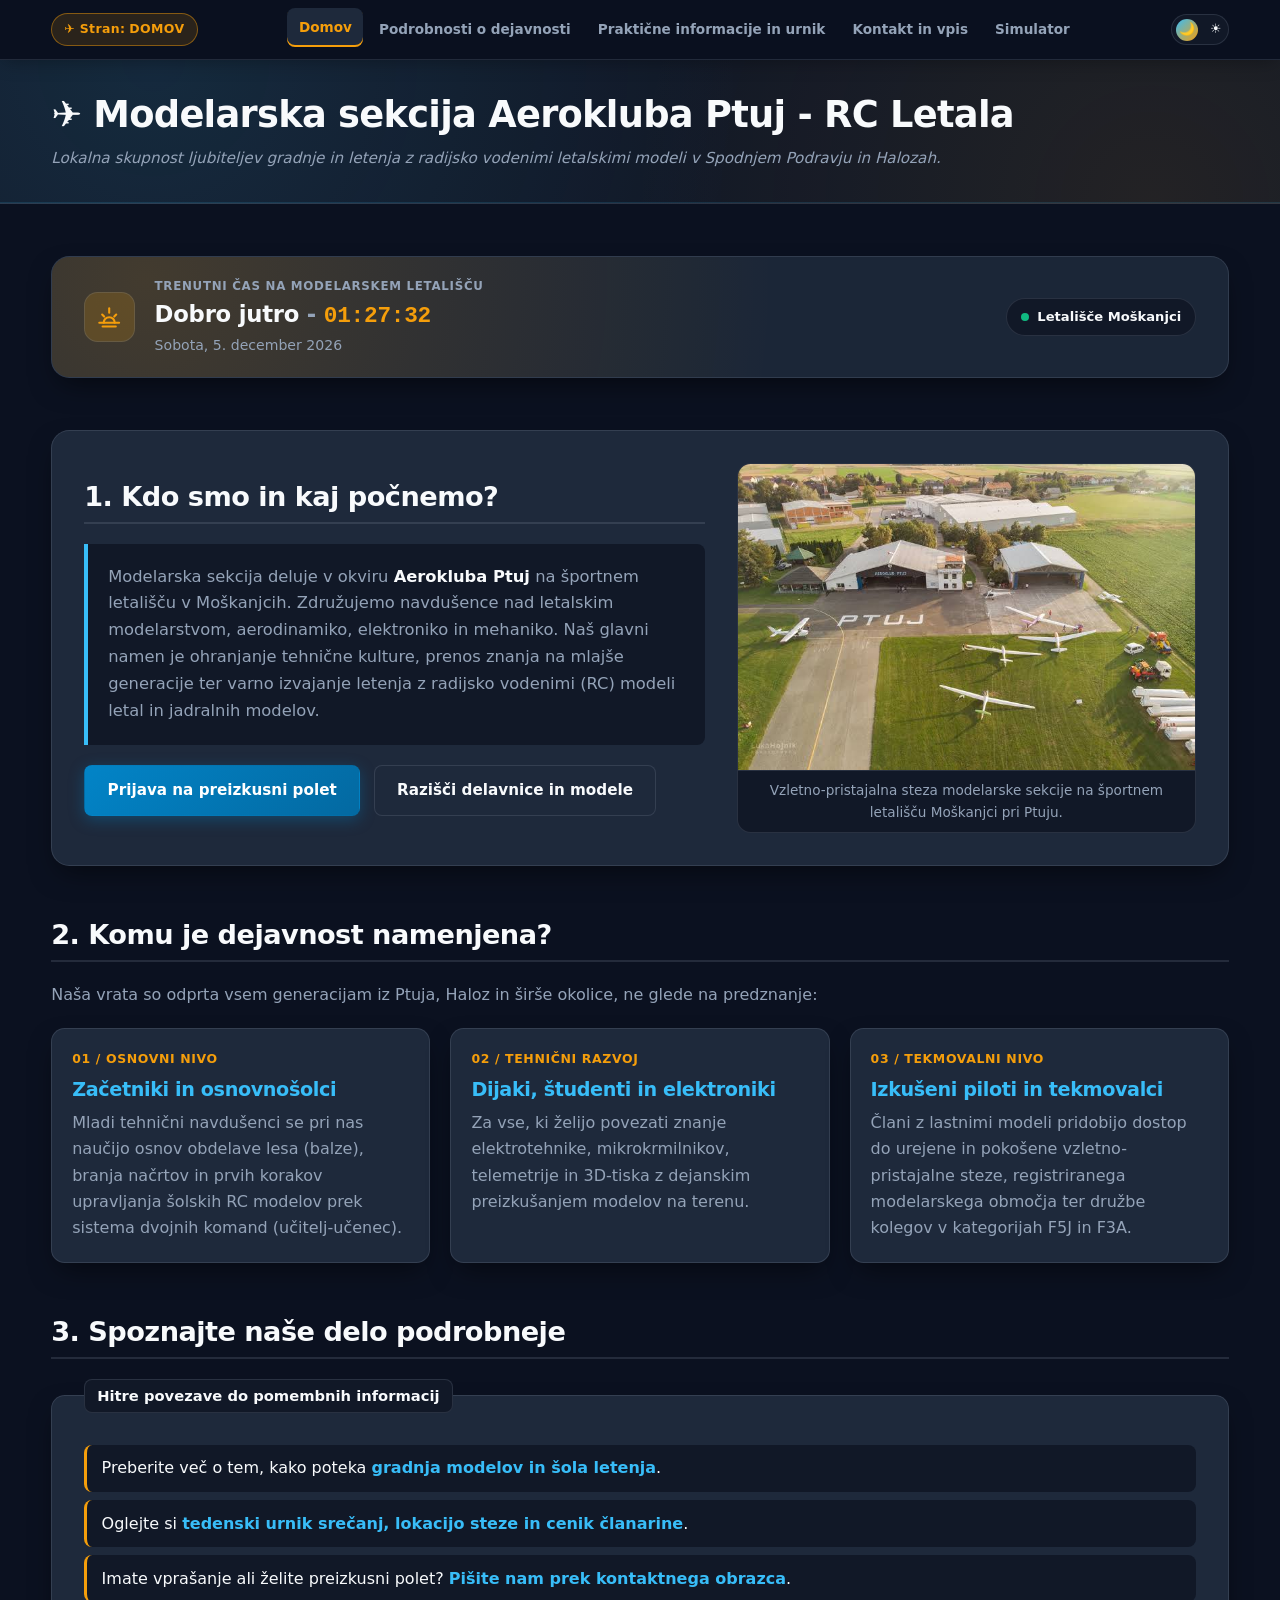
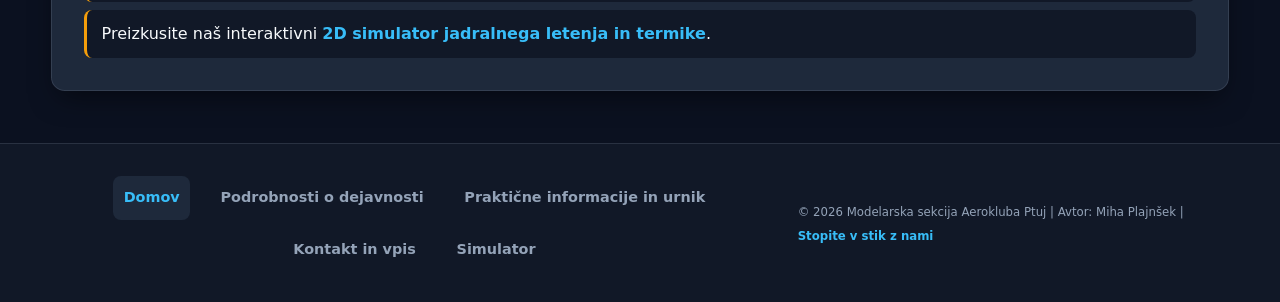
<file: index.html>
<!DOCTYPE html>
<html lang="sl">
<head>
    <meta charset="UTF-8">
    <meta name="viewport" content="width=device-width, initial-scale=1.0">
    <meta name="description" content="Predstavitev Modelarske sekcije Aerokluba Ptuj. Gradnja in letenje z radijsko vodenimi (RC) letali na letališču Moškanjci.">
    <meta name="author" content="Miha Plajnšek">
    <title>RC Modelarstvo Ptuj - Predstavitev</title>
    <!-- // Skupna CSS datoteka za celotno spletno stran -->
    <link rel="stylesheet" href="CSS/style.css">
    <!-- // Unikatna CSS datoteka za vstopno stran -->
    <link rel="stylesheet" href="CSS/index.css">
    <!-- // Skupna JS skripta za temo in navigacijo -->
    <script src="JS/common.js"></script>
    <!-- // Skripta za pozdrav in uro v živo -->
    <script src="JS/index.js" defer></script>
</head>
<body>

    <!--
    //**********************************************************
    // Pripeta zgornja vrstica (Sticky Top Bar):               *
    // Rumeni napis trenutne strani, Pure-CSS DDL meni in tema *
    //**********************************************************
    -->
    <nav class="pripeta-vrstica" aria-label="Glavna navigacija">
        <div class="vsebnik pripeta-notranjost">
            <!-- // Rumeni napis, ki je vedno pripet na vrhu in kaže trenutno stran -->
            <span class="znacka-sekcije">&#9992; Stran: <strong>Domov</strong></span>

            <div class="pripeta-kontrole">
                <!-- // Pure-CSS DDL (spustni meni) za mobilne zaslone brez JS -->
                <input type="checkbox" id="meni-ddl-stikalo" class="skrit-checkbox" aria-label="Odpri navigacijski meni">
                <label for="meni-ddl-stikalo" class="meni-ddl-gumb">
                    <span class="ddl-tekst">Meni</span>
                    <span class="ddl-puscica" aria-hidden="true"></span>
                </label>

                <!-- // Pure-CSS Light/Dark stikalo brez JavaScripta -->
                <div class="tema-preklopnik">
                    <input type="checkbox" id="tema-stikalo" class="skrit-checkbox" aria-label="Preklopi med temnim in svetlim načinom">
                    <label for="tema-stikalo" class="tema-oznaka" title="Preklopi svetli / temni način">
                        <span class="tema-ikona" aria-hidden="true"></span>
                        <span class="tema-ikona" aria-hidden="true"></span>
                        <span class="tema-kroglica"></span>
                    </label>
                </div>
            </div>

            <!-- // Navigacijske povezave (DDL spustni seznam na mobilu, vrstica na namizju) -->
            <ul class="nav-seznam">
                <li><a href="index.html" aria-current="page" class="aktiven">Domov</a></li>
                <li><a href="dejavnost.html">Podrobnosti o dejavnosti</a></li>
                <li><a href="informacije.html">Praktične informacije in urnik</a></li>
                <li><a href="kontakt.html">Kontakt in vpis</a></li>
                <li><a href="simulator.html">Simulator</a></li>
            </ul>
        </div>
    </nav>

    <!--
    //**********************************************************
    // Glava strani z naslovom (se normalno odrola ob drsenju) *
    //**********************************************************
    -->
    <header class="glava-strani">
        <div class="vsebnik glava-vrstica">
            <div class="glava-naslovni-del">
                <h1 id="domov-glavni-naslov">&#9992; Modelarska sekcija Aerokluba Ptuj - RC Letala</h1>
                <p id="domov-podnaslov" class="glava-podnaslov"><em>Lokalna skupnost ljubiteljev gradnje in letenja z radijsko vodenimi letalskimi modeli v Spodnjem Podravju in Halozah.</em></p>
            </div>
        </div>
    </header>

    <!--
    //**********************************************************
    // Glavna vsebina vstopne strani (index.html)              *
    //**********************************************************
    -->
    <main class="vsebnik">

        <!-- // Pozdrav glede na del dneva in ura v živo -->
        <section id="pozdrav-ura-sklop" aria-label="Pozdrav in trenutni čas"></section>

        <!-- // 1. SKLOP: Prepoznavno uvodno območje (Hero), CTA in urejena fotografija -->
        <section id="o-nas">
            <div id="uvodni-grid">
                <div id="uvodni-tekst">
                    <h2 id="naslov-o-nas">1. Kdo smo in kaj počnemo?</h2>
                    <blockquote id="citat-o-nas">
                        <p id="odstavek-o-nas">
                            Modelarska sekcija deluje v okviru <strong>Aerokluba Ptuj</strong> na športnem letališču v Moškanjcih. 
                            Združujemo navdušence nad letalskim modelarstvom, aerodinamiko, elektroniko in mehaniko. 
                            Naš glavni namen je ohranjanje tehnične kulture, prenos znanja na mlajše generacije ter varno 
                            izvajanje letenja z radijsko vodenimi (RC) modeli letal in jadralnih modelov.
                        </p>
                    </blockquote>

                    <!-- // Jasen glavni poziv k dejanju (CTA) -->
                    <div id="uvodni-cta-sklop">
                        <a href="kontakt.html" id="glavni-cta-gumb" class="gumb-primarni">Prijava na preizkusni polet</a>
                        <a href="dejavnost.html" id="sekundarni-cta-gumb" class="gumb-sekundarni">Razišči delavnice in modele</a>
                    </div>
                </div>

                <!-- // Urejena prilagodljiva fotografija (vektorska grafika steze in RC letala) -->
                <figure id="domov-fotografija">
                    <img 
                        id="slika-letalisce" 
                        src="Slike/aeroklub.jpg" 
                        alt="Prikaz vzletno-pristajalne steze letališča Moškanjci">
                    <figcaption id="opis-slike-domov">
                        Vzletno-pristajalna steza modelarske sekcije na športnem letališču Moškanjci pri Ptuju.
                    </figcaption>
                </figure>
            </div>
        </section>

        <!-- // 2. SKLOP: Komu je dejavnost namenjena (CSS Grid postavitev kartic) -->
        <section id="komu-je-namenjeno">
            <h2 id="naslov-skupine">2. Komu je dejavnost namenjena?</h2>
            <p id="opis-skupine">Naša vrata so odprta vsem generacijam iz Ptuja, Haloz in širše okolice, ne glede na predznanje:</p>

            <div id="ciljne-skupine-mreza">
                <article id="kartica-zacetniki">
                    <span id="znacka-zacetniki" class="kartica-stopnja">01 / Osnovni nivo</span>
                    <h3 id="naslov-zacetniki">Začetniki in osnovnošolci</h3>
                    <p id="besedilo-zacetniki">
                        Mladi tehnični navdušenci se pri nas naučijo osnov obdelave lesa (balze), branja načrtov 
                        in prvih korakov upravljanja šolskih RC modelov prek sistema dvojnih komand (učitelj-učenec).
                    </p>
                </article>

                <article id="kartica-dijaki">
                    <span id="znacka-dijaki" class="kartica-stopnja">02 / Tehnični razvoj</span>
                    <h3 id="naslov-dijaki">Dijaki, študenti in elektroniki</h3>
                    <p id="besedilo-dijaki">
                        Za vse, ki želijo povezati znanje elektrotehnike, mikrokrmilnikov, telemetrije in 3D-tiska 
                        z dejanskim preizkušanjem modelov na terenu.
                    </p>
                </article>

                <article id="kartica-izkuseni">
                    <span id="znacka-izkuseni" class="kartica-stopnja">03 / Tekmovalni nivo</span>
                    <h3 id="naslov-izkuseni">Izkušeni piloti in tekmovalci</h3>
                    <p id="besedilo-izkuseni">
                        Člani z lastnimi modeli pridobijo dostop do urejene in pokošene vzletno-pristajalne steze, 
                        registriranega modelarskega območja ter družbe kolegov v kategorijah F5J in F3A.
                    </p>
                </article>
            </div>
        </section>

        <!-- // 3. SKLOP: Spoznajte naše delo podrobneje (Hitre povezave) -->
        <section id="povabilo">
            <h2 id="naslov-povabilo">3. Spoznajte naše delo podrobneje</h2>
            <fieldset id="okvir-povabilo">
                <legend id="legenda-povabilo"><strong>Hitre povezave do pomembnih informacij</strong></legend>
                <ul id="seznam-povabilo">
                    <li id="povezava-element-1">Preberite več o tem, kako poteka <a href="dejavnost.html" id="povezava-dejavnost">gradnja modelov in šola letenja</a>.</li>
                    <li id="povezava-element-2">Oglejte si <a href="informacije.html" id="povezava-informacije">tedenski urnik srečanj, lokacijo steze in cenik članarine</a>.</li>
                    <li id="povezava-element-3">Imate vprašanje ali želite preizkusni polet? <a href="kontakt.html" id="povezava-kontakt">Pišite nam prek kontaktnega obrazca</a>.</li>
                    <li id="povezava-element-4">Preizkusite naš interaktivni <a href="simulator.html" id="povezava-simulator">2D simulator jadralnega letenja in termike</a>.</li>
                </ul>
            </fieldset>
        </section>

    </main>

    <!--
    //**********************************************************
    // Noga spletne strani s spodnjo (footer) navigacijo       *
    //**********************************************************
    -->
    <footer class="noga-strani">
        <div class="vsebnik noga-notranjost">
            <nav class="noga-navigacija" aria-label="Spodnja navigacija">
                <ul class="noga-seznam">
                    <li><a href="index.html" aria-current="page" class="aktiven">Domov</a></li>
                    <li><a href="dejavnost.html">Podrobnosti o dejavnosti</a></li>
                    <li><a href="informacije.html">Praktične informacije in urnik</a></li>
                    <li><a href="kontakt.html">Kontakt in vpis</a></li>
                    <li><a href="simulator.html">Simulator</a></li>
                </ul>
            </nav>
            <p class="noga-avtorske">
                <small>&copy; 2026 Modelarska sekcija Aerokluba Ptuj | Avtor: Miha Plajnšek | <a href="kontakt.html">Stopite v stik z nami</a></small>
            </p>
        </div>
    </footer>

</body>
</html>
</file>
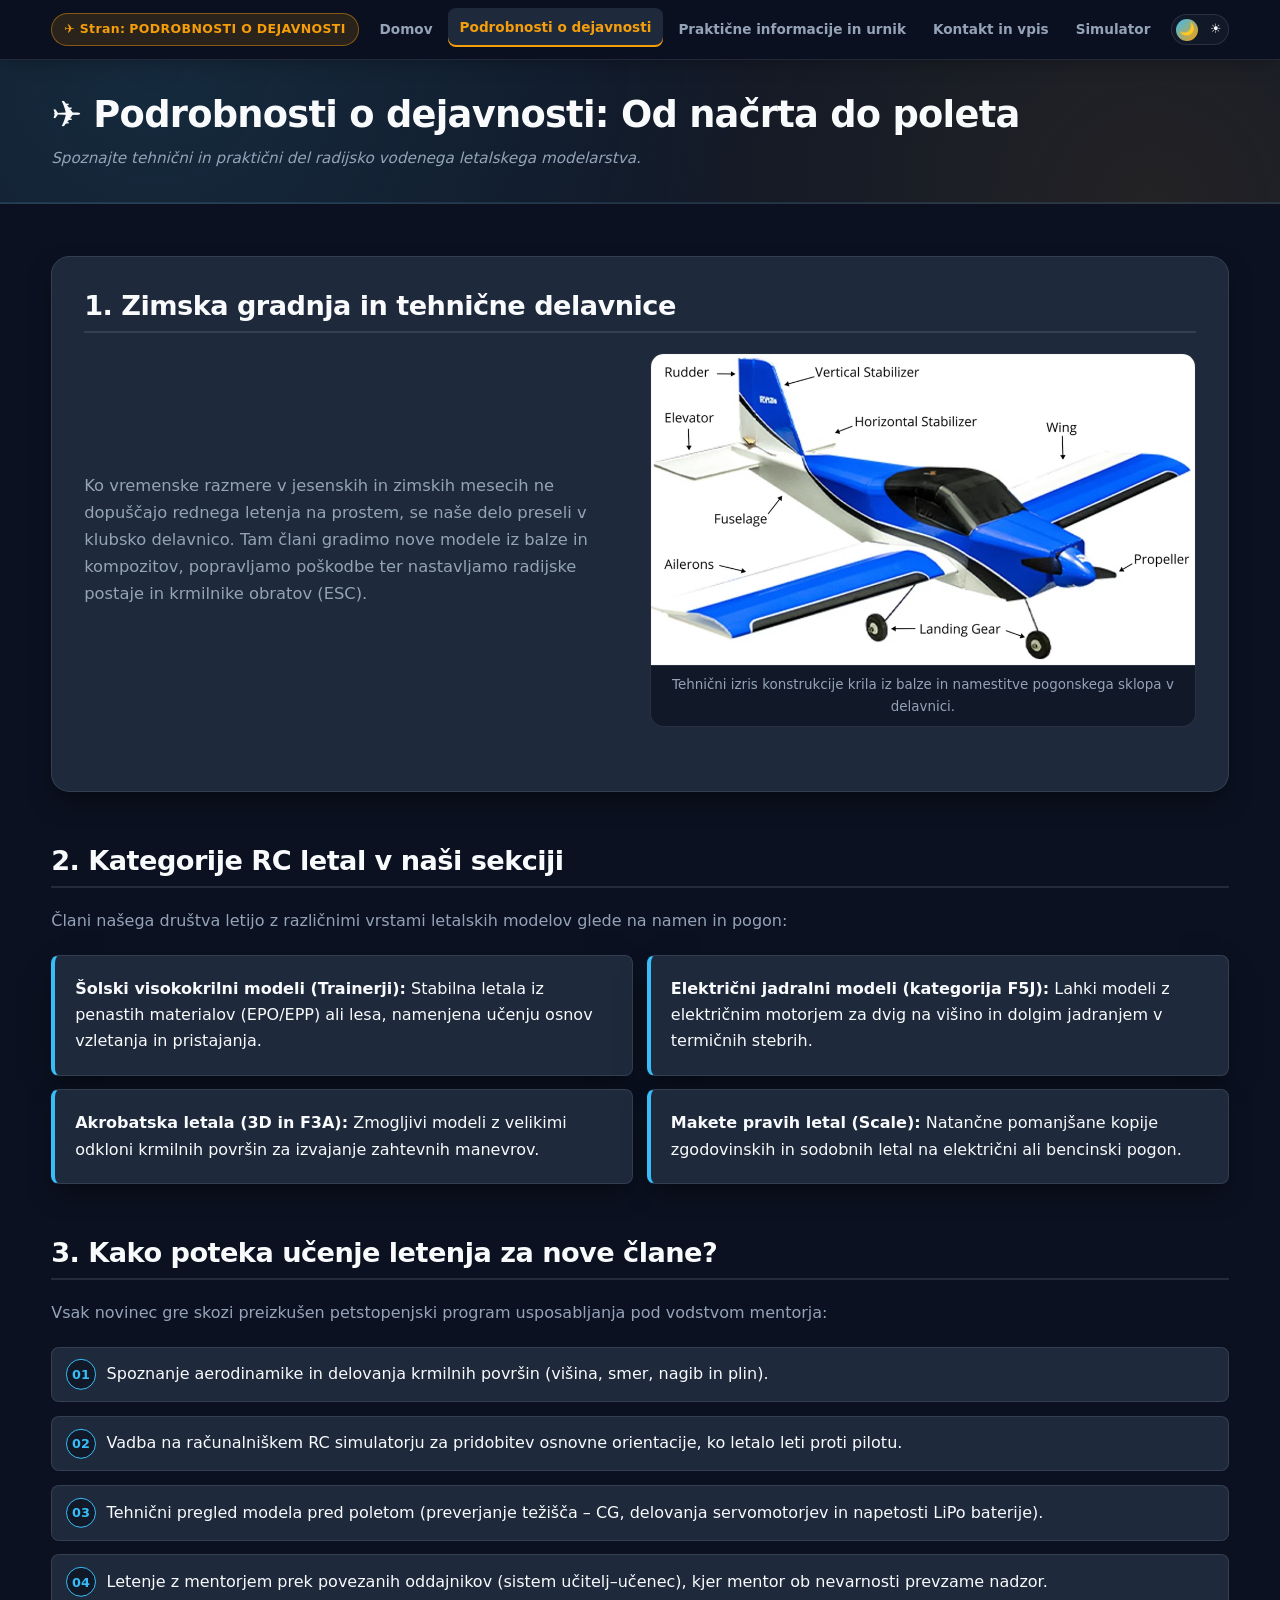
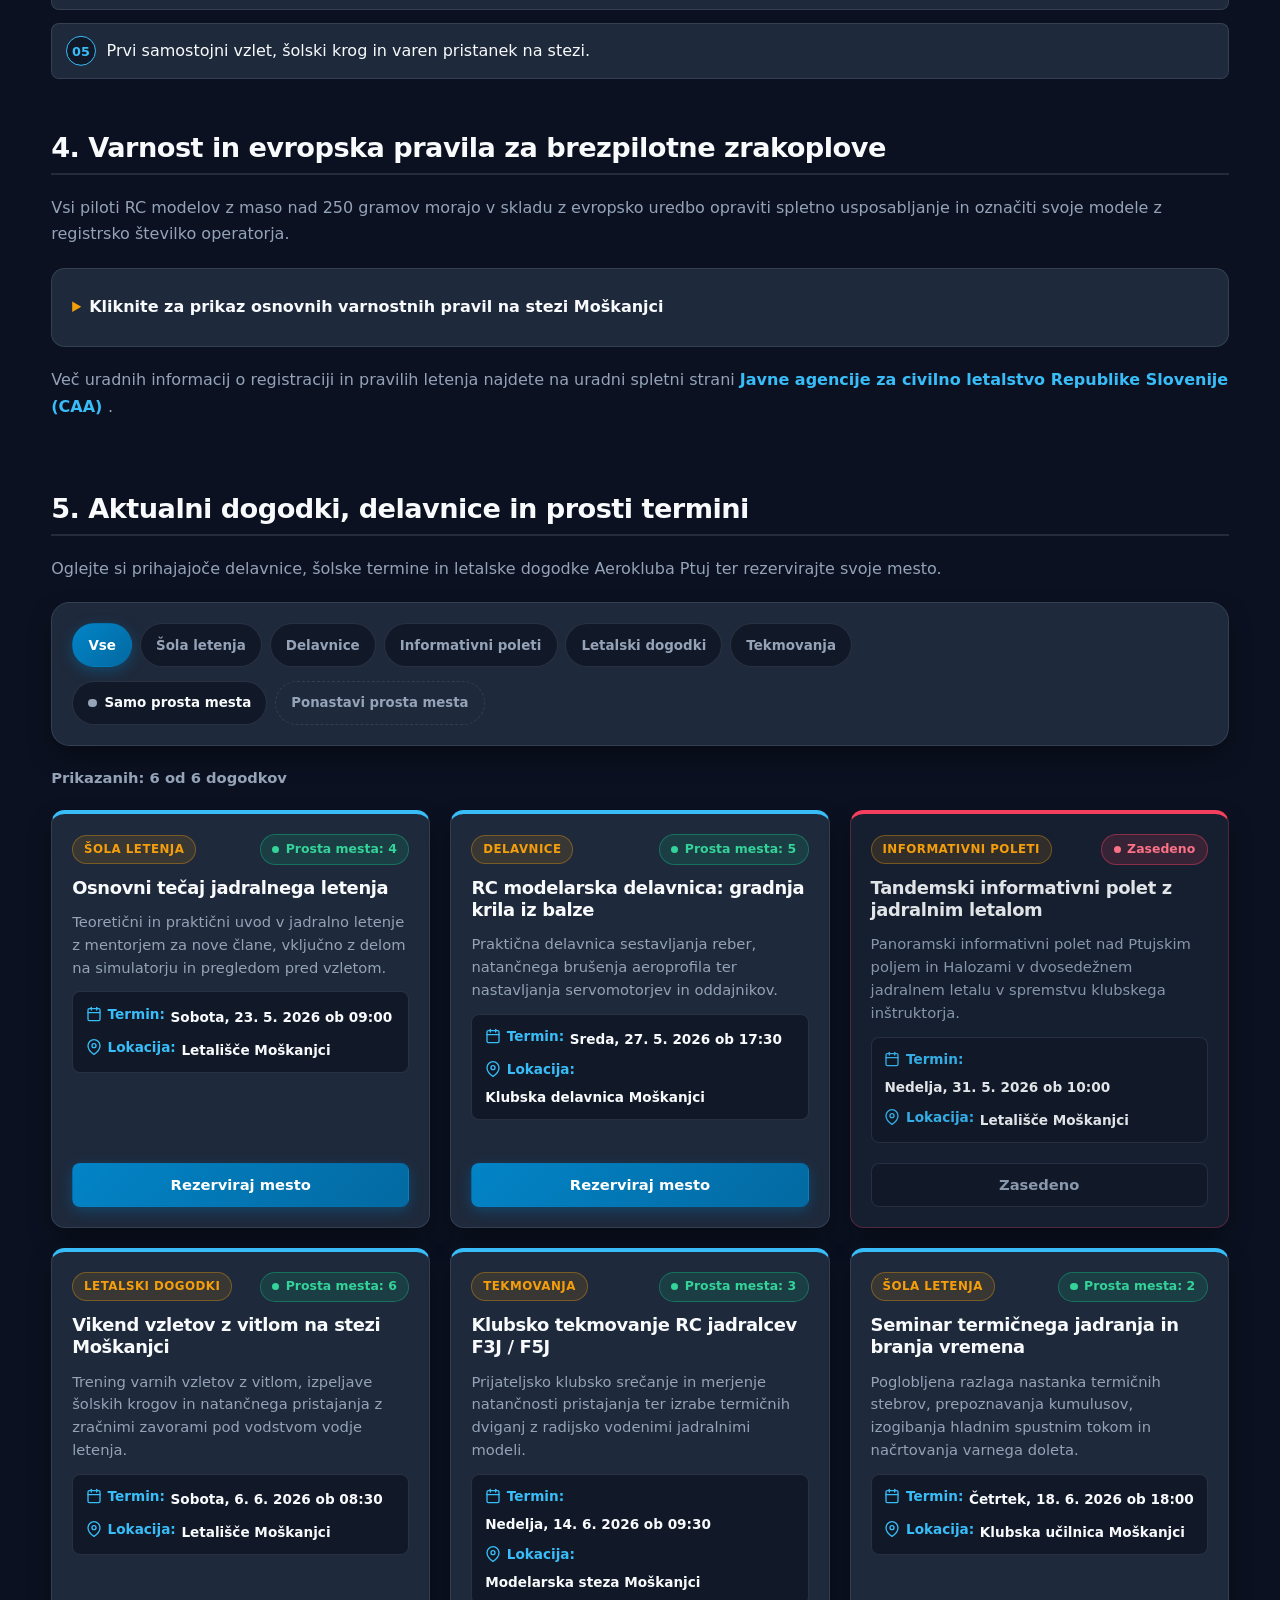
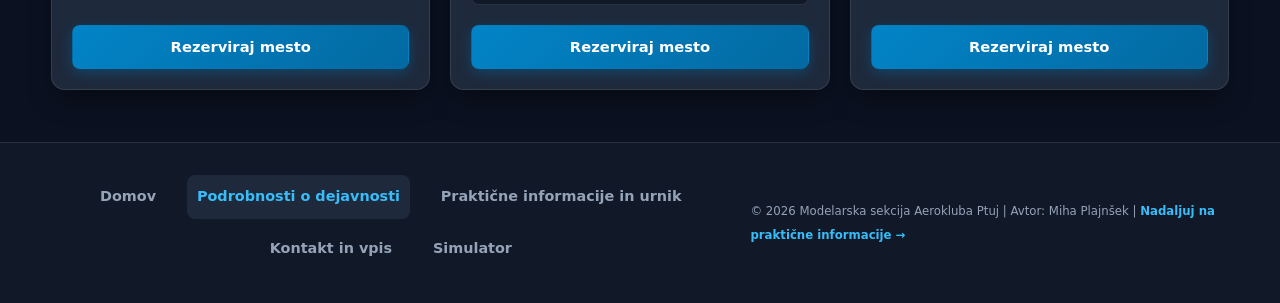
<file: dejavnost.html>
<!DOCTYPE html>
<html lang="sl">
<head>
    <meta charset="UTF-8">
    <meta name="viewport" content="width=device-width, initial-scale=1.0">
    <meta name="description" content="Podrobna predstavitev dejavnosti RC modelarstva: kategorije letal, potek delavnic in varnostna pravila letenja.">
    <meta name="author" content="Miha Plajnšek">
    <title>RC Modelarstvo Ptuj – Podrobnosti o dejavnosti</title>
    <!-- // Skupna CSS datoteka -->
    <link rel="stylesheet" href="CSS/style.css">
    <!-- // Unikatna CSS datoteka za podstran Dejavnost -->
    <link rel="stylesheet" href="CSS/dejavnost.css">
    <!-- // Skupna JS skripta za temo in navigacijo -->
    <script src="JS/common.js"></script>
    <!-- // Unikatna JS skripta za podstran Dejavnost -->
    <script src="JS/dejavnost.js" defer></script>
</head>
<body>

    <!--
    //**********************************************************
    // Pripeta zgornja vrstica (Sticky Top Bar):               *
    // Rumeni napis trenutne strani, Pure-CSS DDL meni in tema *
    //**********************************************************
    -->
    <nav class="pripeta-vrstica" aria-label="Glavna navigacija">
        <div class="vsebnik pripeta-notranjost">
            <!-- // Rumeni napis, ki je vedno pripet na vrhu in kaže trenutno stran -->
            <span class="znacka-sekcije">&#9992; Stran: <strong>Podrobnosti o dejavnosti</strong></span>

            <div class="pripeta-kontrole">
                <!-- // Pure-CSS DDL (spustni meni) za mobilne zaslone brez JS -->
                <input type="checkbox" id="meni-ddl-stikalo" class="skrit-checkbox" aria-label="Odpri navigacijski meni">
                <label for="meni-ddl-stikalo" class="meni-ddl-gumb">
                    <span class="ddl-tekst">Meni</span>
                    <span class="ddl-puscica" aria-hidden="true"></span>
                </label>

                <!-- // Pure-CSS Light/Dark stikalo brez JavaScripta -->
                <div class="tema-preklopnik">
                    <input type="checkbox" id="tema-stikalo" class="skrit-checkbox" aria-label="Preklopi med temnim in svetlim načinom">
                    <label for="tema-stikalo" class="tema-oznaka" title="Preklopi svetli / temni način">
                        <span class="tema-ikona" aria-hidden="true"></span>
                        <span class="tema-ikona" aria-hidden="true"></span>
                        <span class="tema-kroglica"></span>
                    </label>
                </div>
            </div>

            <!-- // Navigacijske povezave (DDL spustni seznam na mobilu, vrstica na namizju) -->
            <ul class="nav-seznam">
                <li><a href="index.html">Domov</a></li>
                <li><a href="dejavnost.html" aria-current="page" class="aktiven">Podrobnosti o dejavnosti</a></li>
                <li><a href="informacije.html">Praktične informacije in urnik</a></li>
                <li><a href="kontakt.html">Kontakt in vpis</a></li>
                <li><a href="simulator.html">Simulator</a></li>
            </ul>
        </div>
    </nav>

    <!--
    //**********************************************************
    // Glava strani z naslovom (se normalno odrola ob drsenju) *
    //**********************************************************
    -->
    <header class="glava-strani">
        <div class="vsebnik glava-vrstica">
            <div class="glava-naslovni-del">
                <h1 id="dejavnost-glavni-naslov">&#9992; Podrobnosti o dejavnosti: Od načrta do poleta</h1>
                <p id="dejavnost-podnaslov" class="glava-podnaslov"><em>Spoznajte tehnični in praktični del radijsko vodenega letalskega modelarstva.</em></p>
            </div>
        </div>
    </header>

    <!--
    //**********************************************************
    // Glavna vsebina podstrani Dejavnost (dejavnost.html)     *
    //**********************************************************
    -->
    <main class="vsebnik">

        <!-- // 1. SKLOP: Kombinacija slike in besedila + tehnična skica -->
        <section id="delavnica">
            <h2 id="naslov-delavnica">1. Zimska gradnja in tehnične delavnice</h2>

            <div id="delavnica-slika-besedilo">
                <div id="delavnica-opisni-del">
                    <p id="odstavek-delavnica">
                        Ko vremenske razmere v jesenskih in zimskih mesecih ne dopuščajo rednega letenja na prostem, 
                        se naše delo preseli v klubsko delavnico. Tam člani gradimo nove modele iz balze in kompozitov, 
                        popravljamo poškodbe ter nastavljamo radijske postaje in krmilnike obratov (ESC).
                    </p>
                </div>

                <figure id="delavnica-fotografija">
                    <img 
                        id="slika-delavnica" 
                        src="Slike/rc-plane.webp" 
                        alt=" [ Propeler in brezkrtačni motor ]
                                       |
                                     __|__
               Krilo (nagib) -------/  |  \------- Krilo (nagib)
                ===================[ TRUP ]===================
                                       |
                                       |--- Trup (baterija LiPo + sprejemnik)
                                       |
                              ---------+--------- Višinsko krmilo
                                       |
                                  Smerno krmilo">
                    <figcaption id="opis-slike-delavnica">
                        Tehnični izris konstrukcije krila iz balze in namestitve pogonskega sklopa v delavnici.
                    </figcaption>
                </figure>
            </div>
        </section>

        <!-- // 2. SKLOP: Kategorije RC letal (oblikovan neurejen seznam) -->
        <section id="kategorije-modelov">
            <h2 id="naslov-kategorije">2. Kategorije RC letal v naši sekciji</h2>
            <p id="uvod-kategorije">Člani našega društva letijo z različnimi vrstami letalskih modelov glede na namen in pogon:</p>
            <ul id="seznam-kategorij">
                <li id="kategorija-trainer"><strong>Šolski visokokrilni modeli (Trainerji):</strong> Stabilna letala iz penastih materialov (EPO/EPP) ali lesa, namenjena učenju osnov vzletanja in pristajanja.</li>
                <li id="kategorija-f5j"><strong>Električni jadralni modeli (kategorija F5J):</strong> Lahki modeli z električnim motorjem za dvig na višino in dolgim jadranjem v termičnih stebrih.</li>
                <li id="kategorija-3d"><strong>Akrobatska letala (3D in F3A):</strong> Zmogljivi modeli z velikimi odkloni krmilnih površin za izvajanje zahtevnih manevrov.</li>
                <li id="kategorija-scale"><strong>Makete pravih letal (Scale):</strong> Natančne pomanjšane kopije zgodovinskih in sodobnih letal na električni ali bencinski pogon.</li>
            </ul>
        </section>

        <!-- // 3. SKLOP: Šola letenja (oblikovan oštevilčen seznam korakov) -->
        <section id="sola-letenja">
            <h2 id="naslov-sola">3. Kako poteka učenje letenja za nove člane?</h2>
            <p id="uvod-sola">Vsak novinec gre skozi preizkušen petstopenjski program usposabljanja pod vodstvom mentorja:</p>
            <ol id="koraki-ucenja">
                <li id="korak-1">Spoznanje aerodinamike in delovanja krmilnih površin (višina, smer, nagib in plin).</li>
                <li id="korak-2">Vadba na računalniškem RC simulatorju za pridobitev osnovne orientacije, ko letalo leti proti pilotu.</li>
                <li id="korak-3">Tehnični pregled modela pred poletom (preverjanje težišča – CG, delovanja servomotorjev in napetosti LiPo baterije).</li>
                <li id="korak-4">Letenje z mentorjem prek povezanih oddajnikov (sistem učitelj–učenec), kjer mentor ob nevarnosti prevzame nadzor.</li>
                <li id="korak-5">Prvi samostojni vzlet, šolski krog in varen pristanek na stezi.</li>
            </ol>
        </section>

        <!-- // 4. SKLOP: Zakonodaja in varnostna pravila (details harmonika brez JS) -->
        <section id="zakonodaja">
            <h2 id="naslov-zakonodaja">4. Varnost in evropska pravila za brezpilotne zrakoplove</h2>
            <p id="uvod-zakonodaja">
                Vsi piloti RC modelov z maso nad 250 gramov morajo v skladu z evropsko uredbo opraviti 
                spletno usposabljanje in označiti svoje modele z registrsko številko operatorja.
            </p>
            <details id="varnostna-harmonika">
                <summary id="varnostni-povzetek"><strong>Kliknite za prikaz osnovnih varnostnih pravil na stezi Moškanjci</strong></summary>
                <ul id="seznam-varnostnih-pravil">
                    <li id="pravilo-1">Najvišja dovoljena višina letenja v coni letališča je 120 metrov nad terenom.</li>
                    <li id="pravilo-2">Prepovedano je letenje nad parkiriščem, hangarji in skupinami ljudi.</li>
                    <li id="pravilo-3">Pred vklopom oddajnika in priklopom pogonske baterije mora pilot preveriti prostost vzletne steze.</li>
                </ul>
            </details>
            <p id="caa-povezava-odstavek">
                Več uradnih informacij o registraciji in pravilih letenja najdete na uradni spletni strani 
                <a href="https://www.caa.si/brezpilotni-zrakoplovi.html" id="zunanja-povezava-caa" target="_blank" rel="noopener noreferrer">
                    Javne agencije za civilno letalstvo Republike Slovenije (CAA)
                </a>.
            </p>
        </section>

        <!-- // 5. SKLOP: Aktualni dogodki, delavnice in prosti termini -->
        <section id="aktualne-dejavnosti">
            <h2 id="naslov-aktualne-dejavnosti">5. Aktualni dogodki, delavnice in prosti termini</h2>
            <p id="uvod-aktualne-dejavnosti">Oglejte si prihajajoče delavnice, šolske termine in letalske dogodke Aerokluba Ptuj ter rezervirajte svoje mesto.</p>
            <div id="dejavnosti-vsebnik"></div>
        </section>

    </main>

    <!--
    //**********************************************************
    // Noga spletne strani s spodnjo (footer) navigacijo       *
    //**********************************************************
    -->
    <footer class="noga-strani">
        <div class="vsebnik noga-notranjost">
            <nav class="noga-navigacija" aria-label="Spodnja navigacija">
                <ul class="noga-seznam">
                    <li><a href="index.html">Domov</a></li>
                    <li><a href="dejavnost.html" aria-current="page" class="aktiven">Podrobnosti o dejavnosti</a></li>
                    <li><a href="informacije.html">Praktične informacije in urnik</a></li>
                    <li><a href="kontakt.html">Kontakt in vpis</a></li>
                    <li><a href="simulator.html">Simulator</a></li>
                </ul>
            </nav>
            <p class="noga-avtorske">
                <small>&copy; 2026 Modelarska sekcija Aerokluba Ptuj | Avtor: Miha Plajnšek | <a href="informacije.html">Nadaljuj na praktične informacije &rarr;</a></small>
            </p>
        </div>
    </footer>

</body>
</html>
</file>
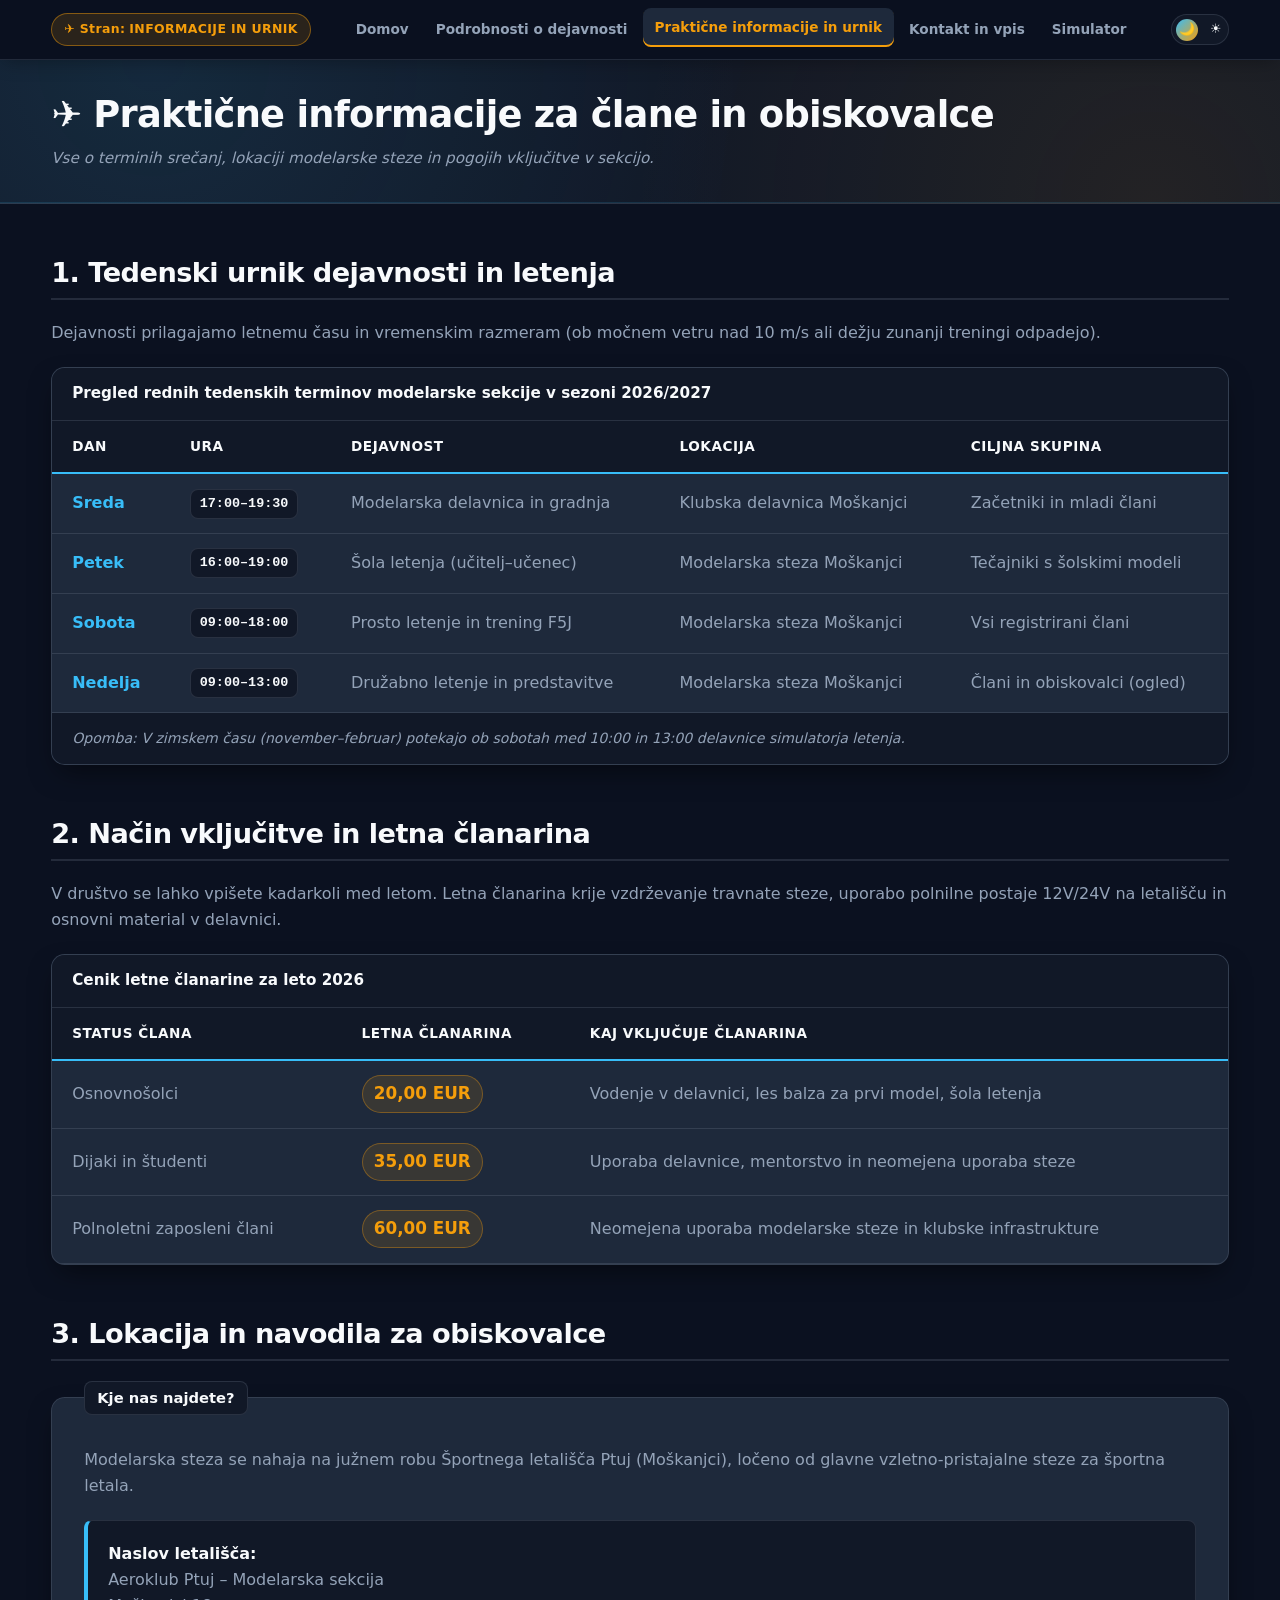
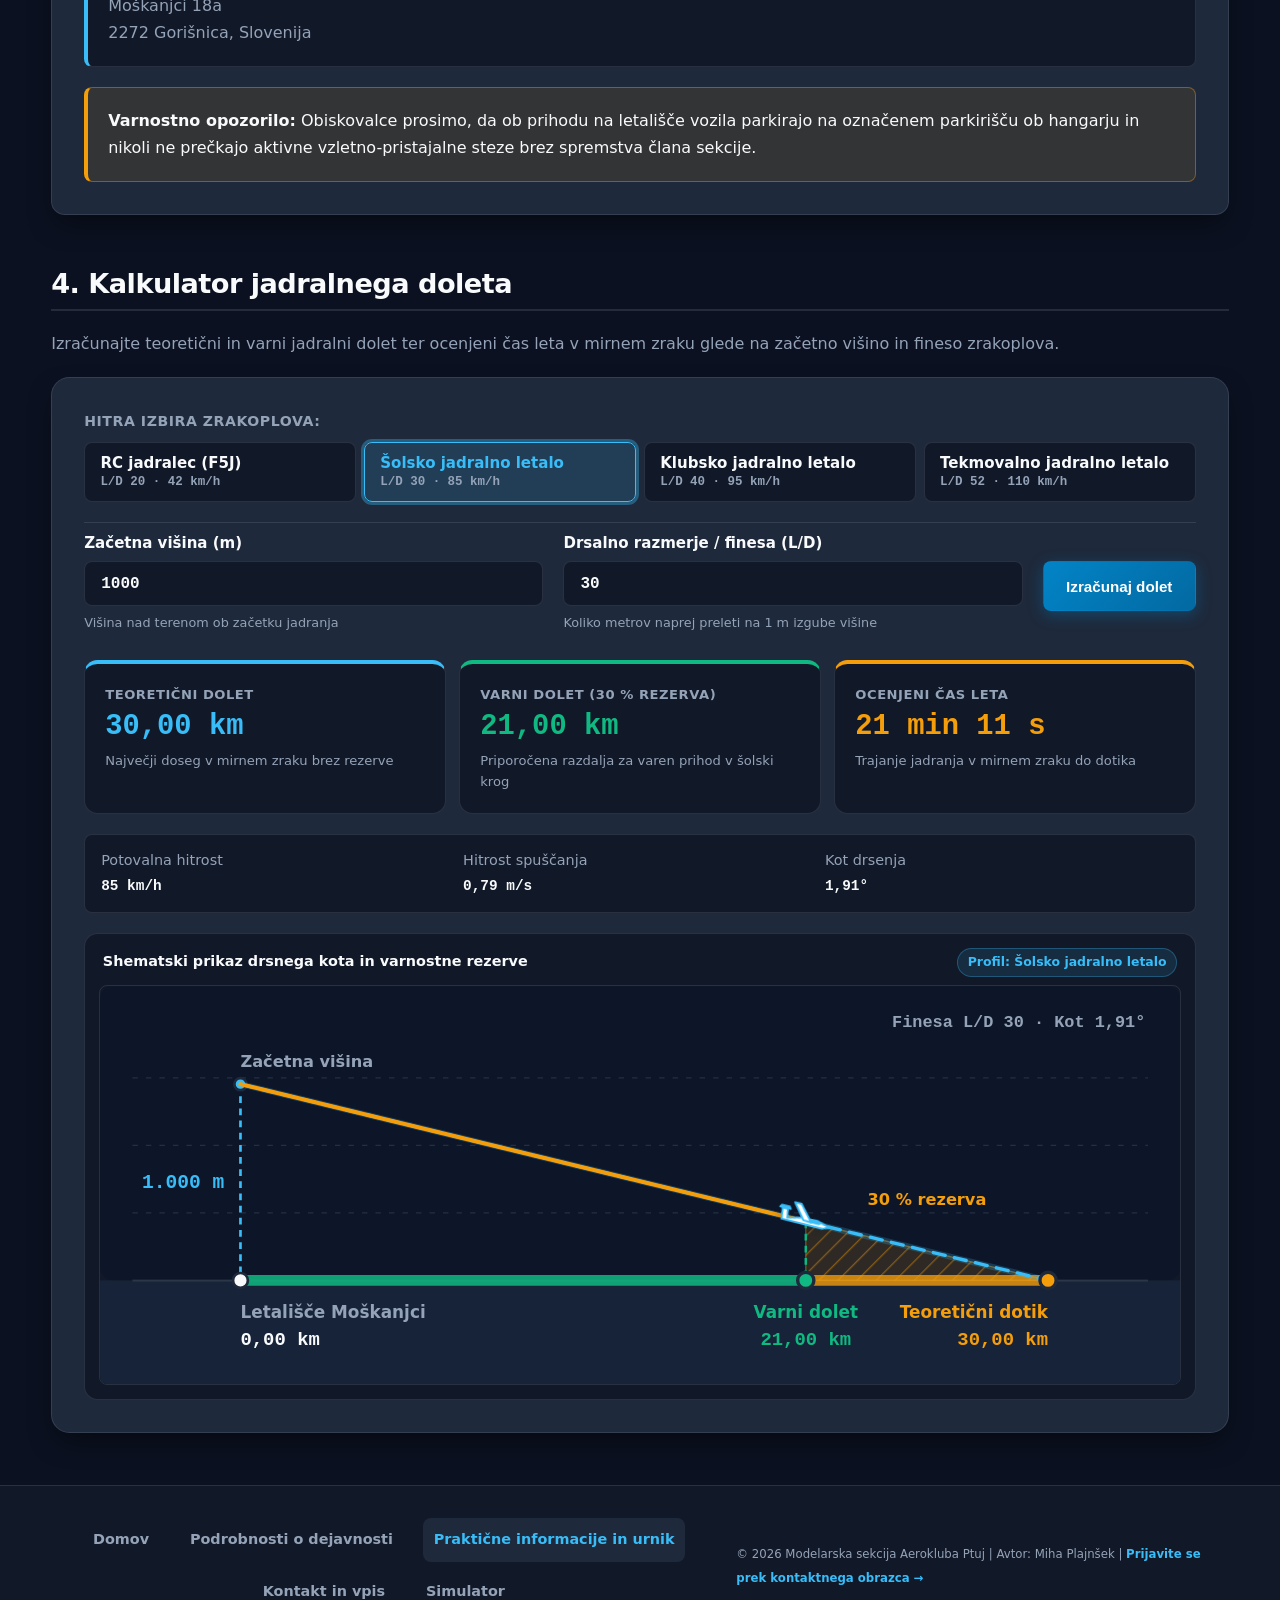
<file: informacije.html>
<!DOCTYPE html>
<html lang="sl">
<head>
    <meta charset="UTF-8">
    <meta name="viewport" content="width=device-width, initial-scale=1.0">
    <meta name="description" content="Urnik treningov in delavnic, cenik članarine ter lokacija modelarske steze na letališču Moškanjci pri Ptuju.">
    <meta name="author" content="Miha Plajnšek">
    <title>RC Modelarstvo Ptuj – Praktične informacije</title>
    <!-- // Skupna CSS datoteka -->
    <link rel="stylesheet" href="CSS/style.css">
    <!-- // Unikatna CSS datoteka za podstran Informacije -->
    <link rel="stylesheet" href="CSS/informacije.css">
    <!-- // Skupna in podstranska JS datoteka -->
    <script src="JS/common.js"></script>
    <script src="JS/informacije.js" defer></script>
</head>
<body>

    <!--
    //**********************************************************
    // Pripeta zgornja vrstica (Sticky Top Bar):               *
    // Rumeni napis trenutne strani, Pure-CSS DDL meni in tema *
    //**********************************************************
    -->
    <nav class="pripeta-vrstica" aria-label="Glavna navigacija">
        <div class="vsebnik pripeta-notranjost">
            <!-- // Rumeni napis, ki je vedno pripet na vrhu in kaže trenutno stran -->
            <span class="znacka-sekcije">&#9992; Stran: <strong>Informacije in urnik</strong></span>

            <div class="pripeta-kontrole">
                <!-- // Pure-CSS DDL (spustni meni) za mobilne zaslone brez JS -->
                <input type="checkbox" id="meni-ddl-stikalo" class="skrit-checkbox" aria-label="Odpri navigacijski meni">
                <label for="meni-ddl-stikalo" class="meni-ddl-gumb">
                    <span class="ddl-tekst">Meni</span>
                    <span class="ddl-puscica" aria-hidden="true">&#9662;</span>
                </label>

                <!-- // Pure-CSS Light/Dark stikalo brez JavaScripta -->
                <div class="tema-preklopnik">
                    <input type="checkbox" id="tema-stikalo" class="skrit-checkbox" aria-label="Preklopi med temnim in svetlim načinom">
                    <label for="tema-stikalo" class="tema-oznaka" title="Preklopi svetli / temni način">
                        <span class="tema-ikona" aria-hidden="true">&#127769;</span>
                        <span class="tema-ikona" aria-hidden="true">&#9728;&#65039;</span>
                        <span class="tema-kroglica"></span>
                    </label>
                </div>
            </div>

            <!-- // Navigacijske povezave (DDL spustni seznam na mobilu, vrstica na namizju) -->
            <ul class="nav-seznam">
                <li><a href="index.html">Domov</a></li>
                <li><a href="dejavnost.html">Podrobnosti o dejavnosti</a></li>
                <li><a href="informacije.html" aria-current="page" class="aktiven">Praktične informacije in urnik</a></li>
                <li><a href="kontakt.html">Kontakt in vpis</a></li>
                <li><a href="simulator.html">Simulator</a></li>
            </ul>
        </div>
    </nav>

    <!--
    //**********************************************************
    // Glava strani z naslovom (se normalno odrola ob drsenju) *
    //**********************************************************
    -->
    <header class="glava-strani">
        <div class="vsebnik glava-vrstica">
            <div class="glava-naslovni-del">
                <h1 id="informacije-glavni-naslov">&#9992; Praktične informacije za člane in obiskovalce</h1>
                <p id="informacije-podnaslov" class="glava-podnaslov"><em>Vse o terminih srečanj, lokaciji modelarske steze in pogojih vključitve v sekcijo.</em></p>
            </div>
        </div>
    </header>

    <!--
    //**********************************************************
    // Glavna vsebina podstrani Informacije (informacije.html) *
    //**********************************************************
    -->
    <main class="vsebnik">

        <!-- // 1. SKLOP: Tedenski urnik v odzivnem drsnem vsebniku -->
        <section id="urnik">
            <h2 id="naslov-urnik">1. Tedenski urnik dejavnosti in letenja</h2>
            <p id="opis-urnik">
                Dejavnosti prilagajamo letnemu času in vremenskim razmeram (ob močnem vetru nad 10 m/s ali dežju 
                zunanji treningi odpadejo).
            </p>

            <div id="ovoj-tabele-urnik" class="tabela-ovoj">
                <table id="tabela-urnik">
                    <caption id="naslov-tabele-urnik"><strong>Pregled rednih tedenskih terminov modelarske sekcije v sezoni 2026/2027</strong></caption>
                    <thead id="glava-tabele-urnik">
                        <tr>
                            <th scope="col">Dan</th>
                            <th scope="col">Ura</th>
                            <th scope="col">Dejavnost</th>
                            <th scope="col">Lokacija</th>
                            <th scope="col">Ciljna skupina</th>
                        </tr>
                    </thead>
                    <tbody id="telo-tabele-urnik">
                        <tr id="vrstica-sreda">
                            <td><strong class="poudarjen-dan">Sreda</strong></td>
                            <td><span class="ura-znacka">17:00–19:30</span></td>
                            <td>Modelarska delavnica in gradnja</td>
                            <td>Klubska delavnica Moškanjci</td>
                            <td>Začetniki in mladi člani</td>
                        </tr>
                        <tr id="vrstica-petek">
                            <td><strong class="poudarjen-dan">Petek</strong></td>
                            <td><span class="ura-znacka">16:00–19:00</span></td>
                            <td>Šola letenja (učitelj–učenec)</td>
                            <td>Modelarska steza Moškanjci</td>
                            <td>Tečajniki s šolskimi modeli</td>
                        </tr>
                        <tr id="vrstica-sobota">
                            <td><strong class="poudarjen-dan">Sobota</strong></td>
                            <td><span class="ura-znacka">09:00–18:00</span></td>
                            <td>Prosto letenje in trening F5J</td>
                            <td>Modelarska steza Moškanjci</td>
                            <td>Vsi registrirani člani</td>
                        </tr>
                        <tr id="vrstica-nedelja">
                            <td><strong class="poudarjen-dan">Nedelja</strong></td>
                            <td><span class="ura-znacka">09:00–13:00</span></td>
                            <td>Družabno letenje in predstavitve</td>
                            <td>Modelarska steza Moškanjci</td>
                            <td>Člani in obiskovalci (ogled)</td>
                        </tr>
                    </tbody>
                    <tfoot id="noga-tabele-urnik">
                        <tr>
                            <td colspan="5">
                                <em>Opomba: V zimskem času (november–februar) potekajo ob sobotah med 10:00 in 13:00 delavnice simulatorja letenja.</em>
                            </td>
                        </tr>
                    </tfoot>
                </table>
            </div>
        </section>

        <!-- // 2. SKLOP: Cenik letne članarine z izstopajočimi zneski -->
        <section id="clanarina">
            <h2 id="naslov-clanarina">2. Način vključitve in letna članarina</h2>
            <p id="opis-clanarina">
                V društvo se lahko vpišete kadarkoli med letom. Letna članarina krije vzdrževanje travnate steze, 
                uporabo polnilne postaje 12V/24V na letališču in osnovni material v delavnici.
            </p>

            <div id="ovoj-tabele-clanarina" class="tabela-ovoj">
                <table id="tabela-clanarina">
                    <caption id="naslov-tabele-clanarina"><strong>Cenik letne članarine za leto 2026</strong></caption>
                    <thead id="glava-tabele-clanarina">
                        <tr>
                            <th scope="col">Status člana</th>
                            <th scope="col">Letna članarina</th>
                            <th scope="col">Kaj vključuje članarina</th>
                        </tr>
                    </thead>
                    <tbody id="telo-tabele-clanarina">
                        <tr id="clanarina-osnovnosolci">
                            <td>Osnovnošolci</td>
                            <td><strong id="cena-osnovnosolci" class="poudarjena-cena">20,00 EUR</strong></td>
                            <td>Vodenje v delavnici, les balza za prvi model, šola letenja</td>
                        </tr>
                        <tr id="clanarina-dijaki">
                            <td>Dijaki in študenti</td>
                            <td><strong id="cena-dijaki" class="poudarjena-cena">35,00 EUR</strong></td>
                            <td>Uporaba delavnice, mentorstvo in neomejena uporaba steze</td>
                        </tr>
                        <tr id="clanarina-zaposleni">
                            <td>Polnoletni zaposleni člani</td>
                            <td><strong id="cena-zaposleni" class="poudarjena-cena">60,00 EUR</strong></td>
                            <td>Neomejena uporaba modelarske steze in klubske infrastrukture</td>
                        </tr>
                    </tbody>
                </table>
            </div>
        </section>

        <!-- // 3. SKLOP: Lokacija in varnostno opozorilo -->
        <section id="lokacija">
            <h2 id="naslov-lokacija">3. Lokacija in navodila za obiskovalce</h2>
            <fieldset id="okvir-lokacija">
                <legend id="legenda-lokacija"><strong>Kje nas najdete?</strong></legend>
                <p id="opis-lokacija">
                    Modelarska steza se nahaja na južnem robu Športnega letališča Ptuj (Moškanjci), ločeno od glavne 
                    vzletno-pristajalne steze za športna letala.
                </p>
                <address id="naslov-letalisce">
                    <strong>Naslov letališča:</strong><br>
                    Aeroklub Ptuj – Modelarska sekcija<br>
                    Moškanjci 18a<br>
                    2272 Gorišnica, Slovenija
                </address>
                <aside id="varnostno-opozorilo-okvir">
                    <p id="varnostno-opozorilo-tekst">
                        <strong>Varnostno opozorilo:</strong> Obiskovalce prosimo, da ob prihodu na letališče vozila parkirajo 
                        na označenem parkirišču ob hangarju in nikoli ne prečkajo aktivne vzletno-pristajalne steze brez spremstva člana sekcije.
                    </p>
                </aside>
            </fieldset>
        </section>

        <!-- // 4. SKLOP: Interaktivni kalkulator jadralnega doleta -->
        <section id="kalkulator-doleta">
            <h2 id="naslov-kalkulator">4. Kalkulator jadralnega doleta</h2>
            <p id="uvod-kalkulator">Izračunajte teoretični in varni jadralni dolet ter ocenjeni čas leta v mirnem zraku glede na začetno višino in fineso zrakoplova.</p>
            <div id="kalkulator-vsebnik"></div>
        </section>

    </main>

    <!--
    //**********************************************************
    // Noga spletne strani s spodnjo (footer) navigacijo       *
    //**********************************************************
    -->
    <footer class="noga-strani">
        <div class="vsebnik noga-notranjost">
            <nav class="noga-navigacija" aria-label="Spodnja navigacija">
                <ul class="noga-seznam">
                    <li><a href="index.html">Domov</a></li>
                    <li><a href="dejavnost.html">Podrobnosti o dejavnosti</a></li>
                    <li><a href="informacije.html" aria-current="page" class="aktiven">Praktične informacije in urnik</a></li>
                    <li><a href="kontakt.html">Kontakt in vpis</a></li>
                    <li><a href="simulator.html">Simulator</a></li>
                </ul>
            </nav>
            <p class="noga-avtorske">
                <small>&copy; 2026 Modelarska sekcija Aerokluba Ptuj | Avtor: Miha Plajnšek | <a href="kontakt.html">Prijavite se prek kontaktnega obrazca &rarr;</a></small>
            </p>
        </div>
    </footer>

</body>
</html>
</file>
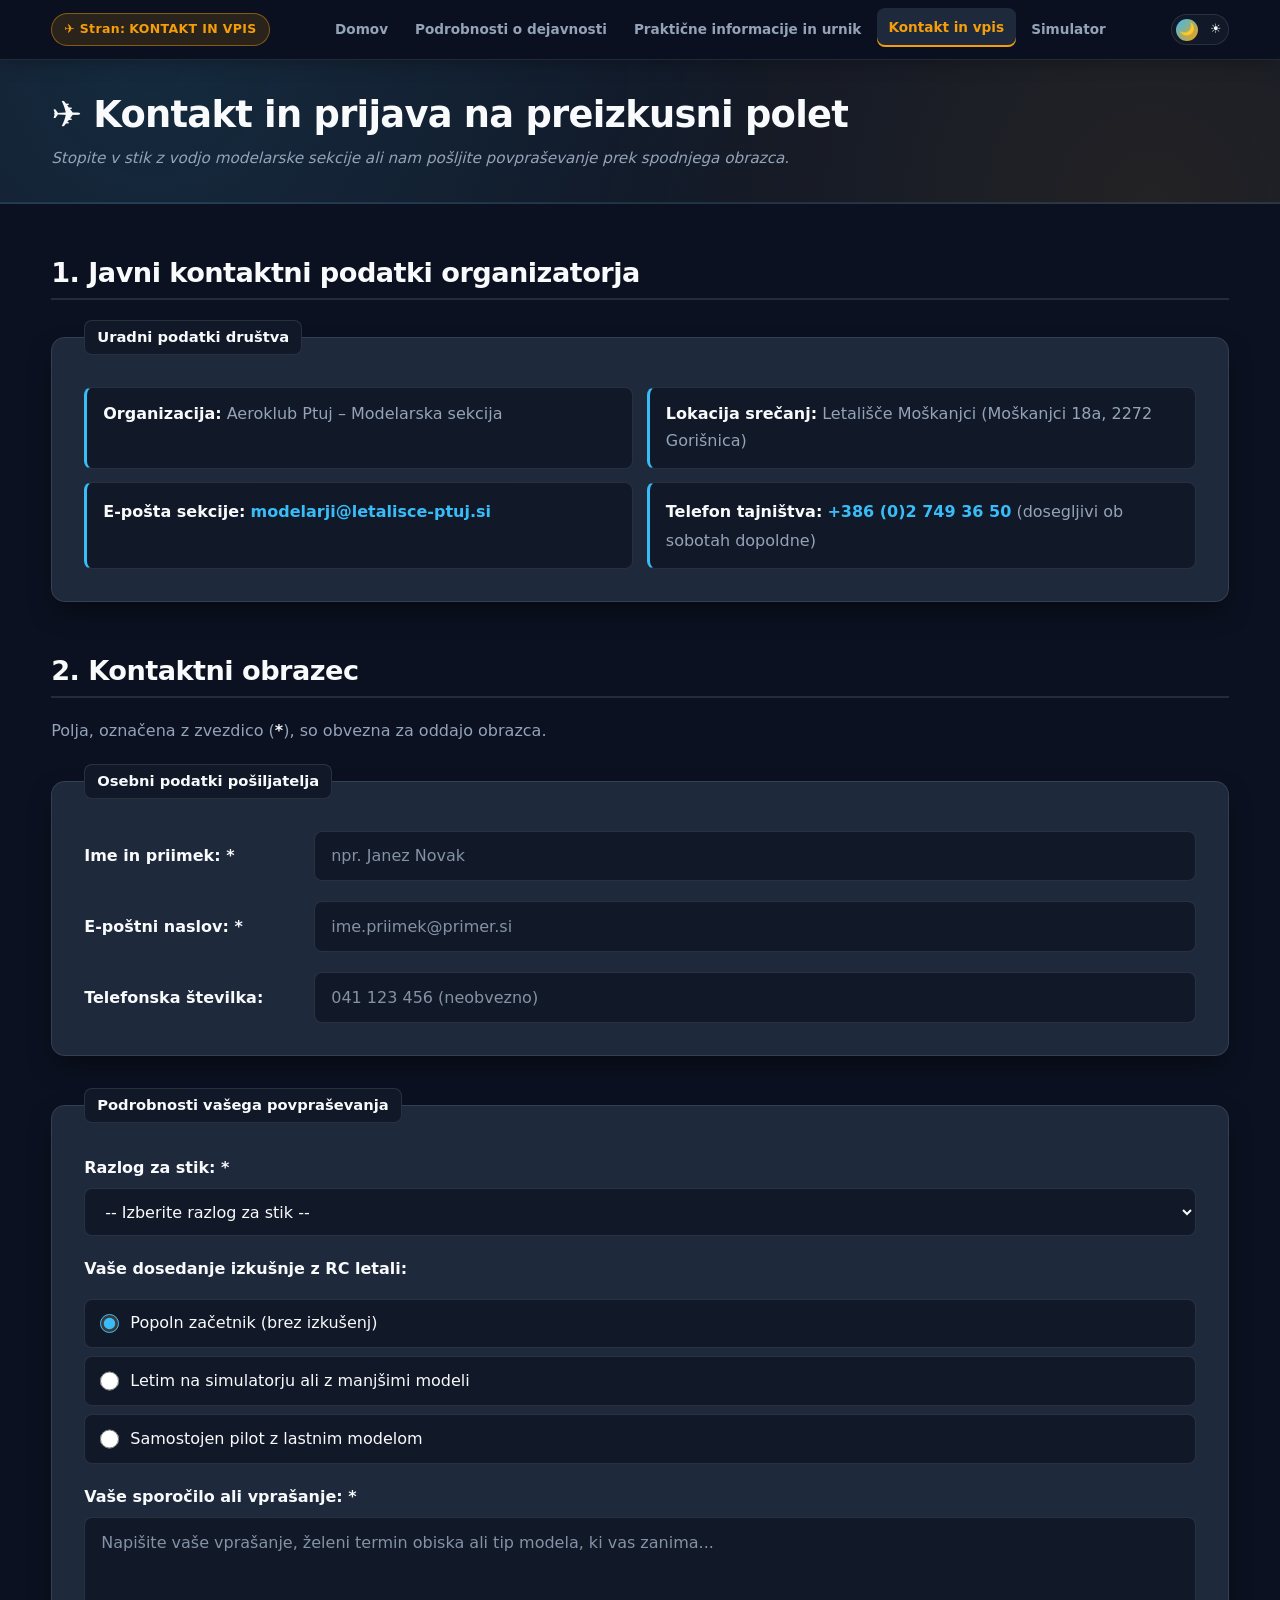
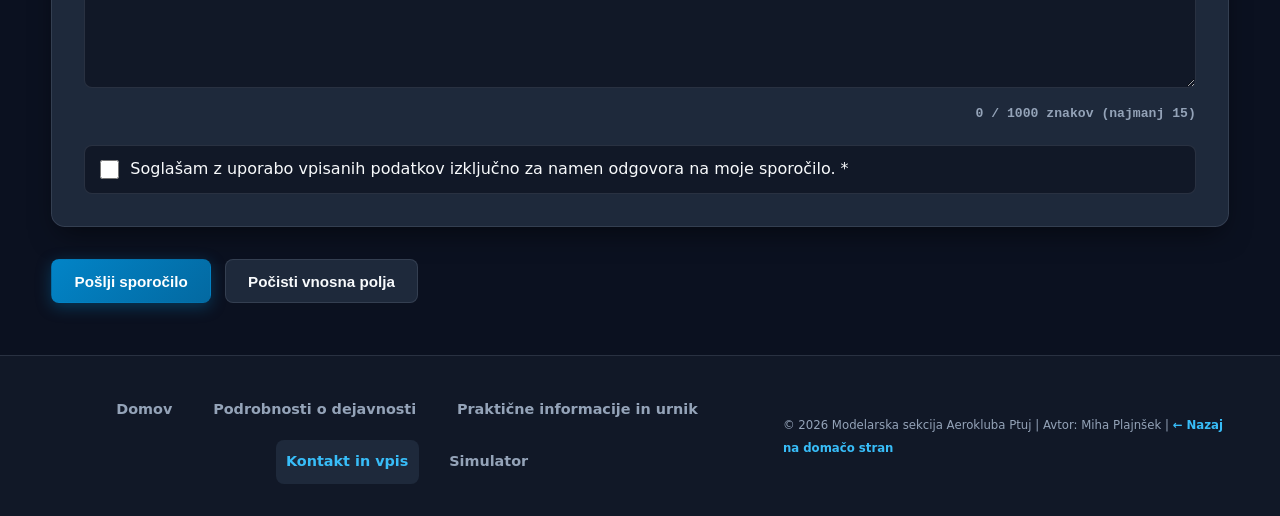
<file: kontakt.html>
<!DOCTYPE html>
<html lang="sl">
<head>
    <meta charset="UTF-8">
    <meta name="viewport" content="width=device-width, initial-scale=1.0">
    <meta name="description" content="Kontaktni podatki in obrazec za vpis ali vprašanja glede RC modelarstva na Ptuju.">
    <meta name="author" content="Miha Plajnšek">
    <title>RC Modelarstvo Ptuj – Kontakt</title>
    <!-- // Skupna CSS datoteka -->
    <link rel="stylesheet" href="CSS/style.css">
    <!-- // Unikatna CSS datoteka za podstran Kontakt -->
    <link rel="stylesheet" href="CSS/kontakt.css">
    <!-- // Skupna JS skripta za temo in navigacijo -->
    <script src="JS/common.js"></script>
    <!-- // Unikatna JS skripta za preverjanje in povratne informacije obrazca -->
    <script src="JS/kontakt.js" defer></script>
</head>
<body>

    <!--
    //**********************************************************
    // Pripeta zgornja vrstica (Sticky Top Bar):               *
    // Rumeni napis trenutne strani, Pure-CSS DDL meni in tema *
    //**********************************************************
    -->
    <nav class="pripeta-vrstica" aria-label="Glavna navigacija">
        <div class="vsebnik pripeta-notranjost">
            <!-- // Rumeni napis, ki je vedno pripet na vrhu in kaže trenutno stran -->
            <span class="znacka-sekcije">&#9992; Stran: <strong>Kontakt in vpis</strong></span>

            <div class="pripeta-kontrole">
                <!-- // Pure-CSS DDL (spustni meni) za mobilne zaslone brez JS -->
                <input type="checkbox" id="meni-ddl-stikalo" class="skrit-checkbox" aria-label="Odpri navigacijski meni">
                <label for="meni-ddl-stikalo" class="meni-ddl-gumb">
                    <span class="ddl-tekst">Meni</span>
                    <span class="ddl-puscica" aria-hidden="true">&#9662;</span>
                </label>

                <!-- // Pure-CSS Light/Dark stikalo brez JavaScripta -->
                <div class="tema-preklopnik">
                    <input type="checkbox" id="tema-stikalo" class="skrit-checkbox" aria-label="Preklopi med temnim in svetlim načinom">
                    <label for="tema-stikalo" class="tema-oznaka" title="Preklopi svetli / temni način">
                        <span class="tema-ikona" aria-hidden="true">&#127769;</span>
                        <span class="tema-ikona" aria-hidden="true">&#9728;&#65039;</span>
                        <span class="tema-kroglica"></span>
                    </label>
                </div>
            </div>

            <!-- // Navigacijske povezave (DDL spustni seznam na mobilu, vrstica na namizju) -->
            <ul class="nav-seznam">
                <li><a href="index.html">Domov</a></li>
                <li><a href="dejavnost.html">Podrobnosti o dejavnosti</a></li>
                <li><a href="informacije.html">Praktične informacije in urnik</a></li>
                <li><a href="kontakt.html" aria-current="page" class="aktiven">Kontakt in vpis</a></li>
                <li><a href="simulator.html">Simulator</a></li>
            </ul>
        </div>
    </nav>

    <!--
    //**********************************************************
    // Glava strani z naslovom (se normalno odrola ob drsenju) *
    //**********************************************************
    -->
    <header class="glava-strani">
        <div class="vsebnik glava-vrstica">
            <div class="glava-naslovni-del">
                <h1 id="kontakt-glavni-naslov">&#9992; Kontakt in prijava na preizkusni polet</h1>
                <p id="kontakt-podnaslov" class="glava-podnaslov"><em>Stopite v stik z vodjo modelarske sekcije ali nam pošljite povpraševanje prek spodnjega obrazca.</em></p>
            </div>
        </div>
    </header>

    <!--
    //**********************************************************
    // Glavna vsebina podstrani Kontakt (kontakt.html)         *
    //**********************************************************
    -->
    <main class="vsebnik" id="kontakt-glavna-mreza">

        <!-- // 1. SKLOP: Javni kontaktni podatki -->
        <section id="kontaktni-podatki">
            <h2 id="naslov-kontaktni-podatki">1. Javni kontaktni podatki organizatorja</h2>
            <fieldset id="okvir-uradni-podatki">
                <legend id="legenda-uradni-podatki"><strong>Uradni podatki društva</strong></legend>
                <address id="naslov-organizatorja">
                    <ul id="seznam-kontaktov">
                        <li id="kontakt-vrstica-org"><strong>Organizacija:</strong> Aeroklub Ptuj – Modelarska sekcija</li>
                        <li id="kontakt-vrstica-lok"><strong>Lokacija srečanj:</strong> Letališče Moškanjci (Moškanjci 18a, 2272 Gorišnica)</li>
                        <li id="kontakt-vrstica-mail"><strong>E-pošta sekcije:</strong> <a href="mailto:modelarji@letalisce-ptuj.si" id="povezava-mailto">modelarji@letalisce-ptuj.si</a></li>
                        <li id="kontakt-vrstica-tel"><strong>Telefon tajništva:</strong> <a href="tel:+38627493650" id="povezava-tel">+386 (0)2 749 36 50</a> (dosegljivi ob sobotah dopoldne)</li>
                    </ul>
                </address>
            </fieldset>
        </section>

        <!-- // 2. SKLOP: Kontaktni obrazec (brez strežniške obdelave) -->
        <section id="obrazec-stik">
            <h2 id="naslov-obrazec">2. Kontaktni obrazec</h2>
            <p id="navodilo-zvezdica">Polja, označena z zvezdico (<strong>*</strong>), so obvezna za oddajo obrazca.</p>
            <div id="obrazec-povratna" class="obrazec-povratna" aria-live="polite" hidden></div>

            <form id="glavni-kontaktni-obrazec" action="#" method="post">

                <fieldset id="sklop-osebni-podatki">
                    <legend id="legenda-osebni-podatki"><strong>Osebni podatki pošiljatelja</strong></legend>
                    <table id="tabela-osebni-podatki">
                        <tbody>
                            <tr id="vrstica-ime">
                                <td id="celica-labela-ime"><label for="ime-priimek"><strong>Ime in priimek: *</strong></label></td>
                                <td id="celica-vnos-ime">
                                    <input 
                                        type="text" 
                                        id="ime-priimek" 
                                        name="ime_priimek" 
                                        size="35"
                                        required 
                                        minlength="3" 
                                        maxlength="60" 
                                        autocomplete="name" 
                                        placeholder="npr. Janez Novak">
                                </td>
                            </tr>
                            <tr id="vrstica-eposta">
                                <td id="celica-labela-eposta"><label for="eposta"><strong>E-poštni naslov: *</strong></label></td>
                                <td id="celica-vnos-eposta">
                                    <input 
                                        type="email" 
                                        id="eposta" 
                                        name="eposta" 
                                        size="35"
                                        required 
                                        autocomplete="email" 
                                        placeholder="ime.priimek@primer.si">
                                </td>
                            </tr>
                            <tr id="vrstica-telefon">
                                <td id="celica-labela-telefon"><label for="telefon"><strong>Telefonska številka:</strong></label></td>
                                <td id="celica-vnos-telefon">
                                    <input 
                                        type="tel" 
                                        id="telefon" 
                                        name="telefon" 
                                        size="35"
                                        pattern="[0-9+\s\-]{8,15}" 
                                        autocomplete="tel" 
                                        placeholder="041 123 456 (neobvezno)">
                                </td>
                            </tr>
                        </tbody>
                    </table>
                </fieldset>

                <fieldset id="sklop-podrobnosti-povprasevanja">
                    <legend id="legenda-podrobnosti"><strong>Podrobnosti vašega povpraševanja</strong></legend>

                    <p id="odstavek-razlog">
                        <label for="razlog-stika" id="labela-razlog"><strong>Razlog za stik: *</strong></label>
                        <select id="razlog-stika" name="razlog_stika" required>
                            <option value="" disabled selected>-- Izberite razlog za stik --</option>
                            <option value="vpis_v_sekcijo">Vpis v modelarsko sekcijo</option>
                            <option value="preizkusni_polet">Prijava na preizkusni polet z mentorjem</option>
                            <option value="tehnicna_pomoc">Tehnično vprašanje glede gradnje RC letala</option>
                            <option value="obisk_dogodka">Najava skupinskega ogleda na letališču</option>
                            <option value="drugo">Drugo</option>
                        </select>
                    </p>

                    <div id="odstavek-izkusnje">
                        <p id="naslov-izkusnje"><strong>Vaše dosedanje izkušnje z RC letali:</strong></p>
                        <label for="izkusnje-brez" class="izbira-vrstica">
                            <input type="radio" id="izkusnje-brez" name="izkusnje" value="zacetnik" checked>
                            <span>Popoln začetnik (brez izkušenj)</span>
                        </label>

                        <label for="izkusnje-srednje" class="izbira-vrstica">
                            <input type="radio" id="izkusnje-srednje" name="izkusnje" value="osnovno">
                            <span>Letim na simulatorju ali z manjšimi modeli</span>
                        </label>

                        <label for="izkusnje-izkusen" class="izbira-vrstica">
                            <input type="radio" id="izkusnje-izkusen" name="izkusnje" value="izkusen">
                            <span>Samostojen pilot z lastnim modelom</span>
                        </label>
                    </div>

                    <p id="odstavek-sporocilo">
                        <label for="sporocilo" id="labela-sporocilo"><strong>Vaše sporočilo ali vprašanje: *</strong></label>
                        <textarea 
                            id="sporocilo" 
                            name="sporocilo" 
                            rows="6" 
                            cols="60" 
                            required 
                            minlength="15" 
                            maxlength="1000" 
                            placeholder="Napišite vaše vprašanje, želeni termin obiska ali tip modela, ki vas zanima..."></textarea>
                    </p>

                    <p id="odstavek-soglasje">
                        <label for="soglasje" class="izbira-vrstica">
                            <input type="checkbox" id="soglasje" name="soglasje_kontakt" value="da" required>
                            <span>Soglašam z uporabo vpisanih podatkov izključno za namen odgovora na moje sporočilo. *</span>
                        </label>
                    </p>
                </fieldset>

                <p id="sklop-gumbov-obrazca">
                    <button type="submit" id="gumb-oddaj" class="gumb-primarni"><strong>Pošlji sporočilo</strong></button>
                    <button type="reset" id="gumb-pocisti" class="gumb-sekundarni">Počisti vnosna polja</button>
                </p>

            </form>
        </section>

    </main>

    <!--
    //**********************************************************
    // Noga spletne strani s spodnjo (footer) navigacijo       *
    //**********************************************************
    -->
    <footer class="noga-strani">
        <div class="vsebnik noga-notranjost">
            <nav class="noga-navigacija" aria-label="Spodnja navigacija">
                <ul class="noga-seznam">
                    <li><a href="index.html">Domov</a></li>
                    <li><a href="dejavnost.html">Podrobnosti o dejavnosti</a></li>
                    <li><a href="informacije.html">Praktične informacije in urnik</a></li>
                    <li><a href="kontakt.html" aria-current="page" class="aktiven">Kontakt in vpis</a></li>
                    <li><a href="simulator.html">Simulator</a></li>
                </ul>
            </nav>
            <p class="noga-avtorske">
                <small>&copy; 2026 Modelarska sekcija Aerokluba Ptuj | Avtor: Miha Plajnšek | <a href="index.html">&larr; Nazaj na domačo stran</a></small>
            </p>
        </div>
    </footer>

</body>
</html>
</file>
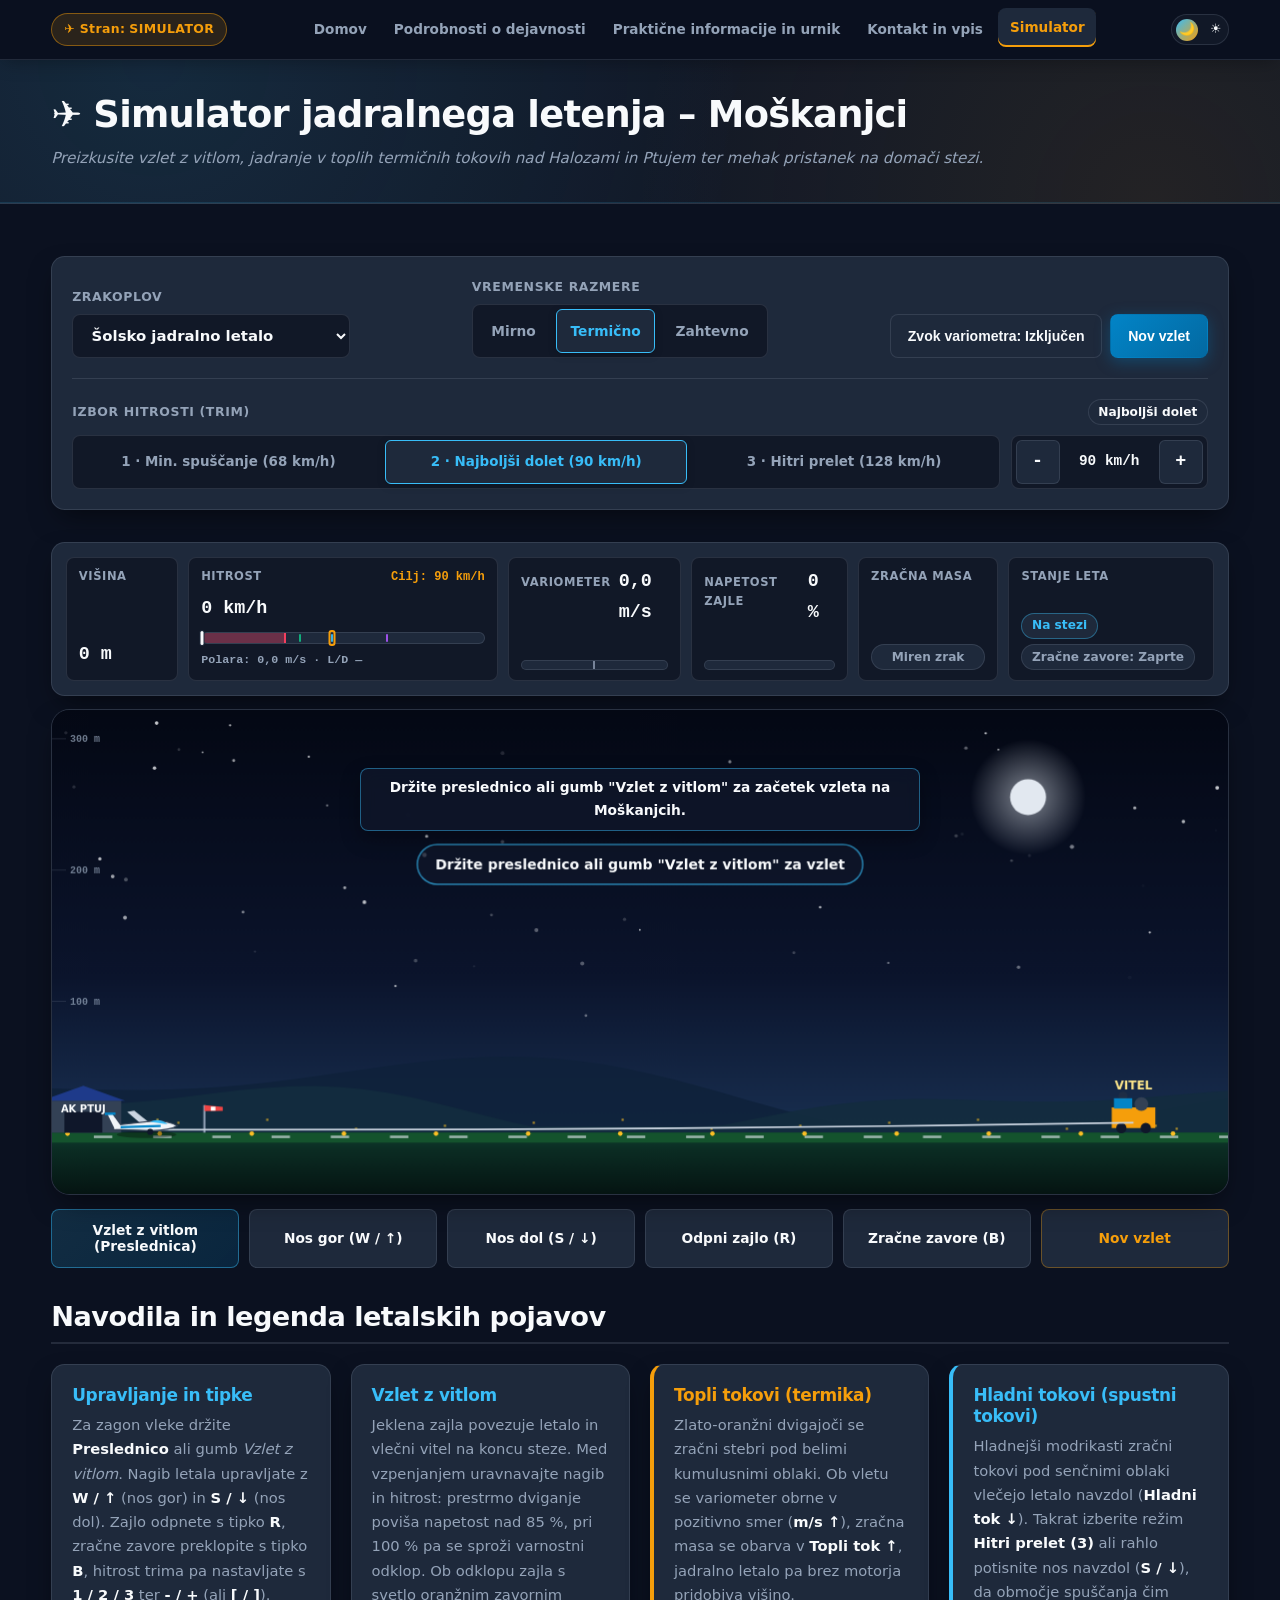
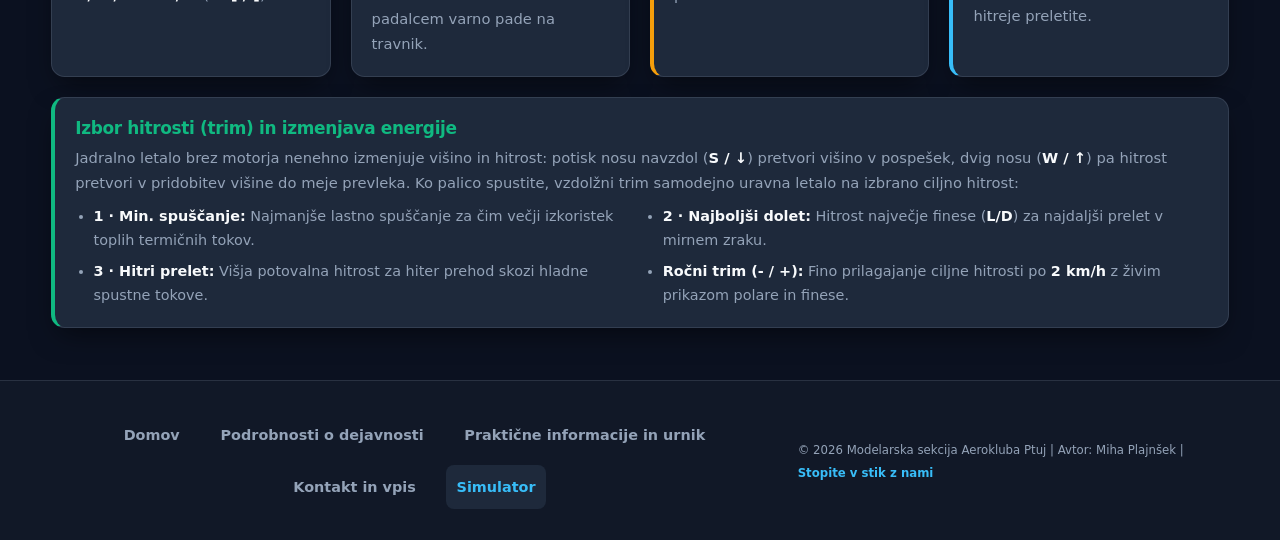
<file: simulator.html>
<!DOCTYPE html>
<html lang="sl">
<head>
    <meta charset="UTF-8">
    <meta name="viewport" content="width=device-width, initial-scale=1.0">
    <meta name="description" content="Interaktivni simulator jadralnega letenja in vzleta z vitlom na letališču Moškanjci pri Ptuju.">
    <meta name="author" content="Miha Plajnšek">
    <title>RC Modelarstvo Ptuj – Simulator jadralnega letenja</title>
    <!-- // Skupna CSS datoteka -->
    <link rel="stylesheet" href="CSS/style.css">
    <!-- // Unikatna CSS datoteka za podstran Simulator -->
    <link rel="stylesheet" href="CSS/simulator.css">
    <!-- // Skupna tema in navigacija (sinhrono pred prvim izrisom) -->
    <script src="JS/common.js"></script>
    <!-- // Logika in fizika simulatorja letenja -->
    <script src="JS/simulator.js" defer></script>
</head>
<body>

    <!--
    //**********************************************************
    // Pripeta zgornja vrstica (Sticky Top Bar):               *
    // Rumeni napis trenutne strani, Pure-CSS DDL meni in tema *
    //**********************************************************
    -->
    <nav class="pripeta-vrstica" aria-label="Glavna navigacija">
        <div class="vsebnik pripeta-notranjost">
            <!-- // Rumeni napis, ki je vedno pripet na vrhu in kaže trenutno stran -->
            <span class="znacka-sekcije">&#9992; Stran: <strong>Simulator</strong></span>

            <div class="pripeta-kontrole">
                <!-- // Pure-CSS DDL (spustni meni) za mobilne zaslone brez JS -->
                <input type="checkbox" id="meni-ddl-stikalo" class="skrit-checkbox" aria-label="Odpri navigacijski meni">
                <label for="meni-ddl-stikalo" class="meni-ddl-gumb">
                    <span class="ddl-tekst">Meni</span>
                    <span class="ddl-puscica" aria-hidden="true">&#9662;</span>
                </label>

                <!-- // Pure-CSS Light/Dark stikalo -->
                <div class="tema-preklopnik">
                    <input type="checkbox" id="tema-stikalo" class="skrit-checkbox" aria-label="Preklopi med temnim in svetlim načinom">
                    <label for="tema-stikalo" class="tema-oznaka" title="Preklopi svetli / temni način">
                        <span class="tema-ikona" aria-hidden="true">&#127769;</span>
                        <span class="tema-ikona" aria-hidden="true">&#9728;&#65039;</span>
                        <span class="tema-kroglica"></span>
                    </label>
                </div>
            </div>

            <!-- // Navigacijske povezave -->
            <ul class="nav-seznam">
                <li><a href="index.html">Domov</a></li>
                <li><a href="dejavnost.html">Podrobnosti o dejavnosti</a></li>
                <li><a href="informacije.html">Praktične informacije in urnik</a></li>
                <li><a href="kontakt.html">Kontakt in vpis</a></li>
                <li><a href="simulator.html" aria-current="page" class="aktiven">Simulator</a></li>
            </ul>
        </div>
    </nav>

    <!--
    //**********************************************************
    // Glava strani z naslovom (se normalno odrola ob drsenju) *
    //**********************************************************
    -->
    <header class="glava-strani">
        <div class="vsebnik glava-vrstica">
            <div class="glava-naslovni-del">
                <h1 id="simulator-glavni-naslov">&#9992; Simulator jadralnega letenja – Moškanjci</h1>
                <p id="simulator-podnaslov" class="glava-podnaslov"><em>Preizkusite vzlet z vitlom, jadranje v toplih termičnih tokovih nad Halozami in Ptujem ter mehak pristanek na domači stezi.</em></p>
            </div>
        </div>
    </header>

    <!--
    //**********************************************************
    // Glavna vsebina simulatorja (simulator.html)             *
    //**********************************************************
    -->
    <main class="vsebnik" id="simulator-vsebina">

        <!-- // 1. SKLOP: Nastavitve poleta (izbor letala, vremena, zvoka in hiter nov vzlet) -->
        <section id="nastavitve-simulatorja" aria-label="Nastavitve simulatorja">
            <div id="nastavitve-mreza">
                <div class="nastavitev-skupina">
                    <label for="izbira-letala" class="nastavitev-oznaka">Zrakoplov</label>
                    <select id="izbira-letala" class="nastavitev-izbira">
                        <option value="solsko" selected>Šolsko jadralno letalo</option>
                        <option value="tekmovalno">Tekmovalno jadralno letalo</option>
                        <option value="rc">RC jadralni model</option>
                    </select>
                </div>

                <div class="nastavitev-skupina">
                    <span class="nastavitev-oznaka" id="oznaka-vreme">Vremenske razmere</span>
                    <div class="vreme-gumbi" role="group" aria-labelledby="oznaka-vreme">
                        <button type="button" class="vreme-gumb" data-vreme="mirno" aria-pressed="false">Mirno</button>
                        <button type="button" class="vreme-gumb aktiven" data-vreme="termicno" aria-pressed="true">Termično</button>
                        <button type="button" class="vreme-gumb" data-vreme="zahtevno" aria-pressed="false">Zahtevno</button>
                    </div>
                </div>

                <div class="nastavitev-akcije">
                    <button type="button" id="gumb-zvok-vario" class="gumb-sekundarni gumb-kompakten" aria-pressed="false">
                        Zvok variometra: Izključen
                    </button>
                    <button type="button" id="gumb-hitri-restart" class="gumb-primarni gumb-kompakten">
                        Nov vzlet
                    </button>
                </div>
            </div>

            <!-- // Izbor ciljne hitrosti (trim) in fina nastavitev -->
            <div id="trim-sklop">
                <div class="trim-glava">
                    <span class="nastavitev-oznaka" id="oznaka-trim">Izbor hitrosti (trim)</span>
                    <span id="trim-rezim-oznaka" class="status-znacka trim-znacka">Najboljši dolet</span>
                </div>

                <div class="trim-kontrole">
                    <div id="trim-gumbi" role="group" aria-labelledby="oznaka-trim">
                        <button type="button" class="trim-gumb" data-rezim="min_spust" aria-pressed="false" title="Najmanjše spuščanje za kroženje v termiki (tipka 1)">
                            1 · Min. spuščanje (68 km/h)
                        </button>
                        <button type="button" class="trim-gumb aktiven" data-rezim="najboljsi_dolet" aria-pressed="true" title="Največja finesa za najboljši dolet (tipka 2)">
                            2 · Najboljši dolet (90 km/h)
                        </button>
                        <button type="button" class="trim-gumb" data-rezim="hitri_prelet" aria-pressed="false" title="Povečana hitrost za hiter prelet spusta (tipka 3)">
                            3 · Hitri prelet (128 km/h)
                        </button>
                    </div>

                    <div class="trim-fino-skupina" role="group" aria-label="Fina nastavitev ciljne hitrosti">
                        <button type="button" id="trim-minus" class="trim-fino-gumb" title="Trim -2 km/h (tipka - ali [)" aria-label="Trim -2 km/h">-</button>
                        <span id="trim-cilj-vrednost" class="trim-fino-vrednost" aria-live="polite">90 km/h</span>
                        <button type="button" id="trim-plus" class="trim-fino-gumb" title="Trim +2 km/h (tipka + ali ])" aria-label="Trim +2 km/h">+</button>
                    </div>
                </div>
            </div>
        </section>

        <!-- // 2. SKLOP: Kokpit instrumenti (HUD) in igralno platno -->
        <section id="kokpit-sekcija" aria-label="Letalski instrumenti in prikaz poleta">
            <div id="kokpit-hud" role="region" aria-label="Instrumentna plošča">
                <div class="hud-celica hud-celica-visina">
                    <span class="hud-naslov">Višina</span>
                    <strong id="hud-visina" class="hud-vrednost">0 m</strong>
                </div>

                <div class="hud-celica hud-celica-hitrost">
                    <div class="hud-vario-glava">
                        <span class="hud-naslov">Hitrost</span>
                        <span id="hud-cilj-hitrost" class="hud-cilj-oznaka">Cilj: 90 km/h</span>
                    </div>
                    <strong id="hud-hitrost" class="hud-vrednost">0 km/h</strong>
                    <div id="hitrost-trak" role="img" aria-label="Merilnik hitrosti z območjem prevleka, mejami režimov, ciljem trima in trenutno hitrostjo">
                        <div id="hitrost-prevlek-cona"></div>
                        <div id="hitrost-polnilo"></div>
                        <span id="hitrost-oznaka-min" class="hitrost-meja hitrost-meja-min" title="Min. spuščanje"></span>
                        <span id="hitrost-oznaka-best" class="hitrost-meja hitrost-meja-best" title="Najboljši dolet"></span>
                        <span id="hitrost-oznaka-hitri" class="hitrost-meja hitrost-meja-hitri" title="Hitri prelet"></span>
                        <span id="hitrost-cilj-oznaka" title="Ciljna hitrost trima"></span>
                        <span id="hitrost-trenutna-oznaka" title="Trenutna hitrost"></span>
                    </div>
                    <div id="hud-polara" class="hud-polara">Polara: 0,0 m/s · L/D —</div>
                </div>

                <div class="hud-celica hud-celica-vario">
                    <div class="hud-vario-glava">
                        <span class="hud-naslov">Variometer</span>
                        <strong id="hud-vario" class="hud-vrednost">0,0 m/s</strong>
                    </div>
                    <div id="vario-trak" aria-hidden="true">
                        <div class="vario-polovica vario-polovica-leva">
                            <div id="vario-spust"></div>
                        </div>
                        <div class="vario-sredina"></div>
                        <div class="vario-polovica vario-polovica-desna">
                            <div id="vario-dvig"></div>
                        </div>
                    </div>
                </div>

                <div class="hud-celica">
                    <div class="hud-vario-glava">
                        <span class="hud-naslov">Napetost zajle</span>
                        <strong id="hud-zajla" class="hud-vrednost">0 %</strong>
                    </div>
                    <div id="zajla-trak" aria-hidden="true">
                        <div id="zajla-merilnik"></div>
                    </div>
                </div>

                <div class="hud-celica">
                    <span class="hud-naslov">Zračna masa</span>
                    <span id="hud-zracna-masa" class="status-znacka zracna-miren">Miren zrak</span>
                </div>

                <div class="hud-celica hud-celica-stanje">
                    <span class="hud-naslov">Stanje leta</span>
                    <div class="hud-stanje-znacke">
                        <span id="hud-faza" class="status-znacka faza-znacka">Na stezi</span>
                        <span id="hud-zavore" class="status-znacka zavore-znacka">Zračne zavore: Zaprte</span>
                    </div>
                </div>
            </div>

            <!-- // Prizorišče poleta s prekrivnimi obvestili in povzetkom pristanka -->
            <div id="platno-ovoj">
                <canvas id="simulator-platno" aria-label="Interaktivni simulator jadralnega letenja na letališču Moškanjci"></canvas>

                <!-- // Opozorilo ob prevlečenem letu (stall alert) -->
                <div id="opozorilo-prevlek" class="skrito" role="alert" aria-live="assertive">
                    POZOR: PREVLEČEN LET!
                </div>

                <!-- // Prehodni nasveti in obvestila med letom -->
                <div id="pasica-nasvet" class="skrito" role="status" aria-live="polite"></div>

                <!-- // Povzetek pristanka (skrit do zaključka kotaljenja na stezi) -->
                <div id="povzetek-pristanka" class="skrito" role="dialog" aria-labelledby="pristanek-naslov">
                    <div id="povzetek-kartica">
                        <span class="povzetek-nadnaslov">Zaključek poleta · Letališče Moškanjci</span>
                        <h3 id="pristanek-naslov">Pristanek zaključen</h3>
                        <p id="pristanek-ocena">Varen pristanek</p>

                        <div id="povzetek-metrike">
                            <div class="metrika-element">
                                <span class="metrika-oznaka">Največja višina</span>
                                <strong id="rezultat-visina" class="metrika-stevilo">0 m</strong>
                            </div>
                            <div class="metrika-element">
                                <span class="metrika-oznaka">Čas leta</span>
                                <strong id="rezultat-cas" class="metrika-stevilo">00:00</strong>
                            </div>
                            <div class="metrika-element">
                                <span class="metrika-oznaka">Preletena razdalja</span>
                                <strong id="rezultat-razdalja" class="metrika-stevilo">0,00 km</strong>
                            </div>
                            <div class="metrika-element">
                                <span class="metrika-oznaka">Ujeti topli tokovi</span>
                                <strong id="rezultat-termike" class="metrika-stevilo">0</strong>
                            </div>
                        </div>

                        <p id="rezultat-podrobnosti"></p>

                        <button type="button" id="gumb-overlay-restart" class="gumb-primarni">Nov vzlet</button>
                    </div>
                </div>
            </div>

            <!-- // 3. SKLOP: Gumbi za upravljanje na dotik in klik neposredno pod platnom -->
            <div id="nadzorna-plosca" role="group" aria-label="Gumbi za upravljanje letala">
                <button type="button" id="ctrl-vitel" class="ctrl-gumb ctrl-vitel">Vzlet z vitlom (Preslednica)</button>
                <button type="button" id="ctrl-gor" class="ctrl-gumb">Nos gor (W / &#8593;)</button>
                <button type="button" id="ctrl-dol" class="ctrl-gumb">Nos dol (S / &#8595;)</button>
                <button type="button" id="ctrl-odpni" class="ctrl-gumb">Odpni zajlo (R)</button>
                <button type="button" id="ctrl-zavore" class="ctrl-gumb ctrl-preklop" aria-pressed="false">Zračne zavore (B)</button>
                <button type="button" id="ctrl-restart" class="ctrl-gumb ctrl-restart">Nov vzlet</button>
            </div>
        </section>

        <!-- // 4. SKLOP: Kratka slovenska legenda za razumevanje simulatorja -->
        <section id="legenda-simulatorja" aria-labelledby="naslov-legenda">
            <h2 id="naslov-legenda">Navodila in legenda letalskih pojavov</h2>
            <div id="legenda-mreza">
                <article class="legenda-kartica">
                    <h3>Upravljanje in tipke</h3>
                    <p>
                        Za zagon vleke držite <strong>Preslednico</strong> ali gumb <em>Vzlet z vitlom</em>. Nagib letala upravljate z
                        <strong>W / &#8593;</strong> (nos gor) in <strong>S / &#8595;</strong> (nos dol). Zajlo odpnete s tipko
                        <strong>R</strong>, zračne zavore preklopite s tipko <strong>B</strong>, hitrost trima pa nastavljate s
                        <strong>1 / 2 / 3</strong> ter <strong>- / +</strong> (ali <strong>[ / ]</strong>).
                    </p>
                </article>

                <article class="legenda-kartica">
                    <h3>Vzlet z vitlom</h3>
                    <p>
                        Jeklena zajla povezuje letalo in vlečni vitel na koncu steze. Med vzpenjanjem uravnavajte nagib in hitrost:
                        prestrmo dviganje poviša napetost nad 85 %, pri 100 % pa se sproži varnostni odklop. Ob odklopu zajla s
                        svetlo oranžnim zavornim padalcem varno pade na travnik.
                    </p>
                </article>

                <article class="legenda-kartica legenda-toplo">
                    <h3>Topli tokovi (termika)</h3>
                    <p>
                        Zlato-oranžni dvigajoči se zračni stebri pod belimi kumulusnimi oblaki. Ob vletu se variometer obrne v
                        pozitivno smer (<strong>m/s &#8593;</strong>), zračna masa se obarva v <strong>Topli tok &#8593;</strong>,
                        jadralno letalo pa brez motorja pridobiva višino.
                    </p>
                </article>

                <article class="legenda-kartica legenda-hladno">
                    <h3>Hladni tokovi (spustni tokovi)</h3>
                    <p>
                        Hladnejši modrikasti zračni tokovi pod senčnimi oblaki vlečejo letalo navzdol (<strong>Hladni tok &#8595;</strong>).
                        Takrat izberite režim <strong>Hitri prelet (3)</strong> ali rahlo potisnite nos navzdol (<strong>S / &#8595;</strong>),
                        da območje spuščanja čim hitreje preletite.
                    </p>
                </article>

                <article class="legenda-kartica legenda-trim">
                    <h3>Izbor hitrosti (trim) in izmenjava energije</h3>
                    <p>
                        Jadralno letalo brez motorja nenehno izmenjuje višino in hitrost: potisk nosu navzdol (<strong>S / &#8595;</strong>)
                        pretvori višino v pospešek, dvig nosu (<strong>W / &#8593;</strong>) pa hitrost pretvori v pridobitev višine do meje
                        prevleka. Ko palico spustite, vzdolžni trim samodejno uravna letalo na izbrano ciljno hitrost:
                    </p>
                    <ul class="legenda-seznam-trim">
                        <li><strong>1 · Min. spuščanje:</strong> Najmanjše lastno spuščanje za čim večji izkoristek toplih termičnih tokov.</li>
                        <li><strong>2 · Najboljši dolet:</strong> Hitrost največje finese (<strong>L/D</strong>) za najdaljši prelet v mirnem zraku.</li>
                        <li><strong>3 · Hitri prelet:</strong> Višja potovalna hitrost za hiter prehod skozi hladne spustne tokove.</li>
                        <li><strong>Ročni trim (- / +):</strong> Fino prilagajanje ciljne hitrosti po <strong>2 km/h</strong> z živim prikazom polare in finese.</li>
                    </ul>
                </article>
            </div>
        </section>

    </main>

    <!--
    //**********************************************************
    // Noga spletne strani s spodnjo (footer) navigacijo       *
    //**********************************************************
    -->
    <footer class="noga-strani">
        <div class="vsebnik noga-notranjost">
            <nav class="noga-navigacija" aria-label="Spodnja navigacija">
                <ul class="noga-seznam">
                    <li><a href="index.html">Domov</a></li>
                    <li><a href="dejavnost.html">Podrobnosti o dejavnosti</a></li>
                    <li><a href="informacije.html">Praktične informacije in urnik</a></li>
                    <li><a href="kontakt.html">Kontakt in vpis</a></li>
                    <li><a href="simulator.html" aria-current="page" class="aktiven">Simulator</a></li>
                </ul>
            </nav>
            <p class="noga-avtorske">
                <small>&copy; 2026 Modelarska sekcija Aerokluba Ptuj | Avtor: Miha Plajnšek | <a href="kontakt.html">Stopite v stik z nami</a></small>
            </p>
        </div>
    </footer>

</body>
</html>
</file>
<file: CSS/style.css>
/*
//**********************************************************
// Skupna CSS datoteka (CSS/style.css)                     *
// Projekt: Modelarska sekcija Aerokluba Ptuj - RC Letala  *
// Avtor: Miha Plajnšek                                    *
//**********************************************************
*/

/*
//**********************************************************
// 1. CSS spremenljivke: Barvna paleta, tipografija, razmiki*
// Privzeta tema: Sleek Aviation Dark Mode                 *
//**********************************************************
*/
:root {
    /* // Barvna paleta - Temni način (privzeto) */
    --barva-ozadje: #0b1120;
    --barva-povrsina: #111827;
    --barva-kartica: #1e293b;
    --barva-glava: rgba(11, 17, 32, 0.90);
    --barva-besedilo: #f8fafc;
    --barva-besedilo-sekundarno: #94a3b8;
    --barva-primarna: #38bdf8;
    --barva-primarna-temna: #0284c7;
    --barva-sekundarna: #f59e0b;
    --barva-rob: rgba(148, 163, 184, 0.18);
    --barva-fokus: rgba(56, 189, 248, 0.35);
    --senca-kartica: 0 12px 28px -8px rgba(0, 0, 0, 0.55);
    --barva-uspeh: #10b981;
    --barva-napaka: #f43f5e;
    --barva-opozorilo: #f59e0b;

    /* // Sistem razmikov (Spacing scale) */
    --razmik-xs: 0.5rem;
    --razmik-sm: 0.85rem;
    --razmik-md: 1.25rem;
    --razmik-lg: 2rem;
    --razmik-xl: 3.25rem;

    /* // Tipografija in zaobljenost */
    --pisava-osnovna: 'Inter', system-ui, -apple-system, BlinkMacSystemFont, 'Segoe UI', Roboto, sans-serif;
    --pisava-mono: 'JetBrains Mono', 'Fira Code', Consolas, monospace;
    --radij-sm: 0.5rem;
    --radij-md: 0.85rem;
    --radij-lg: 1.15rem;
    --sirina-vsebine: 1180px;
    --prehod: 0.25s cubic-bezier(0.4, 0, 0.2, 1);
}

/*
//**********************************************************
// 2. Preklop na Svetli način (Light Mode)                 *
// Podpira JS data-theme="light" in Pure-CSS :has() rezerv.*
//**********************************************************
*/
:root[data-theme="light"],
:root:not([data-theme]):has(#tema-stikalo:checked) {
    --barva-ozadje: #f8fafc;
    --barva-povrsina: #e2e8f0;
    --barva-kartica: #ffffff;
    --barva-glava: rgba(248, 250, 252, 0.92);
    --barva-besedilo: #0f172a;
    --barva-besedilo-sekundarno: #475569;
    --barva-primarna: #0369a1;
    --barva-primarna-temna: #075985;
    --barva-sekundarna: #b45309;
    --barva-rob: rgba(15, 23, 42, 0.14);
    --barva-fokus: rgba(2, 132, 199, 0.28);
    --senca-kartica: 0 10px 24px -6px rgba(15, 23, 42, 0.08);
    --barva-uspeh: #047857;
    --barva-napaka: #e11d48;
    --barva-opozorilo: #b45309;
}

/*
//**********************************************************
// 3. Osnovna ponastavitev in globalne nastavitve          *
//**********************************************************
*/
*,
*::before,
*::after {
    box-sizing: border-box;
    margin: 0;
    padding: 0;
}

html {
    scroll-behavior: smooth;
    font-size: 16px;
}

body {
    font-family: var(--pisava-osnovna);
    background-color: var(--barva-ozadje);
    color: var(--barva-besedilo);
    line-height: 1.65;
    min-height: 100vh;
    display: flex;
    flex-direction: column;
    overflow-x: hidden;
    transition: background-color var(--prehod), color var(--prehod);
}

/* // Prilagodljive slike (brez neželenega vodoravnega pomikanja) */
img,
svg {
    max-width: 100%;
    height: auto;
    display: block;
}

/* // Osnovna vizualna hierarhija naslovov in besedila */
h1, h2, h3 {
    line-height: 1.25;
    font-weight: 800;
    letter-spacing: -0.02em;
    color: var(--barva-besedilo);
}

h1 {
    font-size: clamp(1.5rem, 4vw, 2.3rem);
    margin-bottom: var(--razmik-xs);
}

h2 {
    font-size: clamp(1.25rem, 3vw, 1.7rem);
    margin-bottom: var(--razmik-md);
    padding-bottom: var(--razmik-xs);
    border-bottom: 2px solid var(--barva-rob);
    display: flex;
    align-items: center;
    gap: var(--razmik-xs);
}

h3 {
    font-size: 1.2rem;
    margin-bottom: var(--razmik-xs);
    color: var(--barva-primarna);
}

p {
    margin-bottom: var(--razmik-md);
    color: var(--barva-besedilo-sekundarno);
}

strong {
    color: var(--barva-besedilo);
}

a {
    color: var(--barva-primarna);
    text-decoration: none;
    font-weight: 600;
    transition: color var(--prehod), transform var(--prehod);
}

a:hover {
    color: var(--barva-sekundarna);
}

a:focus-visible,
button:focus-visible,
input:focus-visible,
select:focus-visible,
textarea:focus-visible,
summary:focus-visible,
[tabindex]:focus-visible {
    outline: 3px solid var(--barva-primarna);
    outline-offset: 3px;
    border-radius: 4px;
}

.skrit-checkbox:focus-visible {
    outline: none;
}

#tema-stikalo:focus-visible + .tema-oznaka,
#meni-ddl-stikalo:focus-visible + .meni-ddl-gumb {
    outline: 3px solid var(--barva-primarna);
    outline-offset: 3px;
    border-radius: 999px;
}

main[tabindex="-1"]:focus {
    outline: none;
}

/* // Povezava za preskok na glavno vsebino (vidna ob tipkovničnem fokusu) */
.preskoci-na-vsebino {
    position: fixed;
    top: -120px;
    left: 1rem;
    z-index: 2000;
    padding: 0.72rem 1.2rem;
    background: linear-gradient(135deg, #0284c7, #0369a1);
    color: #ffffff;
    font-size: 0.92rem;
    font-weight: 700;
    border-radius: var(--radij-sm);
    border: 2px solid #ffffff;
    box-shadow: 0 10px 25px rgba(0, 0, 0, 0.35);
}

.preskoci-na-vsebino:hover {
    color: #ffffff;
}

.preskoci-na-vsebino:focus,
.preskoci-na-vsebino:focus-visible {
    top: 0.85rem;
    outline: 3px solid var(--barva-sekundarna);
    outline-offset: 3px;
}

/* // Glavni vsebnik vsebine */
.vsebnik {
    width: min(var(--sirina-vsebine), 92%);
    margin-inline: auto;
}

main.vsebnik {
    flex: 1;
    padding-block: var(--razmik-lg);
    display: flex;
    flex-direction: column;
    gap: var(--razmik-xl);
}

/*
//**********************************************************
// 4. Pripeta zgornja vrstica (Sticky Top Bar)             *
// Na mobilu pripeta SAMO rumena značka strani + DDL meni, *
// medtem ko se velika glava z naslovom normalno odrola!   *
//**********************************************************
*/
.pripeta-vrstica {
    position: sticky;
    top: 0;
    z-index: 1000;
    background: var(--barva-glava);
    backdrop-filter: blur(14px);
    border-bottom: 1px solid var(--barva-rob);
    box-shadow: 0 4px 20px -4px rgba(0, 0, 0, 0.35);
}

.pripeta-notranjost {
    display: flex;
    flex-wrap: wrap;
    align-items: center;
    justify-content: space-between;
    gap: var(--razmik-xs);
    padding-block: 0.6rem;
}

/* // Rumeni napis (značka), ki kaže na kateri strani se nahajaš */
.znacka-sekcije {
    display: inline-flex;
    align-items: center;
    gap: 0.35rem;
    font-size: 0.8rem;
    font-weight: 700;
    letter-spacing: 0.03em;
    color: var(--barva-sekundarna);
    background: rgba(245, 158, 11, 0.14);
    border: 1px solid rgba(245, 158, 11, 0.45);
    padding: 0.35rem 0.8rem;
    border-radius: 999px;
    white-space: nowrap;
}

.znacka-sekcije strong {
    color: var(--barva-sekundarna);
    text-transform: uppercase;
}

:root[data-theme="light"] .znacka-sekcije,
:root:not([data-theme]):has(#tema-stikalo:checked) .znacka-sekcije {
    color: #92400e;
    background: rgba(217, 119, 6, 0.12);
    border-color: rgba(180, 83, 9, 0.38);
}

:root[data-theme="light"] .znacka-sekcije strong,
:root:not([data-theme]):has(#tema-stikalo:checked) .znacka-sekcije strong {
    color: #92400e;
}

/* // Desni sklop kontrol v pripeti vrstici (DDL gumb + stikalo za temo) */
.pripeta-kontrole {
    display: flex;
    align-items: center;
    gap: 0.55rem;
}

.skrit-checkbox {
    position: absolute;
    opacity: 0;
    width: 0;
    height: 0;
}

/* // Pure-CSS DDL (Dropdown) gumb za mobilno navigacijo */
.meni-ddl-gumb {
    display: inline-flex;
    align-items: center;
    gap: 0.4rem;
    min-height: 44px;
    padding: 0.45rem 0.9rem;
    background: var(--barva-kartica);
    color: var(--barva-besedilo);
    border: 1px solid var(--barva-rob);
    border-radius: 999px;
    font-size: 0.84rem;
    font-weight: 700;
    cursor: pointer;
    user-select: none;
    transition: border-color var(--prehod), background-color var(--prehod), color var(--prehod);
}

.meni-ddl-gumb:hover {
    border-color: var(--barva-primarna);
    color: var(--barva-primarna);
}

.ddl-puscica {
    display: inline-block;
    font-size: 0.8rem;
    transition: transform var(--prehod);
}

/* // Ko je DDL odklopljen, zavrti puščico in obarvaj gumb */
#meni-ddl-stikalo:checked + .meni-ddl-gumb {
    border-color: var(--barva-sekundarna);
    color: var(--barva-sekundarna);
    background: rgba(245, 158, 11, 0.12);
}

#meni-ddl-stikalo:checked + .meni-ddl-gumb .ddl-puscica {
    transform: rotate(180deg);
}

/* // Stikalo za preklop teme (Light / Dark) */
.tema-oznaka {
    position: relative;
    display: inline-flex;
    align-items: center;
    justify-content: space-between;
    width: 3.6rem;
    height: 1.9rem;
    padding: 0.22rem 0.4rem;
    background: var(--barva-povrsina);
    border: 1px solid var(--barva-rob);
    border-radius: 999px;
    cursor: pointer;
    user-select: none;
    transition: border-color var(--prehod), box-shadow var(--prehod);
}

.tema-oznaka::after {
    content: "";
    position: absolute;
    inset: -7px 0;
}

.tema-oznaka:hover {
    border-color: var(--barva-primarna);
    box-shadow: 0 0 12px var(--barva-fokus);
}

.tema-ikona {
    font-size: 0.8rem;
    z-index: 1;
    line-height: 1;
}

.tema-kroglica {
    position: absolute;
    top: 0.2rem;
    left: 0.22rem;
    width: 1.38rem;
    height: 1.38rem;
    border-radius: 50%;
    background: linear-gradient(135deg, var(--barva-primarna), var(--barva-sekundarna));
    transition: transform var(--prehod);
}

:root[data-theme="light"] .tema-kroglica,
#tema-stikalo:checked + .tema-oznaka .tema-kroglica {
    transform: translateX(1.65rem);
}

/* // Spustni DDL seznam strani na mobilnih napravah (privzeto zaprt) */
.nav-seznam {
    list-style: none;
    width: 100%;
    display: none;
    flex-direction: column;
    gap: 0.35rem;
    margin-top: 0.5rem;
    padding: 0.65rem;
    background: var(--barva-povrsina);
    border: 1px solid var(--barva-rob);
    border-radius: var(--radij-md);
    box-shadow: var(--senca-kartica);
}

/* // Ko uporabnik klikne na DDL gumb, se seznam prikaže */
.pripeta-notranjost:has(#meni-ddl-stikalo:checked) .nav-seznam {
    display: flex;
}

.nav-seznam a {
    display: flex;
    align-items: center;
    min-height: 44px;
    padding: 0.55rem 0.9rem;
    border-radius: var(--radij-sm);
    color: var(--barva-besedilo-sekundarno);
    font-size: 0.9rem;
    transition: background-color var(--prehod), color var(--prehod), transform var(--prehod);
}

.nav-seznam a:hover,
.nav-seznam a.aktiven,
.nav-seznam a[aria-current="page"] {
    background: var(--barva-kartica);
    color: var(--barva-sekundarna);
    border-left: 3px solid var(--barva-sekundarna);
    transform: translateX(4px);
}

/*
//**********************************************************
// 5. Glava strani z naslovom (NI fixed/sticky, se odrola) *
//**********************************************************
*/
.glava-strani {
    position: relative;
    background:
        radial-gradient(circle at 12% 0%, rgba(56, 189, 248, 0.11), transparent 52%),
        radial-gradient(circle at 90% 100%, rgba(245, 158, 11, 0.08), transparent 45%),
        var(--barva-povrsina);
    border-bottom: 1px solid var(--barva-rob);
    box-shadow: inset 0 -1px 0 rgba(56, 189, 248, 0.14);
    padding-block: var(--razmik-md);
}

:root[data-theme="light"] .glava-strani,
:root:not([data-theme]):has(#tema-stikalo:checked) .glava-strani {
    background:
        radial-gradient(circle at 12% 0%, rgba(2, 132, 199, 0.09), transparent 52%),
        radial-gradient(circle at 90% 100%, rgba(217, 119, 6, 0.07), transparent 45%),
        var(--barva-povrsina);
    box-shadow: inset 0 -1px 0 rgba(2, 132, 199, 0.14);
}

.glava-podnaslov {
    margin-bottom: 0;
    font-size: 0.95rem;
}

/*
//**********************************************************
// 6. Skupni gumbi, kartice, polja (fieldset) in tabele    *
//**********************************************************
*/
.gumb-primarni,
.gumb-sekundarni {
    display: inline-flex;
    align-items: center;
    justify-content: center;
    min-height: 44px;
    padding: 0.75rem 1.4rem;
    border-radius: var(--radij-sm);
    font-weight: 700;
    font-size: 0.95rem;
    cursor: pointer;
    border: 1px solid transparent;
    transition: transform var(--prehod), box-shadow var(--prehod), background-color var(--prehod);
}

.gumb-primarni {
    background: linear-gradient(135deg, #0284c7, #0369a1);
    color: #ffffff;
    box-shadow: 0 4px 15px rgba(2, 132, 199, 0.34);
}

.gumb-primarni strong {
    color: #ffffff;
}

.gumb-primarni:hover {
    background: linear-gradient(135deg, #0369a1, #075985);
    color: #ffffff;
    transform: translateY(-3px);
    box-shadow: 0 8px 22px var(--barva-fokus);
}

.gumb-primarni:active {
    transform: translateY(0) scale(0.985);
    box-shadow: 0 2px 10px var(--barva-fokus);
}

.gumb-sekundarni {
    background: var(--barva-kartica);
    color: var(--barva-besedilo);
    border-color: var(--barva-rob);
}

.gumb-sekundarni:hover {
    color: var(--barva-primarna);
    border-color: var(--barva-primarna);
    transform: translateY(-3px);
}

.gumb-sekundarni:active {
    transform: translateY(0) scale(0.985);
}

fieldset {
    background: var(--barva-kartica);
    border: 1px solid var(--barva-rob);
    border-radius: var(--radij-md);
    padding: var(--razmik-md);
    box-shadow: var(--senca-kartica);
}

legend {
    padding: 0.25rem 0.75rem;
    background: var(--barva-povrsina);
    border: 1px solid var(--barva-rob);
    border-radius: var(--radij-sm);
    color: var(--barva-primarna);
    font-size: 0.92rem;
}

/* // Drsni vsebnik za tabele na ozkih zaslonih */
.tabela-ovoj {
    width: 100%;
    overflow-x: auto;
    border-radius: var(--radij-md);
    border: 1px solid var(--barva-rob);
    background: var(--barva-kartica);
    box-shadow: var(--senca-kartica);
}

/*
//**********************************************************
// 7. Noga strani s spodnjo (footer) Flexbox navigacijo    *
//**********************************************************
*/
.noga-strani {
    background: var(--barva-povrsina);
    border-top: 1px solid var(--barva-rob);
    padding-block: var(--razmik-lg);
    margin-top: auto;
}

.noga-notranjost {
    display: flex;
    flex-direction: column;
    gap: var(--razmik-md);
    align-items: center;
    text-align: center;
}

.noga-seznam {
    list-style: none;
    display: flex;
    flex-wrap: wrap;
    justify-content: center;
    gap: var(--razmik-xs) var(--razmik-md);
}

.noga-seznam a {
    display: inline-flex;
    align-items: center;
    min-height: 44px;
    color: var(--barva-besedilo-sekundarno);
    font-size: 0.9rem;
    padding: 0.45rem 0.65rem;
    border-radius: var(--radij-sm);
}

.noga-seznam a:hover,
.noga-seznam a.aktiven {
    color: var(--barva-primarna);
    background: var(--barva-kartica);
}

.noga-avtorske {
    margin-bottom: 0;
    font-size: 0.88rem;
}

/*
//**********************************************************
// 7a. Skupna animacija za nežen prihod vsebine            *
//**********************************************************
*/
@keyframes pojaviSe {
    from {
        opacity: 0;
        transform: translateY(10px);
    }
    to {
        opacity: 1;
        transform: translateY(0);
    }
}

/*
//**********************************************************
// 8. Media Queries (Mobile-First odzivne prilagoditve)    *
// Mejni točki: 768px (tablice) in 1024px/1200px (namizje) *
//**********************************************************
*/
@media (min-width: 768px) {
    .glava-strani {
        padding-block: var(--razmik-lg);
    }

    fieldset {
        padding: var(--razmik-lg);
    }

    .noga-notranjost {
        flex-direction: row;
        justify-content: space-between;
        text-align: left;
    }
}

@media (min-width: 1024px) {
    /* // Na namizju skrijemo DDL gumb in prikažemo vodoravno Flexbox vrstico */
    .meni-ddl-gumb {
        display: none;
    }

    .pripeta-notranjost {
        flex-wrap: nowrap;
        gap: 0.4rem;
        padding-block: 0.65rem;
    }

    .znacka-sekcije {
        order: 1;
        font-size: 0.7rem;
        padding: 0.26rem 0.48rem;
        gap: 0.25rem;
        flex-shrink: 0;
    }

    .nav-seznam {
        order: 2;
        display: flex !important;
        flex-direction: row;
        align-items: center;
        width: auto;
        margin-top: 0;
        padding: 0;
        background: transparent;
        border: none;
        box-shadow: none;
        gap: 0.1rem;
    }

    .nav-seznam a {
        display: block;
        min-height: auto;
        padding: 0.4rem 0.36rem;
        font-size: 0.75rem;
        white-space: nowrap;
    }

    .nav-seznam a:hover,
    .nav-seznam a.aktiven,
    .nav-seznam a[aria-current="page"] {
        border-left: none;
        transform: translateY(-2px);
    }

    .nav-seznam a.aktiven,
    .nav-seznam a[aria-current="page"] {
        box-shadow: inset 0 -2px 0 var(--barva-sekundarna);
    }

    .pripeta-kontrole {
        order: 3;
        flex-shrink: 0;
    }

    main.vsebnik {
        padding-block: var(--razmik-xl);
    }
}

@media (min-width: 1200px) {
    .pripeta-notranjost {
        gap: var(--razmik-xs);
    }

    .znacka-sekcije {
        font-size: 0.78rem;
        padding: 0.34rem 0.75rem;
    }

    .nav-seznam {
        gap: 0.25rem;
    }

    .nav-seznam a {
        padding: 0.5rem 0.72rem;
        font-size: 0.85rem;
    }
}

@media (min-width: 1320px) {
    .znacka-sekcije {
        font-size: 0.8rem;
        padding: 0.35rem 0.8rem;
    }

    .nav-seznam {
        gap: 0.35rem;
    }

    .nav-seznam a {
        padding: 0.55rem 0.88rem;
        font-size: 0.9rem;
    }
}

/*
//**********************************************************
// 9. Zmanjšano gibanje za uporabnike z občutljivostjo    *
//**********************************************************
*/
@media (prefers-reduced-motion: reduce) {
    html {
        scroll-behavior: auto;
    }

    *,
    *::before,
    *::after {
        animation-duration: 0.01ms !important;
        animation-iteration-count: 1 !important;
        transition-duration: 0.01ms !important;
    }
}
</file>
<file: CSS/index.css>
/*
//**********************************************************
// Unikatni stili za vstopno stran (CSS/index.css)         *
// Vsi unikatni elementi uporabljajo ID selektorje         *
//**********************************************************
*/

/* // 1. Uvodno območje (Hero), citat, CTA gumbi in fotografija */
#o-nas {
    background: var(--barva-kartica);
    border: 1px solid var(--barva-rob);
    border-radius: var(--radij-lg);
    padding: var(--razmik-md);
    box-shadow: var(--senca-kartica);
}

#uvodni-grid {
    display: grid;
    grid-template-columns: 1fr;
    gap: var(--razmik-lg);
    align-items: center;
}

#citat-o-nas {
    background: var(--barva-povrsina);
    border-left: 4px solid var(--barva-primarna);
    padding: var(--razmik-md);
    border-radius: 0 var(--radij-sm) var(--radij-sm) 0;
    margin-bottom: var(--razmik-md);
}

#odstavek-o-nas {
    margin-bottom: 0;
    font-size: 1.02rem;
}

#uvodni-cta-sklop {
    display: flex;
    flex-wrap: wrap;
    gap: var(--razmik-sm);
}

#domov-fotografija {
    background: var(--barva-povrsina);
    border: 1px solid var(--barva-rob);
    border-radius: var(--radij-md);
    overflow: hidden;
    transition: transform var(--prehod), border-color var(--prehod);
}

#domov-fotografija:hover {
    transform: translateY(-4px);
    border-color: var(--barva-primarna);
}

#slika-letalisce {
    width: 100%;
    object-fit: cover;
}

#opis-slike-domov {
    padding: var(--razmik-xs) var(--razmik-sm);
    font-size: 0.85rem;
    color: var(--barva-besedilo-sekundarno);
    text-align: center;
    border-top: 1px solid var(--barva-rob);
}

/* // 2. CSS Grid postavitev za 3 ciljne skupine */
#ciljne-skupine-mreza {
    display: grid;
    grid-template-columns: 1fr;
    gap: var(--razmik-md);
    margin-top: var(--razmik-md);
}

#kartica-zacetniki,
#kartica-dijaki,
#kartica-izkuseni {
    background: var(--barva-kartica);
    border: 1px solid var(--barva-rob);
    border-radius: var(--radij-md);
    padding: var(--razmik-md);
    box-shadow: var(--senca-kartica);
    transition: transform var(--prehod), border-color var(--prehod);
    display: flex;
    flex-direction: column;
}

#kartica-zacetniki:hover,
#kartica-dijaki:hover,
#kartica-izkuseni:hover {
    transform: translateY(-6px);
    border-color: var(--barva-primarna);
}

.kartica-stopnja {
    font-size: 0.78rem;
    font-weight: 700;
    text-transform: uppercase;
    letter-spacing: 0.05em;
    color: var(--barva-sekundarna);
    margin-bottom: var(--razmik-xs);
}

#besedilo-zacetniki,
#besedilo-dijaki,
#besedilo-izkuseni {
    margin-bottom: 0;
}

/* // 3. Sklop hitrih povezav (#povabilo) */
#seznam-povabilo {
    list-style: none;
    display: flex;
    flex-direction: column;
    gap: var(--razmik-xs);
}

#povezava-element-1,
#povezava-element-2,
#povezava-element-3,
#povezava-element-4 {
    padding: 0.65rem 0.9rem;
    background: var(--barva-povrsina);
    border-radius: var(--radij-sm);
    border-left: 3px solid var(--barva-sekundarna);
    transition: transform var(--prehod);
}

#povezava-element-1:hover,
#povezava-element-2:hover,
#povezava-element-3:hover,
#povezava-element-4:hover {
    transform: translateX(6px);
}

/* // Odzivne prilagoditve za tablice in namizne zaslone */
@media (min-width: 768px) {
    #o-nas {
        padding: var(--razmik-lg);
    }

    #ciljne-skupine-mreza {
        grid-template-columns: repeat(3, 1fr);
    }
}

@media (min-width: 1024px) {
    #uvodni-grid {
        grid-template-columns: 1.15fr 0.85fr;
    }
}

/*
//**********************************************************
// 4. Pozdrav glede na del dneva in ura v živo           *
//**********************************************************
*/
#pozdrav-ura-sklop {
    --pozdrav-poudarek: var(--barva-primarna);
    --pozdrav-sijaj: rgba(56, 189, 248, 0.16);
    animation: pojaviSe 0.45s cubic-bezier(0.22, 1, 0.36, 1) both;
}

#pozdrav-ura-sklop:empty {
    display: none;
}

#pozdrav-ura-sklop.pozdrav-jutro {
    --pozdrav-poudarek: #f59e0b;
    --pozdrav-sijaj: rgba(245, 158, 11, 0.18);
}

#pozdrav-ura-sklop.pozdrav-dan {
    --pozdrav-poudarek: var(--barva-primarna);
    --pozdrav-sijaj: rgba(56, 189, 248, 0.18);
}

#pozdrav-ura-sklop.pozdrav-vecer {
    --pozdrav-poudarek: #818cf8;
    --pozdrav-sijaj: rgba(129, 140, 248, 0.2);
}

:root[data-theme="light"] #pozdrav-ura-sklop.pozdrav-jutro,
:root:not([data-theme]):has(#tema-stikalo:checked) #pozdrav-ura-sklop.pozdrav-jutro {
    --pozdrav-poudarek: #b45309;
    --pozdrav-sijaj: rgba(217, 119, 6, 0.09);
}

:root[data-theme="light"] #pozdrav-ura-sklop.pozdrav-dan,
:root:not([data-theme]):has(#tema-stikalo:checked) #pozdrav-ura-sklop.pozdrav-dan {
    --pozdrav-poudarek: #0369a1;
    --pozdrav-sijaj: rgba(2, 132, 199, 0.09);
}

:root[data-theme="light"] #pozdrav-ura-sklop.pozdrav-vecer,
:root:not([data-theme]):has(#tema-stikalo:checked) #pozdrav-ura-sklop.pozdrav-vecer {
    --pozdrav-poudarek: #4f46e5;
    --pozdrav-sijaj: rgba(79, 70, 229, 0.10);
}

.pozdrav-kartica {
    position: relative;
    overflow: hidden;
    display: flex;
    flex-direction: column;
    align-items: flex-start;
    gap: var(--razmik-sm);
    padding: var(--razmik-md);
    background: var(--barva-kartica);
    background-color: color-mix(in srgb, var(--barva-kartica) 88%, transparent);
    backdrop-filter: blur(12px);
    -webkit-backdrop-filter: blur(12px);
    border: 1px solid var(--barva-rob);
    border-radius: var(--radij-lg);
    box-shadow: var(--senca-kartica);
    transition: transform var(--prehod), border-color var(--prehod), box-shadow var(--prehod);
}

.pozdrav-kartica::before {
    content: "";
    position: absolute;
    inset: 0;
    background: radial-gradient(circle at 8% 20%, var(--pozdrav-sijaj), transparent 58%);
    pointer-events: none;
    transition: opacity var(--prehod);
}

.pozdrav-kartica:hover {
    transform: translateY(-3px);
    border-color: var(--pozdrav-poudarek);
    box-shadow: var(--senca-kartica), 0 0 24px -10px var(--pozdrav-poudarek);
}

.pozdrav-levo {
    position: relative;
    z-index: 1;
    display: flex;
    align-items: center;
    gap: var(--razmik-sm);
    width: 100%;
}

.pozdrav-ikona-okvir {
    flex-shrink: 0;
    width: 3.15rem;
    height: 3.15rem;
    border-radius: var(--radij-md);
    display: grid;
    place-items: center;
    color: var(--pozdrav-poudarek);
    background: var(--pozdrav-sijaj);
    border: 1px solid var(--barva-rob);
    transition: transform var(--prehod), color var(--prehod), background-color var(--prehod);
}

.pozdrav-kartica:hover .pozdrav-ikona-okvir {
    transform: scale(1.05);
}

.pozdrav-ikona-svg {
    width: 1.65rem;
    height: 1.65rem;
}

.pozdrav-jutro .pozdrav-ikona-svg {
    animation: dvigSonca 4.5s ease-in-out infinite;
}

.pozdrav-dan .pozdrav-ikona-svg {
    animation: vrtenjeSonca 22s linear infinite;
}

.pozdrav-vecer .pozdrav-ikona-svg {
    animation: sijajLune 5s ease-in-out infinite;
}

.pozdrav-vsebina {
    display: flex;
    flex-direction: column;
    gap: 0.2rem;
    min-width: 0;
}

.pozdrav-nadnaslov {
    font-size: 0.74rem;
    font-weight: 700;
    text-transform: uppercase;
    letter-spacing: 0.06em;
    color: var(--barva-besedilo-sekundarno);
}

.pozdrav-glavni-niz {
    margin-bottom: 0;
    font-size: clamp(1.12rem, 2.5vw, 1.42rem);
    font-weight: 800;
    line-height: 1.25;
    letter-spacing: -0.01em;
    color: var(--barva-besedilo);
}

.pozdrav-locilo {
    color: var(--barva-besedilo-sekundarno);
    font-weight: 600;
}

.pozdrav-ura {
    font-family: var(--pisava-mono);
    font-variant-numeric: tabular-nums;
    font-weight: 700;
    color: var(--pozdrav-poudarek);
    display: inline-block;
}

.pozdrav-ura.tik-a {
    animation: uraTikA 0.35s ease-out;
}

.pozdrav-ura.tik-b {
    animation: uraTikB 0.35s ease-out;
}

.pozdrav-datum {
    margin-bottom: 0;
    font-size: 0.88rem;
    color: var(--barva-besedilo-sekundarno);
}

.pozdrav-desno {
    position: relative;
    z-index: 1;
    display: flex;
    align-items: center;
    flex-shrink: 0;
}

.pozdrav-status-znacka {
    display: inline-flex;
    align-items: center;
    gap: 0.5rem;
    padding: 0.42rem 0.85rem;
    border-radius: 999px;
    font-size: 0.82rem;
    font-weight: 700;
    color: var(--barva-besedilo);
    background: var(--barva-povrsina);
    border: 1px solid var(--barva-rob);
    white-space: nowrap;
}

.pozdrav-utrip-pika {
    width: 0.55rem;
    height: 0.55rem;
    border-radius: 50%;
    background: var(--barva-uspeh, #10b981);
    box-shadow: 0 0 0 0 rgba(16, 185, 129, 0.55);
    animation: utripPike 2s ease-out infinite;
}

#pozdrav-ura-sklop.pozdrav-prehod-a .pozdrav-kartica {
    animation: obdobjePrehodA 0.5s ease-out;
}

#pozdrav-ura-sklop.pozdrav-prehod-b .pozdrav-kartica {
    animation: obdobjePrehodB 0.5s ease-out;
}

@keyframes dvigSonca {
    0%, 100% {
        transform: translateY(1px);
    }
    50% {
        transform: translateY(-2px);
    }
}

@keyframes vrtenjeSonca {
    from {
        transform: rotate(0deg);
    }
    to {
        transform: rotate(360deg);
    }
}

@keyframes sijajLune {
    0%, 100% {
        transform: rotate(-4deg) scale(1);
    }
    50% {
        transform: rotate(5deg) scale(1.05);
    }
}

@keyframes uraTikA {
    0% {
        opacity: 0.72;
        transform: translateY(-1px);
    }
    100% {
        opacity: 1;
        transform: translateY(0);
    }
}

@keyframes uraTikB {
    0% {
        opacity: 0.72;
        transform: translateY(-1px);
    }
    100% {
        opacity: 1;
        transform: translateY(0);
    }
}

@keyframes utripPike {
    0% {
        box-shadow: 0 0 0 0 rgba(16, 185, 129, 0.55);
    }
    70% {
        box-shadow: 0 0 0 7px rgba(16, 185, 129, 0);
    }
    100% {
        box-shadow: 0 0 0 0 rgba(16, 185, 129, 0);
    }
}

@keyframes obdobjePrehodA {
    0% {
        opacity: 0.85;
        transform: scale(0.992);
    }
    100% {
        opacity: 1;
        transform: scale(1);
    }
}

@keyframes obdobjePrehodB {
    0% {
        opacity: 0.85;
        transform: scale(0.992);
    }
    100% {
        opacity: 1;
        transform: scale(1);
    }
}

@media (min-width: 768px) {
    .pozdrav-kartica {
        flex-direction: row;
        align-items: center;
        justify-content: space-between;
        padding: var(--razmik-md) var(--razmik-lg);
    }

    .pozdrav-levo {
        width: auto;
        gap: var(--razmik-md);
    }
}

@media (prefers-reduced-motion: reduce) {
    #pozdrav-ura-sklop,
    .pozdrav-jutro .pozdrav-ikona-svg,
    .pozdrav-dan .pozdrav-ikona-svg,
    .pozdrav-vecer .pozdrav-ikona-svg,
    .pozdrav-ura.tik-a,
    .pozdrav-ura.tik-b,
    .pozdrav-utrip-pika,
    #pozdrav-ura-sklop.pozdrav-prehod-a .pozdrav-kartica,
    #pozdrav-ura-sklop.pozdrav-prehod-b .pozdrav-kartica {
        animation: none;
    }
}
</file>
<file: CSS/dejavnost.css>
/*
//**********************************************************
// Unikatni stili za podstran Dejavnost (CSS/dejavnost.css)*
//**********************************************************
*/

/* // 1. Kombinacija slike in besedila v sklopu delavnice */
#delavnica {
    background: var(--barva-kartica);
    border: 1px solid var(--barva-rob);
    border-radius: var(--radij-lg);
    padding: var(--razmik-md);
    box-shadow: var(--senca-kartica);
}

#delavnica-slika-besedilo {
    display: grid;
    grid-template-columns: 1fr;
    gap: var(--razmik-md);
    align-items: center;
    margin-bottom: var(--razmik-lg);
}

#odstavek-delavnica {
    font-size: 1.02rem;
    margin-bottom: 0;
}

#delavnica-fotografija {
    background: var(--barva-povrsina);
    border: 1px solid var(--barva-rob);
    border-radius: var(--radij-md);
    overflow: hidden;
}

#opis-slike-delavnica {
    padding: var(--razmik-xs) var(--razmik-sm);
    font-size: 0.84rem;
    color: var(--barva-besedilo-sekundarno);
    text-align: center;
    border-top: 1px solid var(--barva-rob);
}

/* // Odzivna ASCII skica letala */
#skica-modela {
    background: var(--barva-povrsina);
    border: 1px solid var(--barva-rob);
    border-radius: var(--radij-md);
    padding: var(--razmik-md);
    overflow-x: auto;
}

#ascii-letalo {
    font-family: var(--pisava-mono);
    font-size: clamp(0.68rem, 1.8vw, 0.9rem);
    color: var(--barva-primarna);
    line-height: 1.35;
    margin-bottom: var(--razmik-xs);
}

#opis-skice {
    font-size: 0.88rem;
    color: var(--barva-besedilo-sekundarno);
    text-align: center;
}

/* // 2. Oblikovan seznam kategorij RC letal */
#seznam-kategorij {
    list-style: none;
    display: grid;
    grid-template-columns: 1fr;
    gap: var(--razmik-sm);
}

#kategorija-trainer,
#kategorija-f5j,
#kategorija-3d,
#kategorija-scale {
    background: var(--barva-kartica);
    border: 1px solid var(--barva-rob);
    border-left: 4px solid var(--barva-primarna);
    border-radius: var(--radij-sm);
    padding: var(--razmik-md);
    box-shadow: var(--senca-kartica);
    transition: transform var(--prehod), border-color var(--prehod);
}

#kategorija-trainer:hover,
#kategorija-f5j:hover,
#kategorija-3d:hover,
#kategorija-scale:hover {
    transform: translateX(6px);
    border-left-color: var(--barva-sekundarna);
}

/* // 3. Oblikovan oštevilčen seznam šole letenja */
#koraki-ucenja {
    list-style: none;
    counter-reset: korak-stevec;
    display: flex;
    flex-direction: column;
    gap: var(--razmik-sm);
}

#korak-1,
#korak-2,
#korak-3,
#korak-4,
#korak-5 {
    counter-increment: korak-stevec;
    position: relative;
    background: var(--barva-kartica);
    border: 1px solid var(--barva-rob);
    border-radius: var(--radij-sm);
    padding: var(--razmik-sm) var(--razmik-md) var(--razmik-sm) 3.4rem;
    transition: transform var(--prehod), border-color var(--prehod);
}

#korak-1::before,
#korak-2::before,
#korak-3::before,
#korak-4::before,
#korak-5::before {
    content: "0" counter(korak-stevec);
    position: absolute;
    left: 0.85rem;
    top: 50%;
    transform: translateY(-50%);
    width: 1.9rem;
    height: 1.9rem;
    border-radius: 50%;
    background: var(--barva-povrsina);
    border: 1px solid var(--barva-primarna);
    color: var(--barva-primarna);
    font-weight: 800;
    font-size: 0.8rem;
    display: flex;
    align-items: center;
    justify-content: center;
}

#korak-1:hover,
#korak-2:hover,
#korak-3:hover,
#korak-4:hover,
#korak-5:hover {
    transform: translateX(5px);
    border-color: var(--barva-primarna);
}

/* // 4. Varnostna pravila (details harmonika) */
#varnostna-harmonika {
    background: var(--barva-kartica);
    border: 1px solid var(--barva-rob);
    border-radius: var(--radij-md);
    padding: var(--razmik-md);
    margin-bottom: var(--razmik-md);
}

#varnostni-povzetek {
    cursor: pointer;
    color: var(--barva-sekundarna);
    padding-block: 0.35rem;
}

#seznam-varnostnih-pravil {
    margin-top: var(--razmik-sm);
    padding-left: 1.25rem;
    color: var(--barva-besedilo-sekundarno);
    display: flex;
    flex-direction: column;
    gap: 0.4rem;
}

@media (min-width: 768px) {
    #delavnica {
        padding: var(--razmik-lg);
    }

    #delavnica-slika-besedilo {
        grid-template-columns: 1fr 1fr;
    }

    #seznam-kategorij {
        grid-template-columns: repeat(2, 1fr);
    }
}

/*
//**********************************************************
// 5. SKLOP: Aktualni dogodki, delavnice in prosti termini *
//**********************************************************
*/
#dejavnosti-vsebnik {
    display: flex;
    flex-direction: column;
    gap: var(--razmik-md);
}

/* // Orodna vrstica za filtre kategorij in gumbe */
.dejavnosti-orodna-vrstica {
    display: flex;
    flex-direction: column;
    gap: var(--razmik-sm);
    padding: var(--razmik-md);
    background: var(--barva-kartica);
    border: 1px solid var(--barva-rob);
    border-radius: var(--radij-lg);
    box-shadow: var(--senca-kartica);
}

.filtri-kategorije,
.filtri-akcije {
    display: flex;
    flex-wrap: wrap;
    align-items: center;
    gap: 0.48rem;
}

.gumb-kategorija,
.gumb-prosta-mesta,
.gumb-ponastavi,
.gumb-rezerviraj {
    display: inline-flex;
    align-items: center;
    justify-content: center;
    min-height: 44px;
    font-family: var(--pisava-osnovna);
    font-weight: 700;
    cursor: pointer;
    transition: transform var(--prehod), border-color var(--prehod), background-color var(--prehod), color var(--prehod), box-shadow var(--prehod), opacity var(--prehod);
}

.gumb-kategorija {
    padding: 0.5rem 0.95rem;
    font-size: 0.84rem;
    white-space: nowrap;
    border-radius: 999px;
    background: var(--barva-povrsina);
    color: var(--barva-besedilo-sekundarno);
    border: 1px solid var(--barva-rob);
}

.gumb-kategorija:hover {
    transform: translateY(-2px);
    color: var(--barva-primarna);
    border-color: var(--barva-primarna);
}

.gumb-kategorija:active,
.gumb-prosta-mesta:active,
.gumb-ponastavi:active {
    transform: translateY(0) scale(0.985);
}

.gumb-kategorija.aktiven {
    background: linear-gradient(135deg, #0284c7, #0369a1);
    color: #ffffff;
    border-color: transparent;
    box-shadow: 0 4px 14px rgba(2, 132, 199, 0.34);
}

.gumb-kategorija.aktiven:hover {
    background: linear-gradient(135deg, #0369a1, #075985);
    color: #ffffff;
}

.gumb-prosta-mesta {
    gap: 0.45rem;
    padding: 0.5rem 0.95rem;
    font-size: 0.84rem;
    white-space: nowrap;
    border-radius: 999px;
    background: var(--barva-povrsina);
    color: var(--barva-besedilo);
    border: 1px solid var(--barva-rob);
}

.gumb-prosta-mesta::before {
    content: "";
    width: 0.55rem;
    height: 0.55rem;
    border-radius: 50%;
    background: var(--barva-besedilo-sekundarno);
    transition: background-color var(--prehod), box-shadow var(--prehod);
}

.gumb-prosta-mesta:hover {
    transform: translateY(-2px);
    border-color: var(--barva-uspeh, #10b981);
}

.gumb-prosta-mesta.aktiven {
    background: rgba(16, 185, 129, 0.16);
    color: #34d399;
    border-color: var(--barva-uspeh, #10b981);
    box-shadow: 0 0 0 3px rgba(16, 185, 129, 0.18);
}

.gumb-prosta-mesta.aktiven::before {
    background: var(--barva-uspeh, #10b981);
    box-shadow: 0 0 8px rgba(16, 185, 129, 0.7);
}

.gumb-ponastavi {
    padding: 0.5rem 0.95rem;
    font-size: 0.83rem;
    white-space: nowrap;
    border-radius: 999px;
    background: transparent;
    color: var(--barva-besedilo-sekundarno);
    border: 1px dashed var(--barva-rob);
}

.gumb-ponastavi:hover {
    transform: translateY(-2px);
    border-style: solid;
    border-color: var(--barva-sekundarna);
    color: var(--barva-sekundarna);
    background: rgba(245, 158, 11, 0.08);
}

.gumb-kategorija:focus-visible,
.gumb-prosta-mesta:focus-visible,
.gumb-ponastavi:focus-visible,
.gumb-rezerviraj:focus-visible {
    outline: 3px solid var(--barva-primarna);
    outline-offset: 2px;
}

/* // Vrstica s števcem in potrditvenim obvestilom */
.dejavnosti-povzetek-vrstica {
    display: flex;
    flex-direction: column;
    gap: var(--razmik-xs);
}

.dejavnosti-stevec {
    margin-bottom: 0;
    font-size: 0.92rem;
    font-weight: 700;
    color: var(--barva-besedilo-sekundarno);
}

.dejavnosti-obvestilo {
    padding: 0.72rem 1rem;
    border-radius: var(--radij-sm);
    font-size: 0.9rem;
    font-weight: 600;
    animation: dejavnostObvestiloVhod 0.28s ease-out both;
}

.dejavnosti-obvestilo[hidden] {
    display: none;
}

.dejavnosti-obvestilo.obvestilo-uspeh {
    background: rgba(16, 185, 129, 0.13);
    border: 1px solid rgba(16, 185, 129, 0.4);
    border-left: 4px solid var(--barva-uspeh, #10b981);
    color: #6ee7b7;
}

.dejavnosti-obvestilo.obvestilo-ponastavitev {
    background: rgba(245, 158, 11, 0.12);
    border: 1px solid rgba(245, 158, 11, 0.38);
    border-left: 4px solid var(--barva-sekundarna);
    color: var(--barva-besedilo);
}

/* // Odzivna mreža kartic (1 stolpec mobilno, 2 tablica, 3 namizje) */
.dejavnosti-mreza {
    display: grid;
    grid-template-columns: 1fr;
    gap: var(--razmik-md);
}

.dejavnosti-mreza.je-prazno {
    grid-template-columns: 1fr;
}

.dejavnost-kartica {
    display: flex;
    flex-direction: column;
    justify-content: space-between;
    gap: var(--razmik-md);
    padding: var(--razmik-md);
    background: var(--barva-kartica);
    border: 1px solid var(--barva-rob);
    border-top: 4px solid var(--barva-primarna);
    border-radius: var(--radij-md);
    box-shadow: var(--senca-kartica);
    transition: transform var(--prehod), border-color var(--prehod), box-shadow var(--prehod), opacity 0.26s ease, background-color var(--prehod);
    animation: karticaPojaviSe 0.42s cubic-bezier(0.22, 1, 0.36, 1) both;
    animation-delay: calc(var(--kartica-zaporedje, 0) * 55ms);
}

.dejavnost-kartica:hover {
    transform: translateY(-5px);
    border-color: var(--barva-primarna);
    box-shadow: var(--senca-kartica), 0 12px 24px -12px var(--barva-fokus);
}

.dejavnost-kartica.je-zasedeno {
    background: rgba(30, 41, 59, 0.62);
    border-color: rgba(244, 63, 94, 0.28);
    border-top-color: var(--barva-napaka, #f43f5e);
}

.dejavnost-kartica.je-zasedeno:hover {
    transform: translateY(-2px);
    border-color: rgba(244, 63, 94, 0.48);
    box-shadow: var(--senca-kartica);
}

.dejavnost-kartica.je-zasedeno .kartica-naslov,
.dejavnost-kartica.je-zasedeno .kartica-opis,
.dejavnost-kartica.je-zasedeno .kartica-podrobnosti {
    opacity: 0.9;
}

.dejavnost-kartica.kartica-rezervirana-a {
    animation: potrditevUtripA 0.55s ease-out;
}

.dejavnost-kartica.kartica-rezervirana-b {
    animation: potrditevUtripB 0.55s ease-out;
}

.dejavnost-kartica.kartica-odhaja {
    opacity: 0;
    transform: scale(0.96);
    pointer-events: none;
}

.kartica-telo {
    display: flex;
    flex-direction: column;
    gap: 0.75rem;
}

.kartica-glava {
    display: flex;
    flex-wrap: wrap;
    align-items: center;
    justify-content: space-between;
    gap: 0.45rem;
}

.kartica-kategorija {
    display: inline-flex;
    align-items: center;
    padding: 0.24rem 0.68rem;
    border-radius: 999px;
    font-size: 0.74rem;
    font-weight: 700;
    letter-spacing: 0.04em;
    text-transform: uppercase;
    color: var(--barva-sekundarna);
    background: rgba(245, 158, 11, 0.12);
    border: 1px solid rgba(245, 158, 11, 0.36);
}

.kartica-zasedenost {
    display: inline-flex;
    align-items: center;
    gap: 0.4rem;
    padding: 0.24rem 0.72rem;
    border-radius: 999px;
    font-size: 0.78rem;
    font-weight: 700;
    color: #34d399;
    background: rgba(16, 185, 129, 0.14);
    border: 1px solid rgba(16, 185, 129, 0.42);
}

.kartica-zasedenost::before {
    content: "";
    width: 0.45rem;
    height: 0.45rem;
    border-radius: 50%;
    background: currentColor;
}

.kartica-zasedenost.zasedeno {
    color: #fb7185;
    background: rgba(244, 63, 94, 0.15);
    border-color: rgba(244, 63, 94, 0.45);
}

.kartica-naslov {
    margin-bottom: 0;
    font-size: 1.12rem;
    color: var(--barva-besedilo);
}

.kartica-opis {
    margin-bottom: 0;
    font-size: 0.92rem;
    line-height: 1.55;
    color: var(--barva-besedilo-sekundarno);
}

.kartica-podrobnosti {
    display: flex;
    flex-direction: column;
    gap: 0.45rem;
    padding: 0.65rem 0.8rem;
    background: var(--barva-povrsina);
    border: 1px solid var(--barva-rob);
    border-radius: var(--radij-sm);
}

.kartica-meta-vrstica {
    display: flex;
    flex-wrap: wrap;
    align-items: baseline;
    gap: 0.35rem;
    font-size: 0.85rem;
}

.kartica-meta-oznaka {
    display: inline-flex;
    align-items: center;
    gap: 0.35rem;
    font-weight: 700;
    color: var(--barva-primarna);
}

.kartica-ikona {
    flex-shrink: 0;
}

.kartica-meta-vrednost {
    margin-left: 0;
    color: var(--barva-besedilo);
    font-weight: 600;
}

.kartica-noga {
    display: flex;
    flex-direction: column;
    gap: 0.55rem;
}

.gumb-rezerviraj {
    width: 100%;
    padding: 0.72rem 1rem;
    border-radius: var(--radij-sm);
    border: 1px solid transparent;
    font-size: 0.92rem;
    background: linear-gradient(135deg, #0284c7, #0369a1);
    color: #ffffff;
    box-shadow: 0 4px 14px rgba(2, 132, 199, 0.32);
}

.gumb-rezerviraj:hover:not(:disabled) {
    background: linear-gradient(135deg, #0369a1, #075985);
    transform: translateY(-2px);
    box-shadow: 0 8px 20px var(--barva-fokus);
}

.gumb-rezerviraj:active:not(:disabled) {
    transform: translateY(0) scale(0.985);
}

.gumb-rezerviraj:disabled {
    background: var(--barva-povrsina);
    color: var(--barva-besedilo-sekundarno);
    border-color: var(--barva-rob);
    box-shadow: none;
    cursor: not-allowed;
    opacity: 0.92;
}

.kartica-potrditev {
    margin-bottom: 0;
    padding: 0.52rem 0.72rem;
    border-radius: var(--radij-sm);
    font-size: 0.82rem;
    font-weight: 600;
    background: rgba(16, 185, 129, 0.13);
    border: 1px solid rgba(16, 185, 129, 0.38);
    color: #6ee7b7;
    animation: dejavnostObvestiloVhod 0.25s ease-out both;
}

.kartica-potrditev[hidden] {
    display: none;
}

/* // Prazno stanje ob strogih filtrih */
.dejavnosti-prazno {
    display: flex;
    flex-direction: column;
    align-items: center;
    text-align: center;
    gap: var(--razmik-sm);
    padding: var(--razmik-lg) var(--razmik-md);
    background: var(--barva-kartica);
    border: 1px dashed var(--barva-rob);
    border-radius: var(--radij-md);
}

.dejavnosti-prazno-tekst {
    margin-bottom: 0;
    font-size: 0.98rem;
}

/* // Prilagoditve za Svetli način (Light Mode) */
:root[data-theme="light"] .gumb-prosta-mesta.aktiven,
:root:not([data-theme]):has(#tema-stikalo:checked) .gumb-prosta-mesta.aktiven {
    color: #065f46;
    background: rgba(5, 150, 105, 0.12);
    border-color: var(--barva-uspeh, #047857);
}

:root[data-theme="light"] .gumb-ponastavi,
:root:not([data-theme]):has(#tema-stikalo:checked) .gumb-ponastavi {
    color: #334155;
    border-color: rgba(15, 23, 42, 0.28);
}

:root[data-theme="light"] .gumb-ponastavi:hover,
:root:not([data-theme]):has(#tema-stikalo:checked) .gumb-ponastavi:hover {
    color: #92400e;
    border-color: #b45309;
    background: rgba(217, 119, 6, 0.10);
}

:root[data-theme="light"] .dejavnosti-obvestilo.obvestilo-uspeh,
:root:not([data-theme]):has(#tema-stikalo:checked) .dejavnosti-obvestilo.obvestilo-uspeh,
:root[data-theme="light"] .kartica-potrditev,
:root:not([data-theme]):has(#tema-stikalo:checked) .kartica-potrditev {
    color: #065f46;
    background: rgba(5, 150, 105, 0.1);
    border-color: rgba(5, 150, 105, 0.35);
}

:root[data-theme="light"] .kartica-kategorija,
:root:not([data-theme]):has(#tema-stikalo:checked) .kartica-kategorija {
    color: #92400e;
    background: rgba(217, 119, 6, 0.1);
    border-color: rgba(180, 83, 9, 0.35);
}

:root[data-theme="light"] .kartica-zasedenost,
:root:not([data-theme]):has(#tema-stikalo:checked) .kartica-zasedenost {
    color: #065f46;
    background: rgba(5, 150, 105, 0.1);
    border-color: rgba(4, 120, 87, 0.4);
}

:root[data-theme="light"] .kartica-zasedenost.zasedeno,
:root:not([data-theme]):has(#tema-stikalo:checked) .kartica-zasedenost.zasedeno {
    color: #9f1239;
    background: rgba(225, 29, 72, 0.1);
    border-color: rgba(190, 18, 60, 0.38);
}

:root[data-theme="light"] .dejavnost-kartica.je-zasedeno,
:root:not([data-theme]):has(#tema-stikalo:checked) .dejavnost-kartica.je-zasedeno {
    background: #f1f5f9;
    border-color: rgba(225, 29, 72, 0.25);
    border-top-color: var(--barva-napaka, #e11d48);
}

/* // Animacije kartic in potrditvenih odzivov */
@keyframes karticaPojaviSe {
    from {
        opacity: 0;
        transform: translateY(12px);
    }
    to {
        opacity: 1;
        transform: translateY(0);
    }
}

@keyframes dejavnostObvestiloVhod {
    from {
        opacity: 0;
        transform: translateY(-4px);
    }
    to {
        opacity: 1;
        transform: translateY(0);
    }
}

@keyframes potrditevUtripA {
    0% {
        box-shadow: var(--senca-kartica), 0 0 0 0 rgba(16, 185, 129, 0.55);
    }
    60% {
        box-shadow: var(--senca-kartica), 0 0 0 7px rgba(16, 185, 129, 0);
    }
    100% {
        box-shadow: var(--senca-kartica);
    }
}

@keyframes potrditevUtripB {
    0% {
        box-shadow: var(--senca-kartica), 0 0 0 0 rgba(16, 185, 129, 0.55);
    }
    60% {
        box-shadow: var(--senca-kartica), 0 0 0 7px rgba(16, 185, 129, 0);
    }
    100% {
        box-shadow: var(--senca-kartica);
    }
}

@media (prefers-reduced-motion: reduce) {
    .dejavnost-kartica,
    .dejavnosti-obvestilo,
    .kartica-potrditev,
    .dejavnost-kartica.kartica-rezervirana-a,
    .dejavnost-kartica.kartica-rezervirana-b {
        animation: none;
    }
}

@media (min-width: 768px) {
    .dejavnosti-mreza {
        grid-template-columns: repeat(2, minmax(0, 1fr));
    }

    .dejavnosti-povzetek-vrstica {
        flex-direction: row;
        flex-wrap: wrap;
        align-items: center;
        justify-content: space-between;
    }
}

@media (min-width: 1024px) {
    .dejavnosti-orodna-vrstica {
        flex-direction: row;
        flex-wrap: wrap;
        align-items: center;
        justify-content: space-between;
    }

    .filtri-akcije {
        flex-shrink: 0;
    }

    .dejavnosti-mreza {
        grid-template-columns: repeat(3, minmax(0, 1fr));
    }
}
</file>
<file: CSS/informacije.css>
/*
//**********************************************************
// Unikatni stili za podstran Informacije                  *
// Datoteka: CSS/informacije.css                           *
//**********************************************************
*/

/* // Oblikovanje tabel (urnik in cenik članarine) */
#tabela-urnik,
#tabela-clanarina {
    width: 100%;
    border-collapse: collapse;
    min-width: 580px;
    text-align: left;
}

#naslov-tabele-urnik,
#naslov-tabele-clanarina {
    padding: var(--razmik-sm) var(--razmik-md);
    background: var(--barva-povrsina);
    color: var(--barva-primarna);
    text-align: left;
    border-bottom: 1px solid var(--barva-rob);
    font-size: 0.95rem;
}

#glava-tabele-urnik th,
#glava-tabele-clanarina th {
    background: var(--barva-povrsina);
    color: var(--barva-besedilo);
    font-weight: 700;
    font-size: 0.85rem;
    text-transform: uppercase;
    letter-spacing: 0.04em;
    padding: 0.9rem var(--razmik-md);
    border-bottom: 2px solid var(--barva-primarna);
}

#telo-tabele-urnik td,
#telo-tabele-clanarina td {
    padding: 0.9rem var(--razmik-md);
    border-bottom: 1px solid var(--barva-rob);
    color: var(--barva-besedilo-sekundarno);
}

#telo-tabele-urnik tr:hover,
#telo-tabele-clanarina tr:hover {
    background: rgba(56, 189, 248, 0.08);
}

:root[data-theme="light"] #telo-tabele-urnik tr:hover,
:root[data-theme="light"] #telo-tabele-clanarina tr:hover,
:root:not([data-theme]):has(#tema-stikalo:checked) #telo-tabele-urnik tr:hover,
:root:not([data-theme]):has(#tema-stikalo:checked) #telo-tabele-clanarina tr:hover {
    background: rgba(2, 132, 199, 0.08);
}

#noga-tabele-urnik td {
    padding: 0.85rem var(--razmik-md);
    background: var(--barva-povrsina);
    color: var(--barva-besedilo-sekundarno);
    font-size: 0.88rem;
}

/* // Vizualno izstopajoči pomembni podatki v tabelah */
.poudarjen-dan {
    color: var(--barva-primarna);
}

.ura-znacka {
    display: inline-block;
    font-family: var(--pisava-mono);
    font-size: 0.84rem;
    font-weight: 600;
    color: var(--barva-besedilo);
    background: var(--barva-povrsina);
    border: 1px solid var(--barva-rob);
    padding: 0.18rem 0.55rem;
    border-radius: var(--radij-sm);
}

.poudarjena-cena {
    display: inline-block;
    font-size: 1.05rem;
    color: var(--barva-sekundarna);
    background: rgba(245, 158, 11, 0.12);
    border: 1px solid rgba(245, 158, 11, 0.35);
    padding: 0.25rem 0.7rem;
    border-radius: 999px;
}

:root[data-theme="light"] .poudarjena-cena,
:root:not([data-theme]):has(#tema-stikalo:checked) .poudarjena-cena {
    color: #92400e;
    background: rgba(217, 119, 6, 0.12);
    border-color: rgba(180, 83, 9, 0.35);
}

/* // Sklop lokacije in varnostnega opozorila */
#naslov-letalisce {
    font-style: normal;
    background: var(--barva-povrsina);
    border: 1px solid var(--barva-rob);
    border-left: 4px solid var(--barva-primarna);
    border-radius: var(--radij-sm);
    padding: var(--razmik-md);
    margin-bottom: var(--razmik-md);
    color: var(--barva-besedilo-sekundarno);
}

#varnostno-opozorilo-okvir {
    background: rgba(245, 158, 11, 0.1);
    border: 1px solid rgba(245, 158, 11, 0.4);
    border-left: 4px solid var(--barva-sekundarna);
    border-radius: var(--radij-sm);
    padding: var(--razmik-md);
}

#varnostno-opozorilo-tekst {
    margin-bottom: 0;
    color: var(--barva-besedilo);
}

/*
//**********************************************************
// 4. SKLOP: Interaktivni kalkulator jadralnega doleta     *
//**********************************************************
*/
#kalkulator-vsebnik {
    background: var(--barva-kartica);
    border: 1px solid var(--barva-rob);
    border-radius: var(--radij-lg);
    padding: var(--razmik-md);
    box-shadow: var(--senca-kartica);
    display: flex;
    flex-direction: column;
    gap: var(--razmik-md);
}

/* // Prednastavitveni čipi zrakoplovov */
.prednastavitve-sklop {
    display: flex;
    flex-direction: column;
    gap: var(--razmik-xs);
}

.prednastavitve-oznaka {
    margin-bottom: 0;
    font-size: 0.88rem;
    font-weight: 700;
    text-transform: uppercase;
    letter-spacing: 0.04em;
    color: var(--barva-besedilo-sekundarno);
}

.prednastavitve-seznam {
    display: grid;
    grid-template-columns: 1fr;
    gap: var(--razmik-xs);
}

.zrakoplov-cip {
    display: flex;
    flex-direction: column;
    align-items: flex-start;
    justify-content: center;
    min-height: 44px;
    gap: 0.2rem;
    padding: 0.72rem 0.95rem;
    background: var(--barva-povrsina);
    color: var(--barva-besedilo);
    border: 1px solid var(--barva-rob);
    border-radius: var(--radij-sm);
    font-family: var(--pisava-osnovna);
    text-align: left;
    cursor: pointer;
    transition: transform var(--prehod), border-color var(--prehod), background-color var(--prehod), box-shadow var(--prehod);
}

.zrakoplov-cip:hover {
    transform: translateY(-2px);
    border-color: var(--barva-primarna);
}

.zrakoplov-cip:active {
    transform: translateY(0) scale(0.99);
}

.zrakoplov-cip:focus-visible {
    outline: 3px solid var(--barva-primarna);
    outline-offset: 2px;
}

.zrakoplov-cip.aktiven {
    background: rgba(56, 189, 248, 0.14);
    border-color: var(--barva-primarna);
    box-shadow: 0 0 0 3px var(--barva-fokus);
}

.cip-naziv {
    font-size: 0.94rem;
    font-weight: 700;
    color: var(--barva-besedilo);
}

.zrakoplov-cip.aktiven .cip-naziv {
    color: var(--barva-primarna);
}

.cip-podatek {
    font-family: var(--pisava-mono);
    font-size: 0.78rem;
    font-weight: 600;
    color: var(--barva-besedilo-sekundarno);
}

/* // Obrazec z vnosnimi polji */
.kalkulator-obrazec {
    padding-top: var(--razmik-xs);
    border-top: 1px solid var(--barva-rob);
}

.kalkulator-vnosna-mreza {
    display: grid;
    grid-template-columns: 1fr;
    gap: var(--razmik-md);
    align-items: end;
}

.vnosno-polje-sklop {
    display: flex;
    flex-direction: column;
    gap: 0.35rem;
}

.vnos-labela {
    font-size: 0.94rem;
    font-weight: 700;
    color: var(--barva-besedilo);
}

.vnos-stevilo {
    width: 100%;
    padding: 0.78rem 1rem;
    font-family: var(--pisava-mono);
    font-size: 1rem;
    font-weight: 600;
    color: var(--barva-besedilo);
    background-color: var(--barva-povrsina);
    border: 1px solid var(--barva-rob);
    border-radius: var(--radij-sm);
    transition: border-color var(--prehod), box-shadow var(--prehod), background-color var(--prehod);
}

.vnos-stevilo:focus {
    outline: none;
    border-color: var(--barva-primarna);
    box-shadow: 0 0 0 4px var(--barva-fokus);
}

.vnos-stevilo:focus-visible {
    outline: 3px solid var(--barva-primarna);
    outline-offset: 2px;
}

.vnos-stevilo.polje-napaka {
    border-color: var(--barva-napaka, #f43f5e);
    box-shadow: 0 0 0 3px rgba(244, 63, 94, 0.22);
}

.vnos-namig {
    font-size: 0.8rem;
    color: var(--barva-besedilo-sekundarno);
}

.vnos-gumb-sklop {
    display: flex;
    align-items: stretch;
}

#gumb-izracunaj {
    width: 100%;
    min-height: 48px;
}

#gumb-izracunaj:focus-visible {
    outline: 3px solid var(--barva-primarna);
    outline-offset: 3px;
}

/* // Opozorilo ob neveljavnih podatkih */
.kalkulator-napaka {
    padding: 0.85rem 1rem;
    border-radius: var(--radij-sm);
    border: 1px solid var(--barva-napaka, #f43f5e);
    border-left: 4px solid var(--barva-napaka, #f43f5e);
    background: rgba(244, 63, 94, 0.12);
    color: var(--barva-besedilo);
    font-weight: 600;
    font-size: 0.93rem;
}

.kalkulator-napaka[hidden],
.kalkulator-rezultati-sklop.skrito,
.kalkulator-rezultati-sklop[hidden] {
    display: none;
}

.stres-napaka {
    animation: stresNapako 0.36s cubic-bezier(0.36, 0.07, 0.19, 0.97) both;
}

@keyframes stresNapako {
    0%, 100% {
        transform: translateX(0);
    }
    20%, 60% {
        transform: translateX(-5px);
    }
    40%, 80% {
        transform: translateX(5px);
    }
}

/* // Kartice glavnih metrik */
.kalkulator-rezultati-sklop {
    display: flex;
    flex-direction: column;
    gap: var(--razmik-md);
}

.metrike-mreza {
    display: grid;
    grid-template-columns: 1fr;
    gap: var(--razmik-sm);
}

.metrika-kartica {
    background: var(--barva-povrsina);
    border: 1px solid var(--barva-rob);
    border-top: 4px solid var(--barva-primarna);
    border-radius: var(--radij-md);
    padding: var(--razmik-md);
    display: flex;
    flex-direction: column;
    gap: 0.3rem;
    transition: transform var(--prehod), border-color var(--prehod);
}

.metrika-kartica:hover {
    transform: translateY(-2px);
}

.metrika-varni {
    border-top-color: var(--barva-uspeh, #10b981);
}

.metrika-cas {
    border-top-color: var(--barva-sekundarna);
}

.metrika-oznaka {
    font-size: 0.82rem;
    font-weight: 700;
    text-transform: uppercase;
    letter-spacing: 0.04em;
    color: var(--barva-besedilo-sekundarno);
}

.metrika-vrednost {
    font-family: var(--pisava-mono);
    font-size: clamp(1.35rem, 2.5vw, 1.8rem);
    font-weight: 800;
    line-height: 1.2;
    color: var(--barva-primarna);
}

.metrika-varni .metrika-vrednost {
    color: var(--barva-uspeh, #10b981);
}

.metrika-cas .metrika-vrednost {
    color: var(--barva-sekundarna);
}

.metrika-opis {
    font-size: 0.82rem;
    color: var(--barva-besedilo-sekundarno);
}

/* // Podporni tehnični pas */
.tehnicni-povzetek {
    display: grid;
    grid-template-columns: 1fr;
    gap: var(--razmik-xs);
    padding: 0.85rem 1rem;
    background: var(--barva-povrsina);
    border: 1px solid var(--barva-rob);
    border-radius: var(--radij-sm);
}

.tehnicni-podatek {
    display: flex;
    flex-wrap: wrap;
    justify-content: space-between;
    align-items: center;
    gap: var(--razmik-sm);
    font-size: 0.9rem;
}

.tehnicni-naziv {
    color: var(--barva-besedilo-sekundarno);
}

.tehnicni-vrednost {
    font-family: var(--pisava-mono);
    font-weight: 700;
    color: var(--barva-besedilo);
}

/* // Okvir za SVG prikaz drsenja */
.graf-okvir {
    background: var(--barva-povrsina);
    border: 1px solid var(--barva-rob);
    border-radius: var(--radij-md);
    padding: var(--razmik-sm);
    display: flex;
    flex-direction: column;
    gap: var(--razmik-xs);
}

.graf-glava {
    display: flex;
    flex-wrap: wrap;
    justify-content: space-between;
    align-items: center;
    gap: 0.4rem;
    padding-inline: 0.25rem;
}

.graf-naslov {
    font-size: 0.9rem;
    font-weight: 700;
    color: var(--barva-besedilo);
}

.graf-vir-hitrosti {
    font-size: 0.78rem;
    font-weight: 700;
    color: var(--barva-primarna);
    background: rgba(56, 189, 248, 0.12);
    border: 1px solid rgba(56, 189, 248, 0.3);
    padding: 0.2rem 0.6rem;
    border-radius: 999px;
}

#graf-drsenja-svg {
    width: 100%;
    height: auto;
    border-radius: var(--radij-sm);
    border: 1px solid var(--barva-rob);
    overflow: hidden;
}

.graf-nebo {
    fill: #0d1628;
    transition: fill var(--prehod);
}

.graf-tla {
    fill: #172338;
    transition: fill var(--prehod);
}

:root[data-theme="light"] .graf-nebo,
:root:not([data-theme]):has(#tema-stikalo:checked) .graf-nebo {
    fill: #f1f5f9;
}

:root[data-theme="light"] .graf-tla,
:root:not([data-theme]):has(#tema-stikalo:checked) .graf-tla {
    fill: #e2e8f0;
}

.graf-mreza-crta {
    stroke: var(--barva-rob);
    stroke-width: 1;
    stroke-dasharray: 4 6;
}

.graf-tla-crta {
    stroke: var(--barva-rob);
    stroke-width: 1.5;
}

.graf-varni-pas {
    fill: var(--barva-uspeh, #10b981);
    opacity: 0.85;
}

.graf-rezerva-pas {
    fill: var(--barva-opozorilo, #f59e0b);
    opacity: 0.78;
}

.graf-cona-rezerve {
    stroke: rgba(245, 158, 11, 0.42);
    stroke-width: 1;
}

.graf-visina-crta {
    stroke: var(--barva-primarna);
    stroke-width: 2;
    stroke-dasharray: 5 4;
}

.graf-visina-tocka {
    fill: var(--barva-primarna);
    stroke: var(--barva-kartica);
    stroke-width: 2;
}

.graf-oznaka-sekundarna {
    fill: var(--barva-besedilo-sekundarno);
    font-family: var(--pisava-osnovna);
    font-size: 12px;
    font-weight: 700;
}

.graf-vrednost-visina {
    fill: var(--barva-primarna);
    font-family: var(--pisava-mono);
    font-size: 14.5px;
    font-weight: 800;
}

.graf-varni-crta {
    stroke: var(--barva-uspeh, #10b981);
    stroke-width: 1.8;
    stroke-dasharray: 5 4;
}

.graf-pot-podlaga {
    stroke: var(--barva-primarna);
    stroke-opacity: 0.22;
    stroke-width: 4.5;
    stroke-linecap: round;
}

.graf-pot-crtkana {
    stroke: var(--barva-primarna);
    stroke-width: 2.5;
    stroke-dasharray: 9 7;
    stroke-linecap: round;
    animation: tekoceDrsenje 1.4s linear infinite;
}

@keyframes tekoceDrsenje {
    from {
        stroke-dashoffset: 32;
    }
    to {
        stroke-dashoffset: 0;
    }
}

.graf-preletena-pot {
    stroke: var(--barva-sekundarna);
    stroke-width: 3;
    stroke-linecap: round;
}

.graf-rezerva-tekst {
    fill: var(--barva-opozorilo, #f59e0b);
    font-family: var(--pisava-osnovna);
    font-size: 12px;
    font-weight: 800;
}

.graf-podatek-badge {
    fill: var(--barva-besedilo-sekundarno);
    font-family: var(--pisava-mono);
    font-size: 12.5px;
    font-weight: 700;
}

.graf-tocka-start {
    fill: var(--barva-besedilo);
    stroke: var(--barva-kartica);
    stroke-width: 2;
}

.graf-tocka-varni {
    fill: var(--barva-uspeh, #10b981);
    stroke: var(--barva-kartica);
    stroke-width: 2.5;
}

.graf-tocka-dotik {
    fill: var(--barva-sekundarna);
    stroke: var(--barva-kartica);
    stroke-width: 2.5;
}

.graf-tla-naziv {
    fill: var(--barva-besedilo-sekundarno);
    font-family: var(--pisava-osnovna);
    font-size: 12.5px;
    font-weight: 700;
}

.graf-tla-vrednost {
    fill: var(--barva-besedilo);
    font-family: var(--pisava-mono);
    font-size: 14px;
    font-weight: 800;
}

.graf-tla-varni {
    fill: var(--barva-uspeh, #10b981);
}

.graf-tla-dotik {
    fill: var(--barva-sekundarna);
}

.graf-jadralec {
    filter: drop-shadow(0 2px 4px rgba(15, 23, 42, 0.35));
}

.jadralec-trup,
.jadralec-krilo {
    fill: #ffffff;
    stroke: var(--barva-primarna);
    stroke-width: 1.4;
    stroke-linejoin: round;
}

.jadralec-kabina {
    fill: var(--barva-primarna);
}

/* // Visokokontrastne SVG in metrične prilagoditve za Svetli način */
:root[data-theme="light"] .graf-vir-hitrosti,
:root:not([data-theme]):has(#tema-stikalo:checked) .graf-vir-hitrosti {
    color: #0369a1;
    background: #ffffff;
    border-color: rgba(3, 105, 161, 0.32);
}

:root[data-theme="light"] .graf-tla-crta,
:root:not([data-theme]):has(#tema-stikalo:checked) .graf-tla-crta {
    stroke: rgba(15, 23, 42, 0.25);
}

:root[data-theme="light"] .graf-varni-pas,
:root:not([data-theme]):has(#tema-stikalo:checked) .graf-varni-pas {
    fill: #047857;
}

:root[data-theme="light"] .graf-varni-crta,
:root:not([data-theme]):has(#tema-stikalo:checked) .graf-varni-crta {
    stroke: #047857;
}

:root[data-theme="light"] .graf-rezerva-pas,
:root:not([data-theme]):has(#tema-stikalo:checked) .graf-rezerva-pas {
    fill: #b45309;
}

:root[data-theme="light"] .graf-preletena-pot,
:root:not([data-theme]):has(#tema-stikalo:checked) .graf-preletena-pot {
    stroke: #b45309;
}

:root[data-theme="light"] .graf-rezerva-tekst,
:root:not([data-theme]):has(#tema-stikalo:checked) .graf-rezerva-tekst {
    fill: #92400e;
}

:root[data-theme="light"] .graf-tla-varni,
:root:not([data-theme]):has(#tema-stikalo:checked) .graf-tla-varni {
    fill: #065f46;
}

:root[data-theme="light"] .graf-tla-dotik,
:root:not([data-theme]):has(#tema-stikalo:checked) .graf-tla-dotik {
    fill: #92400e;
}

:root[data-theme="light"] .metrika-varni .metrika-vrednost,
:root:not([data-theme]):has(#tema-stikalo:checked) .metrika-varni .metrika-vrednost {
    color: #065f46;
}

:root[data-theme="light"] .metrika-cas .metrika-vrednost,
:root:not([data-theme]):has(#tema-stikalo:checked) .metrika-cas .metrika-vrednost {
    color: #92400e;
}

@media (prefers-reduced-motion: reduce) {
    .graf-pot-crtkana,
    .stres-napaka {
        animation: none;
    }
}

/* // Odzivne prilagoditve kalkulatorja za tablice in namizja */
@media (min-width: 640px) {
    .prednastavitve-seznam {
        grid-template-columns: repeat(2, 1fr);
    }
}

@media (min-width: 768px) {
    #kalkulator-vsebnik {
        padding: var(--razmik-lg);
    }

    .kalkulator-vnosna-mreza {
        grid-template-columns: 1fr 1fr auto;
    }

    .vnos-namig {
        min-height: 2.2em;
    }

    .vnos-gumb-sklop {
        align-self: start;
        margin-top: 1.9rem;
    }

    #gumb-izracunaj {
        width: auto;
        min-height: 50px;
        white-space: nowrap;
    }

    .metrike-mreza {
        grid-template-columns: repeat(3, 1fr);
    }

    .tehnicni-povzetek {
        grid-template-columns: repeat(3, 1fr);
    }

    .tehnicni-podatek {
        flex-direction: column;
        align-items: flex-start;
        gap: 0.15rem;
    }
}

@media (min-width: 1024px) {
    .prednastavitve-seznam {
        grid-template-columns: repeat(4, 1fr);
    }
}
</file>
<file: CSS/kontakt.css>
/*
//**********************************************************
// Unikatni stili za podstran Kontakt (CSS/kontakt.css)    *
// Dosledno oblikovana polja, validacija in povratni odziv *
//**********************************************************
*/

:root {
    --kontakt-polje-ozadje: var(--barva-povrsina);
    --kontakt-polje-rob: var(--barva-rob);
    --kontakt-izbira-rob: var(--barva-rob);
    --kontakt-napaka-tekst: #fda4af;
    --kontakt-uspeh-tekst: #34d399;
}

:root[data-theme="light"],
:root:not([data-theme]):has(#tema-stikalo:checked) {
    --kontakt-polje-ozadje: #f8fafc;
    --kontakt-polje-rob: rgba(15, 23, 42, 0.24);
    --kontakt-izbira-rob: rgba(15, 23, 42, 0.2);
    --kontakt-napaka-tekst: #be123c;
    --kontakt-uspeh-tekst: #065f46;
}

#kontakt-glavna-mreza {
    display: grid;
    grid-template-columns: 1fr;
    gap: var(--razmik-xl);
}

#kontaktni-podatki,
#obrazec-stik,
#okvir-uradni-podatki,
#sklop-osebni-podatki,
#sklop-podrobnosti-povprasevanja {
    min-width: 0;
    max-width: 100%;
}

/* // 1. Seznam uradnih kontaktnih podatkov */
#naslov-organizatorja {
    font-style: normal;
}

#seznam-kontaktov {
    list-style: none;
    display: grid;
    grid-template-columns: 1fr;
    gap: var(--razmik-sm);
}

#kontakt-vrstica-org,
#kontakt-vrstica-lok,
#kontakt-vrstica-mail,
#kontakt-vrstica-tel {
    min-width: 0;
    padding: 0.85rem 1rem;
    background: var(--kontakt-polje-ozadje);
    border: 1px solid var(--barva-rob);
    border-left: 3px solid var(--barva-primarna);
    border-radius: var(--radij-sm);
    color: var(--barva-besedilo-sekundarno);
    overflow-wrap: anywhere;
    transition: border-color var(--prehod), transform var(--prehod);
}

#kontakt-vrstica-org:hover,
#kontakt-vrstica-lok:hover,
#kontakt-vrstica-mail:hover,
#kontakt-vrstica-tel:hover {
    border-color: var(--barva-primarna);
}

#seznam-kontaktov a {
    display: inline-block;
    padding-block: 0.15rem;
}

:root[data-theme="light"] #seznam-kontaktov a,
:root:not([data-theme]):has(#tema-stikalo:checked) #seznam-kontaktov a {
    color: var(--barva-primarna-temna);
}

/* // 2. Povratne informacije obrazca (napake in potrditev) */
#obrazec-povratna {
    margin-bottom: var(--razmik-md);
    scroll-margin-top: 5.5rem;
}

#obrazec-povratna[hidden] {
    display: none;
}

#obrazec-povratna:focus {
    outline: none;
}

#obrazec-povratna:focus-visible {
    outline: 3px solid var(--barva-primarna);
    outline-offset: 4px;
    border-radius: var(--radij-md);
}

.povratna-kartica {
    background: var(--barva-kartica);
    border: 1px solid var(--barva-rob);
    border-left: 5px solid var(--barva-primarna);
    border-radius: var(--radij-md);
    padding: var(--razmik-md);
    box-shadow: var(--senca-kartica);
    display: flex;
    flex-direction: column;
    gap: var(--razmik-sm);
    animation: pojaviSe 0.3s ease-out both;
    min-width: 0;
}

.povratna-kartica.povratna-napake {
    background: rgba(244, 63, 94, 0.10);
    border-color: rgba(244, 63, 94, 0.42);
    border-left-color: var(--barva-napaka, #f43f5e);
}

.povratna-kartica.povratna-uspeh {
    background: rgba(16, 185, 129, 0.09);
    border-color: rgba(16, 185, 129, 0.42);
    border-left-color: var(--barva-uspeh, #10b981);
}

.povratna-glava {
    display: flex;
    flex-direction: column;
    align-items: flex-start;
    gap: 0.45rem;
}

.povratna-znacka-uspeh {
    display: inline-flex;
    align-items: center;
    gap: 0.35rem;
    padding: 0.22rem 0.72rem;
    border-radius: 999px;
    font-size: 0.78rem;
    font-weight: 700;
    letter-spacing: 0.03em;
    color: var(--kontakt-uspeh-tekst);
    background: rgba(16, 185, 129, 0.16);
    border: 1px solid rgba(16, 185, 129, 0.42);
}

.povratna-naslov {
    margin-bottom: 0;
    font-size: 1.15rem;
    color: var(--barva-besedilo);
}

.povratna-napake .povratna-naslov {
    color: var(--kontakt-napaka-tekst);
}

.povratna-opis {
    margin-bottom: 0;
    font-size: 0.94rem;
    color: var(--barva-besedilo);
}

.povratna-seznam-napak {
    list-style: none;
    display: flex;
    flex-direction: column;
    gap: 0.45rem;
}

.povratna-skok-gumb {
    width: 100%;
    min-height: 44px;
    padding: 0.6rem 0.85rem;
    text-align: left;
    font-family: var(--pisava-osnovna);
    font-size: 0.9rem;
    font-weight: 600;
    line-height: 1.4;
    color: var(--barva-besedilo);
    background: var(--barva-povrsina);
    border: 1px solid rgba(244, 63, 94, 0.36);
    border-radius: var(--radij-sm);
    cursor: pointer;
    overflow-wrap: anywhere;
    transition: border-color var(--prehod), background-color var(--prehod), transform var(--prehod);
}

.povratna-skok-gumb:hover {
    border-color: var(--barva-napaka, #f43f5e);
    background: var(--barva-kartica);
    transform: translateX(3px);
}

.povratna-skok-gumb:focus-visible {
    outline: 3px solid var(--barva-primarna);
    outline-offset: 2px;
}

.povratna-opomba {
    margin-bottom: 0;
    padding: 0.72rem 0.9rem;
    background: var(--barva-povrsina);
    border: 1px solid var(--barva-rob);
    border-radius: var(--radij-sm);
    font-size: 0.9rem;
    color: var(--barva-besedilo);
}

.povzetek-podatkov {
    display: grid;
    grid-template-columns: 1fr;
    gap: 0.3rem 1rem;
    padding: 0.85rem 1rem;
    background: var(--barva-kartica);
    border: 1px solid var(--barva-rob);
    border-radius: var(--radij-sm);
    min-width: 0;
}

.povzetek-oznaka {
    font-size: 0.82rem;
    font-weight: 700;
    text-transform: uppercase;
    letter-spacing: 0.04em;
    color: var(--barva-besedilo-sekundarno);
    padding-top: 0.35rem;
}

.povzetek-vrednost {
    margin-left: 0;
    padding-bottom: 0.45rem;
    border-bottom: 1px solid var(--barva-rob);
    color: var(--barva-besedilo);
    font-weight: 600;
    font-size: 0.95rem;
    overflow-wrap: anywhere;
}

.povzetek-vrednost:last-of-type {
    border-bottom: none;
    padding-bottom: 0;
}

.povratna-akcije {
    display: flex;
    flex-direction: column;
    gap: var(--razmik-sm);
    padding-top: 0.25rem;
}

.gumb-mailto,
.gumb-novo-sporocilo {
    min-height: 44px;
    text-align: center;
}

.gumb-mailto:hover,
.gumb-mailto:visited {
    color: #ffffff;
}

/* // 3. Kontaktni obrazec in vnosna polja */
#glavni-kontaktni-obrazec {
    display: flex;
    flex-direction: column;
    gap: var(--razmik-lg);
}

#tabela-osebni-podatki {
    width: 100%;
    border-collapse: collapse;
    table-layout: fixed;
}

#tabela-osebni-podatki tbody {
    display: block;
    width: 100%;
}

/* // Mobile-first: na ozkih zaslonih so oznake nad vnosnimi polji */
#tabela-osebni-podatki tr {
    display: flex;
    flex-direction: column;
    gap: 0.4rem;
    margin-bottom: var(--razmik-md);
    width: 100%;
    min-width: 0;
}

#tabela-osebni-podatki tr:last-child {
    margin-bottom: 0;
}

#tabela-osebni-podatki td {
    display: block;
    text-align: left;
    min-width: 0;
    max-width: 100%;
}

#ime-priimek,
#eposta,
#telefon,
#razlog-stika,
#sporocilo {
    width: 100%;
    max-width: 100%;
    min-height: 44px;
    padding: 0.78rem 1rem;
    font-family: var(--pisava-osnovna);
    font-size: 1rem;
    line-height: 1.5;
    color: var(--barva-besedilo);
    background-color: var(--kontakt-polje-ozadje);
    border: 1px solid var(--kontakt-polje-rob);
    border-radius: var(--radij-sm);
    scroll-margin-top: 5.5rem;
    transition: border-color var(--prehod), box-shadow var(--prehod), background-color var(--prehod);
}

#ime-priimek::placeholder,
#eposta::placeholder,
#telefon::placeholder,
#sporocilo::placeholder {
    color: var(--barva-besedilo-sekundarno);
    opacity: 0.88;
}

#sporocilo {
    resize: vertical;
    min-height: 148px;
}

/* // Jasno vidno stanje fokusa (:focus in :focus-visible) */
#ime-priimek:focus,
#eposta:focus,
#telefon:focus,
#razlog-stika:focus,
#sporocilo:focus {
    outline: none;
    border-color: var(--barva-primarna);
    box-shadow: 0 0 0 4px var(--barva-fokus);
}

#ime-priimek:focus-visible,
#eposta:focus-visible,
#telefon:focus-visible,
#razlog-stika:focus-visible,
#sporocilo:focus-visible {
    outline: 2px solid var(--barva-primarna);
    outline-offset: 2px;
}

/* // Stanje napake in potrjenega veljavnega polja */
#ime-priimek.polje-napaka,
#eposta.polje-napaka,
#telefon.polje-napaka,
#razlog-stika.polje-napaka,
#sporocilo.polje-napaka {
    border-color: var(--barva-napaka, #f43f5e);
    background-color: rgba(244, 63, 94, 0.06);
    box-shadow: 0 0 0 3px rgba(244, 63, 94, 0.18);
}

#ime-priimek.polje-napaka:focus,
#eposta.polje-napaka:focus,
#telefon.polje-napaka:focus,
#razlog-stika.polje-napaka:focus,
#sporocilo.polje-napaka:focus {
    border-color: var(--barva-napaka, #f43f5e);
    box-shadow: 0 0 0 4px rgba(244, 63, 94, 0.28);
}

#ime-priimek.polje-napaka:focus-visible,
#eposta.polje-napaka:focus-visible,
#telefon.polje-napaka:focus-visible,
#razlog-stika.polje-napaka:focus-visible,
#sporocilo.polje-napaka:focus-visible {
    outline-color: var(--barva-napaka, #f43f5e);
}

#ime-priimek.polje-veljavno,
#eposta.polje-veljavno,
#telefon.polje-veljavno,
#razlog-stika.polje-veljavno,
#sporocilo.polje-veljavno {
    border-color: var(--barva-uspeh, #10b981);
}

#ime-priimek.polje-veljavno:focus,
#eposta.polje-veljavno:focus,
#telefon.polje-veljavno:focus,
#razlog-stika.polje-veljavno:focus,
#sporocilo.polje-veljavno:focus {
    border-color: var(--barva-uspeh, #10b981);
    box-shadow: 0 0 0 4px rgba(16, 185, 129, 0.22);
}

/* // Inline sporočilo o napaki pod posameznim poljem */
.sporocilo-napake {
    display: flex;
    align-items: flex-start;
    gap: 0.42rem;
    margin-top: 0.45rem;
    font-size: 0.86rem;
    font-weight: 600;
    line-height: 1.4;
    color: var(--kontakt-napaka-tekst);
    overflow-wrap: anywhere;
    animation: pojaviSeNapaka 0.22s ease-out both;
}

.sporocilo-napake::before {
    content: "\26A0";
    flex-shrink: 0;
    font-size: 0.95em;
    line-height: 1.3;
}

/* // Števec znakov pod poljem za sporočilo */
.stevec-znakov {
    display: flex;
    align-items: center;
    justify-content: flex-end;
    margin-top: 0.42rem;
    font-family: var(--pisava-mono);
    font-size: 0.82rem;
    font-weight: 600;
    font-variant-numeric: tabular-nums;
    color: var(--barva-besedilo-sekundarno);
    transition: color var(--prehod);
}

.stevec-znakov.stevec-veljaven {
    color: var(--kontakt-uspeh-tekst);
}

.stevec-znakov.stevec-presezen {
    color: var(--kontakt-napaka-tekst);
}

#labela-razlog,
#labela-sporocilo,
#naslov-izkusnje {
    display: block;
    margin-bottom: 0.45rem;
}

#odstavek-razlog,
#odstavek-sporocilo {
    margin-bottom: var(--razmik-md);
}

#odstavek-soglasje {
    margin-bottom: 0;
}

/* // Radio gumbi in potrditveno polje */
#odstavek-izkusnje {
    margin-bottom: var(--razmik-md);
    display: flex;
    flex-direction: column;
    gap: 0.55rem;
}

.izbira-vrstica {
    display: flex;
    align-items: center;
    gap: 0.72rem;
    min-height: 44px;
    padding: 0.65rem 0.9rem;
    background: var(--kontakt-polje-ozadje);
    border: 1px solid var(--kontakt-izbira-rob);
    border-radius: var(--radij-sm);
    cursor: pointer;
    color: var(--barva-besedilo);
    scroll-margin-top: 5.5rem;
    transition: border-color var(--prehod), background-color var(--prehod), box-shadow var(--prehod);
}

.izbira-vrstica:hover {
    border-color: var(--barva-primarna);
}

.izbira-vrstica:has(input:focus-visible) {
    border-color: var(--barva-primarna);
    box-shadow: 0 0 0 3px var(--barva-fokus);
}

.izbira-vrstica.polje-napaka {
    border-color: var(--barva-napaka, #f43f5e);
    background: rgba(244, 63, 94, 0.08);
    box-shadow: 0 0 0 3px rgba(244, 63, 94, 0.16);
}

.izbira-vrstica.polje-veljavno {
    border-color: var(--barva-uspeh, #10b981);
}

.izbira-vrstica input[type="radio"],
.izbira-vrstica input[type="checkbox"] {
    accent-color: var(--barva-primarna);
    width: 1.2rem;
    height: 1.2rem;
    flex-shrink: 0;
    cursor: pointer;
    scroll-margin-top: 5.5rem;
}

.izbira-vrstica input:focus-visible {
    outline: 3px solid var(--barva-primarna);
    outline-offset: 2px;
}

#sklop-gumbov-obrazca {
    display: flex;
    flex-direction: column;
    gap: var(--razmik-sm);
    margin-bottom: 0;
}

#gumb-oddaj,
#gumb-pocisti {
    min-height: 44px;
    width: 100%;
}

#gumb-oddaj:focus-visible,
#gumb-pocisti:focus-visible,
.gumb-mailto:focus-visible,
.gumb-novo-sporocilo:focus-visible {
    outline: 3px solid var(--barva-primarna);
    outline-offset: 3px;
}

/* // 4. Dodatni kontrasti za Svetli način (Light Mode) */
:root[data-theme="light"] .povratna-kartica.povratna-napake,
:root:not([data-theme]):has(#tema-stikalo:checked) .povratna-kartica.povratna-napake {
    background: rgba(225, 29, 72, 0.06);
    border-color: rgba(225, 29, 72, 0.35);
    border-left-color: var(--barva-napaka, #e11d48);
}

:root[data-theme="light"] .povratna-skok-gumb,
:root:not([data-theme]):has(#tema-stikalo:checked) .povratna-skok-gumb {
    background: #ffffff;
    border-color: rgba(225, 29, 72, 0.32);
}

:root[data-theme="light"] .povratna-kartica.povratna-uspeh,
:root:not([data-theme]):has(#tema-stikalo:checked) .povratna-kartica.povratna-uspeh {
    background: rgba(5, 150, 105, 0.06);
    border-color: rgba(5, 150, 105, 0.35);
    border-left-color: var(--barva-uspeh, #059669);
}

:root[data-theme="light"] .povratna-znacka-uspeh,
:root:not([data-theme]):has(#tema-stikalo:checked) .povratna-znacka-uspeh {
    background: rgba(5, 150, 105, 0.12);
    border-color: rgba(5, 150, 105, 0.36);
}

/* // 5. Animacija za inline opozorila in zmanjšano gibanje */
@keyframes pojaviSeNapaka {
    from {
        opacity: 0;
        transform: translateY(-3px);
    }
    to {
        opacity: 1;
        transform: translateY(0);
    }
}

@media (prefers-reduced-motion: reduce) {
    .povratna-kartica,
    .sporocilo-napake {
        animation: none;
    }

    #kontakt-vrstica-org,
    #kontakt-vrstica-lok,
    #kontakt-vrstica-mail,
    #kontakt-vrstica-tel,
    .povratna-skok-gumb,
    #ime-priimek,
    #eposta,
    #telefon,
    #razlog-stika,
    #sporocilo,
    .izbira-vrstica,
    .stevec-znakov {
        transition: none;
    }
}

/* // 6. Odzivne prilagoditve za širše zaslone */
@media (min-width: 560px) {
    .povratna-akcije,
    #sklop-gumbov-obrazca {
        flex-direction: row;
        flex-wrap: wrap;
        align-items: center;
    }

    #gumb-oddaj,
    #gumb-pocisti {
        width: auto;
    }
}

@media (min-width: 640px) {
    .povzetek-podatkov {
        grid-template-columns: 190px 1fr;
        align-items: baseline;
    }

    .povzetek-oznaka {
        padding-top: 0;
    }

    .povzetek-vrednost {
        padding-bottom: 0.4rem;
    }
}

@media (min-width: 768px) {
    #seznam-kontaktov {
        grid-template-columns: repeat(2, minmax(0, 1fr));
    }

    #tabela-osebni-podatki tr {
        display: grid;
        grid-template-columns: 210px 1fr;
        align-items: start;
        gap: var(--razmik-md);
    }

    #celica-labela-ime,
    #celica-labela-eposta,
    #celica-labela-telefon {
        text-align: right;
        padding-top: 0.78rem;
    }
}
</file>
<file: CSS/simulator.css>
/*
//**********************************************************
// Unikatni stili za podstran Simulator (CSS/simulator.css)*
// Kokpit instrumenti, platno, kontrole in legenda         *
//**********************************************************
*/

/* // Prilagoditev razmika glavnega vsebnika na strani simulatorja */
#simulator-vsebina {
    gap: var(--razmik-lg);
}

/*
//**********************************************************
// 1. Vrstica nastavitev poleta                            *
//**********************************************************
*/
#nastavitve-simulatorja {
    background: var(--barva-kartica);
    border: 1px solid var(--barva-rob);
    border-radius: var(--radij-md);
    padding: var(--razmik-md);
    box-shadow: var(--senca-kartica);
}

#nastavitve-mreza {
    display: flex;
    flex-direction: column;
    gap: var(--razmik-md);
}

.nastavitev-skupina {
    display: flex;
    flex-direction: column;
    gap: 0.4rem;
}

.nastavitev-oznaka {
    font-size: 0.78rem;
    font-weight: 700;
    text-transform: uppercase;
    letter-spacing: 0.05em;
    color: var(--barva-besedilo-sekundarno);
}

.nastavitev-izbira {
    width: 100%;
    min-height: 44px;
    padding: 0.62rem 0.9rem;
    font-family: var(--pisava-osnovna);
    font-size: 0.93rem;
    font-weight: 600;
    color: var(--barva-besedilo);
    background: var(--barva-povrsina);
    border: 1px solid var(--barva-rob);
    border-radius: var(--radij-sm);
    cursor: pointer;
    transition: border-color var(--prehod), box-shadow var(--prehod);
}

.nastavitev-izbira:focus-visible,
.vreme-gumb:focus-visible,
.trim-gumb:focus-visible,
.trim-fino-gumb:focus-visible,
.ctrl-gumb:focus-visible,
#gumb-zvok-vario:focus-visible,
#gumb-hitri-restart:focus-visible,
#gumb-overlay-restart:focus-visible {
    outline: 3px solid var(--barva-primarna);
    outline-offset: 2px;
}

.nastavitev-izbira:focus-visible {
    border-color: var(--barva-primarna);
    box-shadow: 0 0 0 3px var(--barva-fokus);
}

.vreme-gumbi {
    display: inline-flex;
    flex-wrap: wrap;
    gap: 0.35rem;
    padding: 0.25rem;
    background: var(--barva-povrsina);
    border: 1px solid var(--barva-rob);
    border-radius: var(--radij-sm);
}

.vreme-gumb {
    flex: 1 1 auto;
    min-height: 44px;
    padding: 0.5rem 0.85rem;
    border: 1px solid transparent;
    border-radius: calc(var(--radij-sm) - 2px);
    background: transparent;
    color: var(--barva-besedilo-sekundarno);
    font-family: var(--pisava-osnovna);
    font-size: 0.86rem;
    font-weight: 700;
    cursor: pointer;
    transition: background-color var(--prehod), color var(--prehod), border-color var(--prehod);
}

.vreme-gumb:hover {
    color: var(--barva-besedilo);
}

.vreme-gumb.aktiven,
.vreme-gumb[aria-pressed="true"] {
    background: var(--barva-kartica);
    color: var(--barva-primarna);
    border-color: var(--barva-primarna);
    box-shadow: 0 2px 8px rgba(0, 0, 0, 0.18);
}

.nastavitev-akcije {
    display: flex;
    flex-wrap: wrap;
    gap: var(--razmik-xs);
    align-items: center;
}

.gumb-kompakten {
    min-height: 44px;
    padding: 0.6rem 1.05rem;
    font-size: 0.88rem;
}

#gumb-zvok-vario[aria-pressed="true"] {
    border-color: var(--barva-uspeh, #10b981);
    color: var(--barva-uspeh, #10b981);
    background: rgba(16, 185, 129, 0.12);
}

/* // Sklop za izbor hitrosti (trim) in fino nastavitev */
#trim-sklop {
    margin-top: var(--razmik-md);
    padding-top: var(--razmik-md);
    border-top: 1px solid var(--barva-rob);
    display: flex;
    flex-direction: column;
    gap: 0.6rem;
}

.trim-glava {
    display: flex;
    flex-wrap: wrap;
    align-items: center;
    justify-content: space-between;
    gap: 0.5rem;
}

.trim-znacka {
    color: var(--barva-primarna);
    border-color: rgba(56, 189, 248, 0.45);
}

.trim-znacka.rocno {
    color: var(--barva-sekundarna);
    background: rgba(245, 158, 11, 0.15);
    border-color: rgba(245, 158, 11, 0.5);
}

.trim-kontrole {
    display: flex;
    flex-direction: column;
    gap: 0.65rem;
}

#trim-gumbi {
    display: flex;
    flex-wrap: wrap;
    gap: 0.35rem;
    padding: 0.25rem;
    background: var(--barva-povrsina);
    border: 1px solid var(--barva-rob);
    border-radius: var(--radij-sm);
    flex: 1 1 auto;
}

.trim-gumb {
    flex: 1 1 165px;
    min-height: 44px;
    padding: 0.5rem 0.75rem;
    border: 1px solid transparent;
    border-radius: calc(var(--radij-sm) - 2px);
    background: transparent;
    color: var(--barva-besedilo-sekundarno);
    font-family: var(--pisava-osnovna);
    font-size: 0.84rem;
    font-weight: 700;
    cursor: pointer;
    text-align: center;
    transition: background-color var(--prehod), color var(--prehod), border-color var(--prehod), box-shadow var(--prehod);
}

.trim-gumb:hover {
    color: var(--barva-besedilo);
}

.trim-gumb.aktiven,
.trim-gumb[aria-pressed="true"] {
    background: var(--barva-kartica);
    color: var(--barva-primarna);
    border-color: var(--barva-primarna);
    box-shadow: 0 2px 8px rgba(0, 0, 0, 0.18);
}

.trim-gumb.priporoceno {
    border-color: var(--barva-sekundarna);
    background: rgba(245, 158, 11, 0.14);
    color: #fcd34d;
    box-shadow: 0 0 0 2px rgba(245, 158, 11, 0.25);
}

.trim-gumb.priporoceno::before {
    content: "★ ";
    font-size: 0.8em;
}

.trim-fino-skupina {
    display: inline-flex;
    align-items: center;
    gap: 0.35rem;
    padding: 0.25rem;
    background: var(--barva-povrsina);
    border: 1px solid var(--barva-rob);
    border-radius: var(--radij-sm);
    align-self: flex-start;
}

.trim-fino-gumb {
    min-width: 44px;
    min-height: 44px;
    display: inline-flex;
    align-items: center;
    justify-content: center;
    border-radius: calc(var(--radij-sm) - 2px);
    border: 1px solid var(--barva-rob);
    background: var(--barva-kartica);
    color: var(--barva-besedilo);
    font-family: var(--pisava-mono);
    font-size: 1.15rem;
    font-weight: 800;
    cursor: pointer;
    transition: border-color var(--prehod), color var(--prehod), background-color var(--prehod);
}

.trim-fino-gumb:hover:not(:disabled) {
    border-color: var(--barva-primarna);
    color: var(--barva-primarna);
}

.trim-fino-gumb:disabled {
    opacity: 0.45;
    cursor: not-allowed;
}

.trim-fino-vrednost {
    min-width: 5.5rem;
    text-align: center;
    font-family: var(--pisava-mono);
    font-size: 0.9rem;
    font-weight: 800;
    color: var(--barva-besedilo);
    font-variant-numeric: tabular-nums;
    padding-inline: 0.3rem;
}

/*
//**********************************************************
// 2. Kokpit HUD instrumentna vrstica                      *
//**********************************************************
*/
#kokpit-sekcija {
    display: flex;
    flex-direction: column;
    gap: var(--razmik-sm);
}

#kokpit-hud {
    display: grid;
    grid-template-columns: repeat(2, minmax(0, 1fr));
    gap: 0.65rem;
    background: var(--barva-kartica);
    border: 1px solid var(--barva-rob);
    border-radius: var(--radij-md);
    padding: 0.85rem;
    box-shadow: var(--senca-kartica);
}

.hud-celica {
    min-width: 0;
    display: flex;
    flex-direction: column;
    justify-content: space-between;
    gap: 0.35rem;
    padding: 0.6rem 0.75rem;
    background: var(--barva-povrsina);
    border: 1px solid var(--barva-rob);
    border-radius: var(--radij-sm);
}

.hud-celica-hitrost {
    order: -1;
    grid-column: 1 / -1;
}

.hud-celica-stanje {
    grid-column: 1 / -1;
}

.hud-cilj-oznaka {
    font-family: var(--pisava-mono);
    font-size: 0.75rem;
    font-weight: 700;
    color: var(--barva-sekundarna);
    font-variant-numeric: tabular-nums;
    white-space: nowrap;
}

.hud-polara {
    font-family: var(--pisava-mono);
    font-size: 0.73rem;
    font-weight: 600;
    color: var(--barva-besedilo-sekundarno);
    font-variant-numeric: tabular-nums;
    white-space: nowrap;
    overflow: hidden;
    text-overflow: ellipsis;
}

/* // Horizontalni merilnik hitrosti z območjem prevleka in mejami trima */
#hitrost-trak {
    position: relative;
    height: 12px;
    background: var(--barva-kartica);
    border: 1px solid var(--barva-rob);
    border-radius: 999px;
    overflow: visible;
    margin-block: 2px;
}

#hitrost-prevlek-cona {
    position: absolute;
    left: 0;
    top: 0;
    bottom: 0;
    width: 28%;
    border-radius: 999px 0 0 999px;
    background: rgba(244, 63, 94, 0.36);
    border-right: 2px solid var(--barva-napaka, #f43f5e);
    pointer-events: none;
}

#hitrost-polnilo {
    position: absolute;
    left: 0;
    top: 0;
    bottom: 0;
    width: 0%;
    border-radius: 999px;
    background: linear-gradient(90deg, rgba(56, 189, 248, 0.24), rgba(56, 189, 248, 0.58));
    pointer-events: none;
    transition: width 0.08s linear;
}

#hitrost-trak.hitrost-prevlek #hitrost-polnilo {
    background: rgba(244, 63, 94, 0.65);
}

#hitrost-trak.hitrost-hitra #hitrost-polnilo {
    background: rgba(245, 158, 11, 0.62);
}

.hitrost-meja {
    position: absolute;
    top: 1px;
    bottom: 1px;
    width: 2px;
    transform: translateX(-50%);
    border-radius: 1px;
    pointer-events: none;
    opacity: 0.92;
}

.hitrost-meja-min {
    background: var(--barva-uspeh, #10b981);
}

.hitrost-meja-best {
    background: var(--barva-primarna);
}

.hitrost-meja-hitri {
    background: #a855f7;
}

#hitrost-cilj-oznaka {
    position: absolute;
    top: -3px;
    bottom: -3px;
    width: 7px;
    transform: translateX(-50%);
    border-radius: 3px;
    border: 2px solid var(--barva-sekundarna);
    background: transparent;
    pointer-events: none;
    transition: left 0.12s ease;
    z-index: 2;
}

#hitrost-trenutna-oznaka {
    position: absolute;
    top: -2px;
    bottom: -2px;
    width: 3px;
    transform: translateX(-50%);
    border-radius: 2px;
    background: var(--barva-besedilo);
    box-shadow: 0 0 0 1px var(--barva-kartica);
    pointer-events: none;
    transition: left 0.08s linear;
    z-index: 3;
}

.hud-naslov {
    font-size: 0.72rem;
    font-weight: 700;
    text-transform: uppercase;
    letter-spacing: 0.05em;
    color: var(--barva-besedilo-sekundarno);
}

.hud-vrednost {
    font-family: var(--pisava-mono);
    font-size: 1.15rem;
    font-weight: 800;
    color: var(--barva-besedilo);
    font-variant-numeric: tabular-nums;
}

.hud-vario-glava {
    display: flex;
    align-items: baseline;
    justify-content: space-between;
    gap: 0.5rem;
}

/* // Dvosmerni grafični prikaz variometra okoli ničle */
#vario-trak {
    display: flex;
    align-items: center;
    height: 10px;
    background: var(--barva-kartica);
    border: 1px solid var(--barva-rob);
    border-radius: 999px;
    overflow: hidden;
}

.vario-polovica {
    flex: 1;
    height: 100%;
    display: flex;
    align-items: stretch;
}

.vario-polovica-leva {
    justify-content: flex-end;
}

.vario-polovica-desna {
    justify-content: flex-start;
}

.vario-sredina {
    width: 2px;
    height: 100%;
    background: var(--barva-besedilo-sekundarno);
    opacity: 0.75;
    flex-shrink: 0;
}

#vario-spust {
    width: 0%;
    height: 100%;
    background: linear-gradient(90deg, var(--barva-napaka, #f43f5e), var(--barva-primarna));
    transition: width 0.08s linear;
}

#vario-dvig {
    width: 0%;
    height: 100%;
    background: linear-gradient(90deg, var(--barva-uspeh, #10b981), var(--barva-sekundarna));
    transition: width 0.08s linear;
}

/* // Merilnik napetosti zajle */
#zajla-trak {
    height: 10px;
    background: var(--barva-kartica);
    border: 1px solid var(--barva-rob);
    border-radius: 999px;
    overflow: hidden;
}

#zajla-merilnik {
    width: 0%;
    height: 100%;
    background: var(--barva-primarna);
    transition: width 0.08s linear, background-color 0.15s ease;
}

#zajla-merilnik.napetost-visoka {
    background: var(--barva-opozorilo, #f59e0b);
}

#zajla-merilnik.napetost-kriticna {
    background: var(--barva-napaka, #f43f5e);
}

/* // Statusne značke zračne mase, faze leta in zračnih zavor */
.hud-stanje-znacke {
    display: flex;
    flex-wrap: wrap;
    gap: 0.35rem;
}

.status-znacka {
    display: inline-flex;
    align-items: center;
    justify-content: center;
    padding: 0.28rem 0.6rem;
    border-radius: 999px;
    font-size: 0.76rem;
    font-weight: 700;
    line-height: 1.25;
    text-align: center;
    border: 1px solid var(--barva-rob);
    background: var(--barva-kartica);
    color: var(--barva-besedilo);
    max-width: 100%;
}

.zracna-miren {
    color: var(--barva-besedilo-sekundarno);
}

.zracna-toplo {
    color: var(--barva-sekundarna);
    background: rgba(245, 158, 11, 0.15);
    border-color: rgba(245, 158, 11, 0.5);
}

.zracna-hladno {
    color: var(--barva-primarna);
    background: rgba(56, 189, 248, 0.15);
    border-color: rgba(56, 189, 248, 0.5);
}

.faza-znacka {
    color: var(--barva-primarna);
    border-color: rgba(56, 189, 248, 0.4);
}

.zavore-znacka {
    color: var(--barva-besedilo-sekundarno);
}

.zavore-znacka.aktivne {
    color: var(--barva-opozorilo, #f59e0b);
    background: rgba(245, 158, 11, 0.15);
    border-color: rgba(245, 158, 11, 0.5);
}

/*
//**********************************************************
// 3. Ovoj platna (canvas), pasice opozoril in pristanek   *
//**********************************************************
*/
#platno-ovoj {
    position: relative;
    width: 100%;
    height: clamp(320px, 54vh, 520px);
    border-radius: var(--radij-lg);
    overflow: hidden;
    border: 1px solid var(--barva-rob);
    background: var(--barva-povrsina);
    box-shadow: var(--senca-kartica);
}

#simulator-platno {
    display: block;
    width: 100%;
    height: 100%;
    touch-action: pan-y;
}

.skrito {
    display: none !important;
}

/* // Opozorilo ob prevlečenem letu */
#opozorilo-prevlek {
    position: absolute;
    top: 1rem;
    left: 50%;
    transform: translateX(-50%);
    z-index: 20;
    padding: 0.55rem 1.25rem;
    border-radius: 999px;
    background: rgba(225, 29, 72, 0.92);
    color: #ffffff;
    border: 2px solid #fecdd3;
    font-weight: 800;
    font-size: 0.92rem;
    letter-spacing: 0.05em;
    text-align: center;
    box-shadow: 0 10px 25px rgba(225, 29, 72, 0.45);
    animation: utripOpozorila 0.55s ease-in-out infinite alternate;
    pointer-events: none;
}

@keyframes utripOpozorila {
    from {
        transform: translateX(-50%) scale(1);
    }
    to {
        transform: translateX(-50%) scale(1.04);
    }
}

/* // Prehodna pasica z nasveti pilota */
#pasica-nasvet {
    position: absolute;
    top: 3.6rem;
    left: 50%;
    transform: translateX(-50%);
    z-index: 15;
    max-width: min(92%, 560px);
    padding: 0.48rem 1rem;
    border-radius: var(--radij-sm);
    background: rgba(15, 23, 42, 0.82);
    color: #f8fafc;
    border: 1px solid rgba(56, 189, 248, 0.45);
    backdrop-filter: blur(8px);
    font-size: 0.86rem;
    font-weight: 600;
    text-align: center;
    pointer-events: none;
    box-shadow: 0 8px 20px rgba(0, 0, 0, 0.3);
}

#pasica-nasvet.pasica-opozorilo {
    background: rgba(180, 83, 9, 0.92);
    border-color: #fde68a;
    color: #ffffff;
}

#pasica-nasvet.pasica-hladno {
    background: rgba(3, 105, 161, 0.9);
    border-color: #bae6fd;
    color: #ffffff;
}

/* // Stekleni prekrivni povzetek po pristanku */
#povzetek-pristanka {
    position: absolute;
    inset: 0;
    z-index: 30;
    display: flex;
    align-items: center;
    justify-content: center;
    padding: var(--razmik-md);
    background: rgba(11, 17, 32, 0.56);
    backdrop-filter: blur(6px);
}

:root[data-theme="light"] #povzetek-pristanka,
:root:not([data-theme]):has(#tema-stikalo:checked) #povzetek-pristanka {
    background: rgba(226, 232, 240, 0.62);
}

#povzetek-kartica {
    width: min(100%, 540px);
    max-height: 100%;
    overflow-y: auto;
    background: var(--barva-kartica);
    border: 1px solid var(--barva-rob);
    border-radius: var(--radij-lg);
    padding: clamp(1rem, 4vw, var(--razmik-lg));
    box-shadow: 0 24px 48px -12px rgba(0, 0, 0, 0.55);
    text-align: center;
    display: flex;
    flex-direction: column;
    align-items: center;
    gap: 0.75rem;
}

.povzetek-nadnaslov {
    font-size: 0.76rem;
    font-weight: 700;
    text-transform: uppercase;
    letter-spacing: 0.06em;
    color: var(--barva-primarna);
}

#pristanek-naslov {
    margin-bottom: 0;
    color: var(--barva-besedilo);
}

#pristanek-ocena {
    margin-bottom: 0;
    padding: 0.4rem 0.9rem;
    border-radius: 999px;
    font-weight: 700;
    font-size: 0.95rem;
    border: 1px solid var(--barva-rob);
}

#pristanek-ocena.ocena-odlicen {
    color: var(--barva-uspeh, #10b981);
    background: rgba(16, 185, 129, 0.14);
    border-color: rgba(16, 185, 129, 0.45);
}

#pristanek-ocena.ocena-varen {
    color: var(--barva-primarna);
    background: rgba(56, 189, 248, 0.14);
    border-color: rgba(56, 189, 248, 0.45);
}

#pristanek-ocena.ocena-trd {
    color: var(--barva-opozorilo, #f59e0b);
    background: rgba(245, 158, 11, 0.14);
    border-color: rgba(245, 158, 11, 0.45);
}

#povzetek-metrike {
    width: 100%;
    display: grid;
    grid-template-columns: repeat(2, minmax(0, 1fr));
    gap: 0.65rem;
    margin-top: 0.25rem;
}

#gumb-overlay-restart {
    min-height: 44px;
}

.metrika-element {
    background: var(--barva-povrsina);
    border: 1px solid var(--barva-rob);
    border-radius: var(--radij-sm);
    padding: 0.65rem 0.75rem;
    display: flex;
    flex-direction: column;
    gap: 0.2rem;
}

.metrika-oznaka {
    font-size: 0.74rem;
    color: var(--barva-besedilo-sekundarno);
    font-weight: 600;
}

.metrika-stevilo {
    font-family: var(--pisava-mono);
    font-size: 1.08rem;
    font-weight: 800;
    color: var(--barva-besedilo);
}

#rezultat-podrobnosti {
    margin-bottom: 0;
    font-size: 0.84rem;
    color: var(--barva-besedilo-sekundarno);
}

/*
//**********************************************************
// 4. Upravljanje na dotik / klik pod platnom              *
//**********************************************************
*/
#nadzorna-plosca {
    display: grid;
    grid-template-columns: repeat(2, minmax(0, 1fr));
    gap: 0.6rem;
}

.ctrl-gumb {
    min-width: 0;
    min-height: 44px;
    padding: 0.78rem 0.75rem;
    border-radius: var(--radij-sm);
    border: 1px solid var(--barva-rob);
    background: var(--barva-kartica);
    color: var(--barva-besedilo);
    font-family: var(--pisava-osnovna);
    font-size: 0.86rem;
    font-weight: 700;
    cursor: pointer;
    touch-action: none;
    user-select: none;
    -webkit-user-select: none;
    transition: transform 0.1s ease, border-color var(--prehod), background-color var(--prehod), color var(--prehod);
}

.ctrl-gumb:hover {
    border-color: var(--barva-primarna);
    color: var(--barva-primarna);
}

.ctrl-gumb.pritisnjen,
.ctrl-gumb:active {
    transform: translateY(1px) scale(0.985);
    border-color: var(--barva-primarna);
    background: rgba(56, 189, 248, 0.16);
    color: var(--barva-primarna);
}

.ctrl-vitel {
    background: linear-gradient(135deg, rgba(56, 189, 248, 0.16), rgba(2, 132, 199, 0.18));
    border-color: rgba(56, 189, 248, 0.45);
}

.ctrl-preklop.aktiven,
.ctrl-preklop[aria-pressed="true"] {
    background: rgba(245, 158, 11, 0.18);
    border-color: var(--barva-sekundarna);
    color: var(--barva-sekundarna);
}

.ctrl-restart {
    border-color: rgba(245, 158, 11, 0.35);
    color: var(--barva-sekundarna);
}

.ctrl-restart:hover {
    border-color: var(--barva-sekundarna);
    background: rgba(245, 158, 11, 0.12);
}

/*
//**********************************************************
// 5. Sekcija z legendo pod simulatorjem                   *
//**********************************************************
*/
#legenda-mreza {
    display: grid;
    grid-template-columns: minmax(0, 1fr);
    gap: var(--razmik-md);
}

.legenda-kartica {
    background: var(--barva-kartica);
    border: 1px solid var(--barva-rob);
    border-radius: var(--radij-md);
    padding: var(--razmik-md);
    box-shadow: var(--senca-kartica);
}

.legenda-kartica h3 {
    font-size: 1.06rem;
    margin-bottom: 0.45rem;
}

.legenda-kartica p {
    margin-bottom: 0;
    font-size: 0.92rem;
}

.legenda-toplo {
    border-left: 4px solid var(--barva-sekundarna);
}

.legenda-toplo h3 {
    color: var(--barva-sekundarna);
}

.legenda-hladno {
    border-left: 4px solid var(--barva-primarna);
}

.legenda-trim {
    border-left: 4px solid var(--barva-uspeh, #10b981);
}

.legenda-trim h3 {
    color: var(--barva-uspeh, #10b981);
}

.legenda-seznam-trim {
    margin: 0.65rem 0 0 1.15rem;
    display: grid;
    grid-template-columns: minmax(0, 1fr);
    gap: 0.38rem;
    color: var(--barva-besedilo-sekundarno);
    font-size: 0.9rem;
}

/*
//**********************************************************
// 6. Kontrast v svetlem načinu (Light Mode)               *
//**********************************************************
*/
:root[data-theme="light"] .hud-cilj-oznaka,
:root:not([data-theme]):has(#tema-stikalo:checked) .hud-cilj-oznaka,
:root[data-theme="light"] .zracna-toplo,
:root:not([data-theme]):has(#tema-stikalo:checked) .zracna-toplo,
:root[data-theme="light"] .zavore-znacka.aktivne,
:root:not([data-theme]):has(#tema-stikalo:checked) .zavore-znacka.aktivne,
:root[data-theme="light"] .trim-znacka.rocno,
:root:not([data-theme]):has(#tema-stikalo:checked) .trim-znacka.rocno,
:root[data-theme="light"] .ctrl-preklop.aktiven,
:root:not([data-theme]):has(#tema-stikalo:checked) .ctrl-preklop.aktiven,
:root[data-theme="light"] .ctrl-restart,
:root:not([data-theme]):has(#tema-stikalo:checked) .ctrl-restart,
:root[data-theme="light"] .legenda-toplo h3,
:root:not([data-theme]):has(#tema-stikalo:checked) .legenda-toplo h3,
:root[data-theme="light"] #pristanek-ocena.ocena-trd,
:root:not([data-theme]):has(#tema-stikalo:checked) #pristanek-ocena.ocena-trd {
    color: #92400e;
}

:root[data-theme="light"] .trim-gumb.priporoceno,
:root:not([data-theme]):has(#tema-stikalo:checked) .trim-gumb.priporoceno {
    color: #92400e;
    border-color: #b45309;
    background: rgba(245, 158, 11, 0.16);
}

:root[data-theme="light"] .vreme-gumb.aktiven,
:root:not([data-theme]):has(#tema-stikalo:checked) .vreme-gumb.aktiven,
:root[data-theme="light"] .trim-gumb.aktiven,
:root:not([data-theme]):has(#tema-stikalo:checked) .trim-gumb.aktiven,
:root[data-theme="light"] .trim-znacka,
:root:not([data-theme]):has(#tema-stikalo:checked) .trim-znacka,
:root[data-theme="light"] .povzetek-nadnaslov,
:root:not([data-theme]):has(#tema-stikalo:checked) .povzetek-nadnaslov,
:root[data-theme="light"] .zracna-hladno,
:root:not([data-theme]):has(#tema-stikalo:checked) .zracna-hladno,
:root[data-theme="light"] .faza-znacka,
:root:not([data-theme]):has(#tema-stikalo:checked) .faza-znacka,
:root[data-theme="light"] #pristanek-ocena.ocena-varen,
:root:not([data-theme]):has(#tema-stikalo:checked) #pristanek-ocena.ocena-varen {
    color: #0369a1;
}

:root[data-theme="light"] #gumb-zvok-vario[aria-pressed="true"],
:root:not([data-theme]):has(#tema-stikalo:checked) #gumb-zvok-vario[aria-pressed="true"],
:root[data-theme="light"] #pristanek-ocena.ocena-odlicen,
:root:not([data-theme]):has(#tema-stikalo:checked) #pristanek-ocena.ocena-odlicen,
:root[data-theme="light"] .legenda-trim h3,
:root:not([data-theme]):has(#tema-stikalo:checked) .legenda-trim h3 {
    color: #047857;
}

/*
//**********************************************************
// 7. Odzivne prilagoditve (tablice in namizni zasloni)    *
//**********************************************************
*/
@media (min-width: 768px) {
    #nastavitve-mreza {
        flex-direction: row;
        flex-wrap: wrap;
        align-items: flex-end;
        justify-content: space-between;
    }

    .nastavitev-skupina {
        min-width: 210px;
    }

    .trim-kontrole {
        flex-direction: row;
        align-items: center;
        justify-content: space-between;
    }

    .trim-fino-skupina {
        align-self: center;
    }

    #kokpit-hud {
        grid-template-columns: repeat(3, minmax(0, 1fr));
    }

    .hud-celica-hitrost,
    .hud-celica-stanje {
        order: 0;
        grid-column: auto;
    }

    #nadzorna-plosca {
        grid-template-columns: repeat(3, minmax(0, 1fr));
    }

    #legenda-mreza {
        grid-template-columns: repeat(2, minmax(0, 1fr));
    }

    .legenda-trim {
        grid-column: 1 / -1;
    }
}

@media (min-width: 1024px) {
    #kokpit-hud {
        grid-template-columns: 0.68fr 1.88fr 1.05fr 0.95fr 0.85fr 1.25fr;
    }

    #nadzorna-plosca {
        grid-template-columns: repeat(6, minmax(0, 1fr));
    }

    #legenda-mreza {
        grid-template-columns: repeat(4, minmax(0, 1fr));
    }

    .legenda-seznam-trim {
        grid-template-columns: repeat(2, minmax(0, 1fr));
        gap: 0.45rem 1.5rem;
    }
}

/*
//**********************************************************
// 8. Spoštovanje zmanjšanega gibanja (accessibility)       *
//**********************************************************
*/
@media (prefers-reduced-motion: reduce) {
    #opozorilo-prevlek {
        animation: none;
    }

    #vario-spust,
    #vario-dvig,
    #zajla-merilnik,
    #hitrost-polnilo,
    #hitrost-cilj-oznaka,
    #hitrost-trenutna-oznaka,
    .nastavitev-izbira,
    .vreme-gumb,
    .trim-gumb,
    .trim-fino-gumb,
    .ctrl-gumb {
        transition: none;
    }
}
</file>
